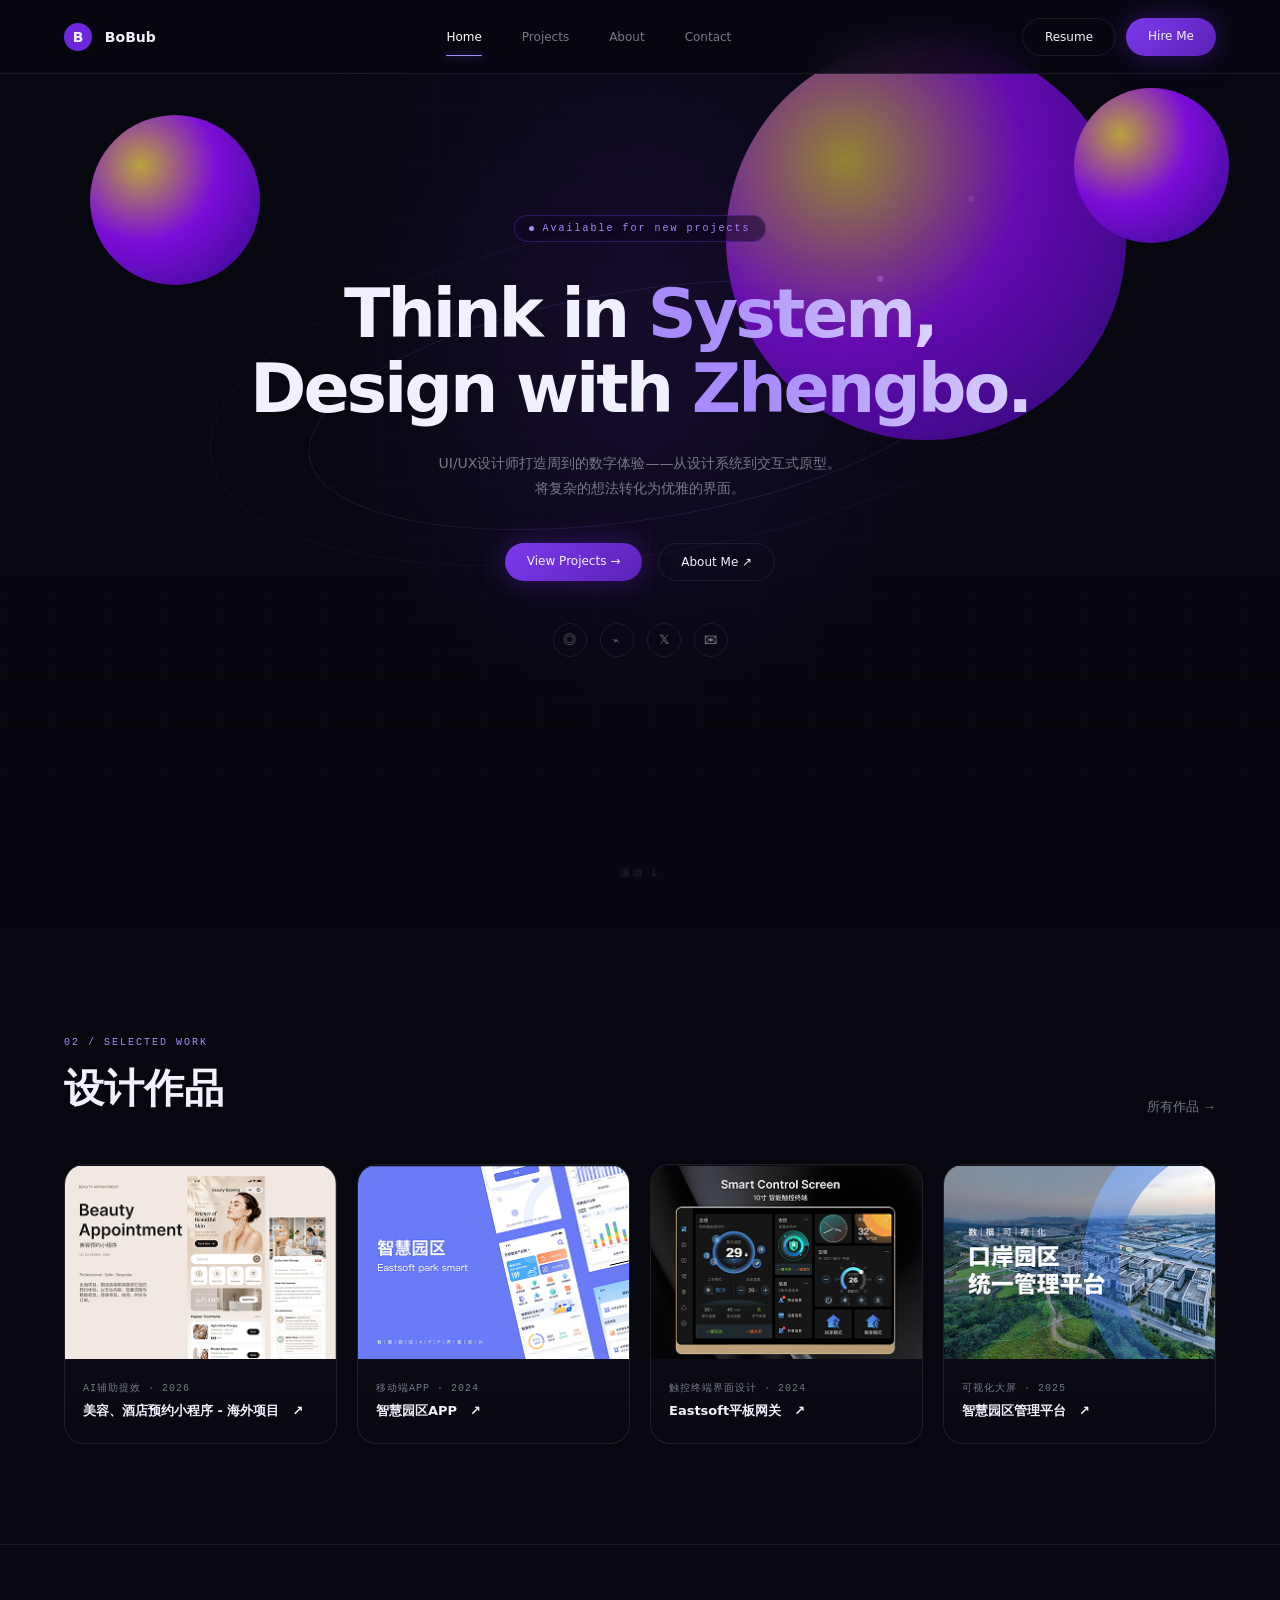
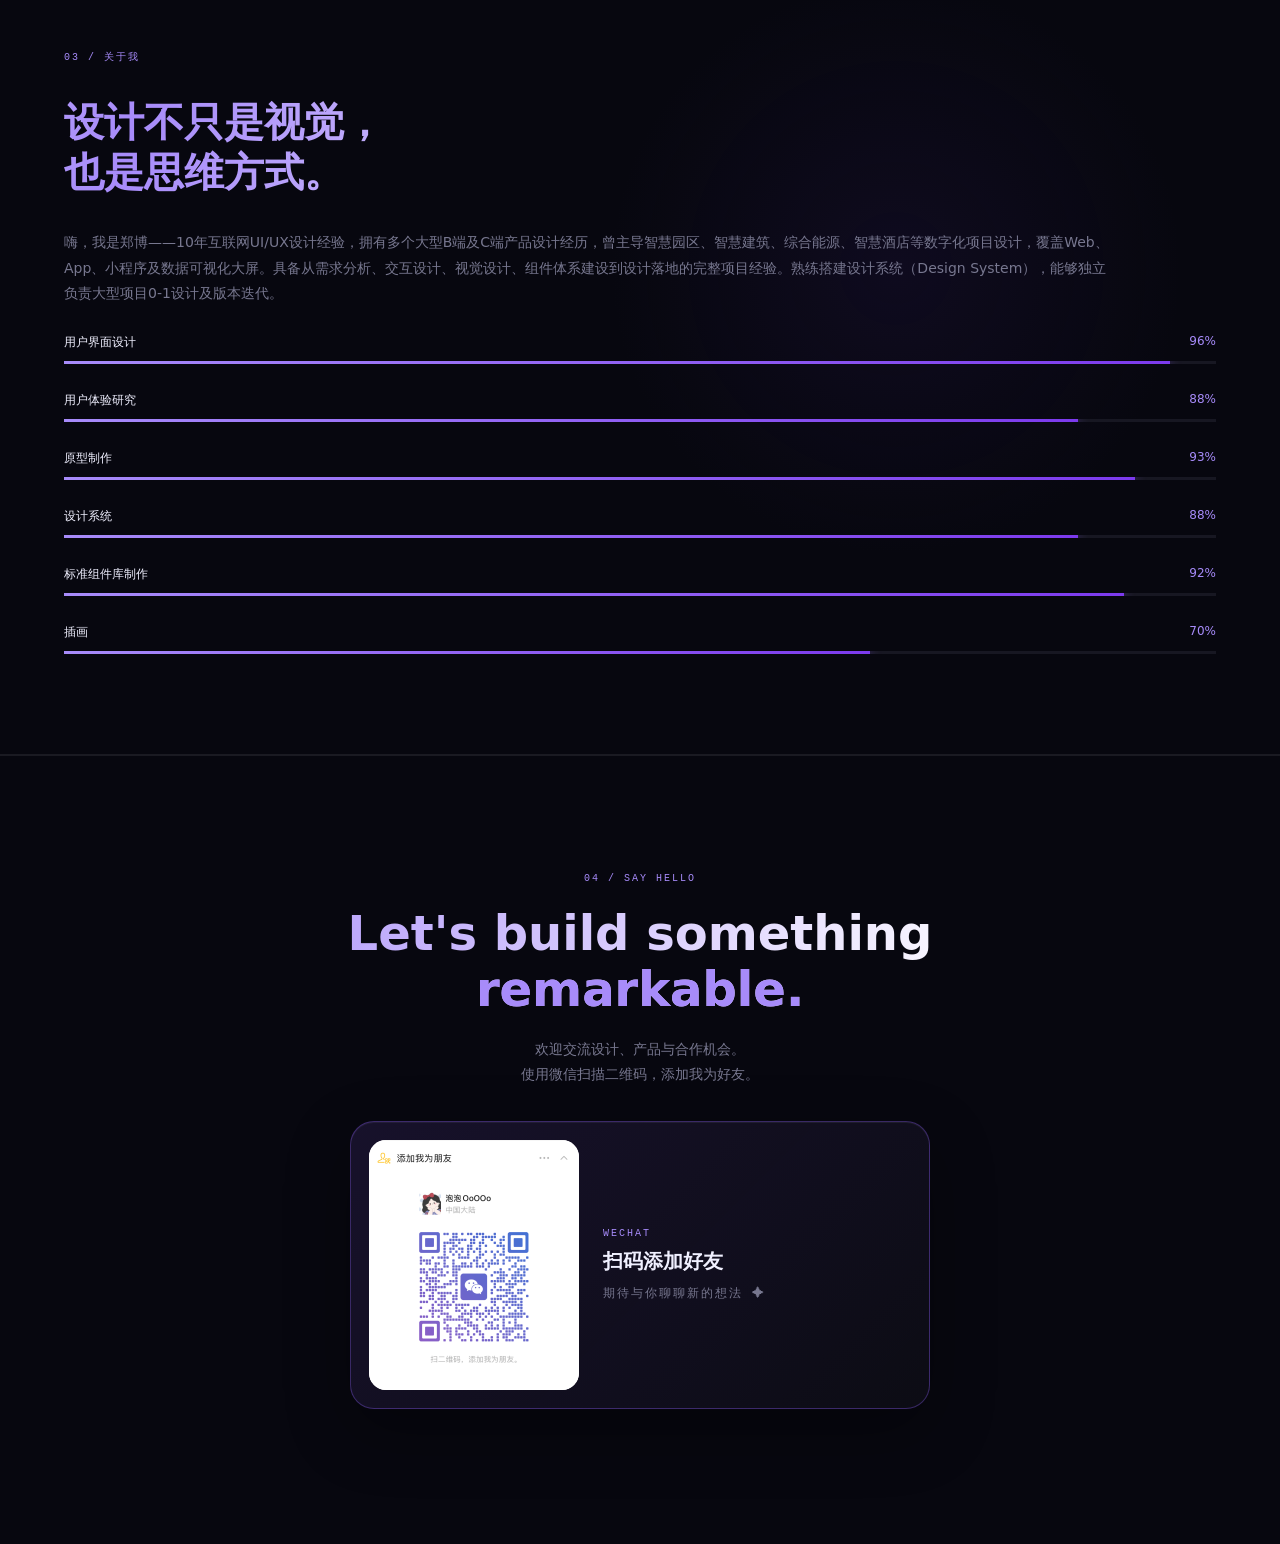
<file: index.html>
<!doctype html><html lang="zh-CN"><head><meta charset="UTF-8"><meta name="viewport" content="width=device-width,initial-scale=1"><title>BoBub — 个人作品集</title><link rel="stylesheet" href="style.css?v=merged-work-1"></head><body>
<header><a class="brand" href="#home"><b>B</b> BoBub</a><button class="menu" aria-label="打开菜单">☰</button><nav><a href="#home">Home</a><a href="#projects">Projects</a><a href="#about">About</a><a href="#contact">Contact</a></nav><div class="actions"><a href="#about">Resume</a><a class="primary" href="#contact">Hire Me</a></div></header>
<main><section id="home" class="hero"><div class="hero-glow" aria-hidden="true"></div><div class="hero-orbits" aria-hidden="true"><i></i><i></i></div><div class="orb one" aria-hidden="true"></div><div class="orb two" aria-hidden="true"></div><div class="orb three" aria-hidden="true"></div><div class="available"><i></i> Available for new projects</div><h1>Think in <em>System,</em><br>Design with <em>Zhengbo.</em></h1><p>UI/UX设计师打造周到的数字体验——从设计系统到交互式原型。<br>将复杂的想法转化为优雅的界面。</p><div class="hero-buttons"><a class="primary" href="#projects">View Projects →</a><a href="#about">About Me ↗</a></div><div class="socials"><button aria-label="Instagram">◎</button><button aria-label="作品社区">⌁</button><button aria-label="X">𝕏</button><button aria-label="电子邮箱">✉</button></div><span class="scroll">滚动 <i>↓</i></span></section>
<section id="projects" class="work"><div class="section-head"><div><small>02 / SELECTED WORK</small><h2>设计作品</h2></div><button class="all-projects" id="toggle-projects" type="button" aria-expanded="false">所有作品 →</button></div><div class="grid" id="ui-grid"></div></section>
<section id="about" class="about"><small>03 / 关于我</small><h2>设计不只是视觉，<br>也是思维方式。</h2><p>嗨，我是郑博——10年互联网UI/UX设计经验，拥有多个大型B端及C端产品设计经历，曾主导智慧园区、智慧建筑、综合能源、智慧酒店等数字化项目设计，覆盖Web、App、小程序及数据可视化大屏。具备从需求分析、交互设计、视觉设计、组件体系建设到设计落地的完整项目经验。熟练搭建设计系统（Design System），能够独立负责大型项目0-1设计及版本迭代。</p><div id="skills"></div></section>
<section id="contact" class="contact"><small>04 / SAY HELLO</small><h2>Let's build something<br><em>remarkable.</em></h2><p>欢迎交流设计、产品与合作机会。<br>使用微信扫描二维码，添加我为好友。</p><div class="wechat-card"><div class="wechat-qr"><img src="assets/wechat-qr.png" alt="微信添加好友二维码"></div><div class="wechat-copy"><span>WECHAT</span><strong>扫码添加好友</strong><small>期待与你聊聊新的想法 ✦</small></div></div><footer><span>© 2024 Zhengbo. All rights reserved.</span><span>Designed & built with passion ✦</span></footer></section></main><script src="script.js?v=visual-cover-3"></script></body></html>
</file>
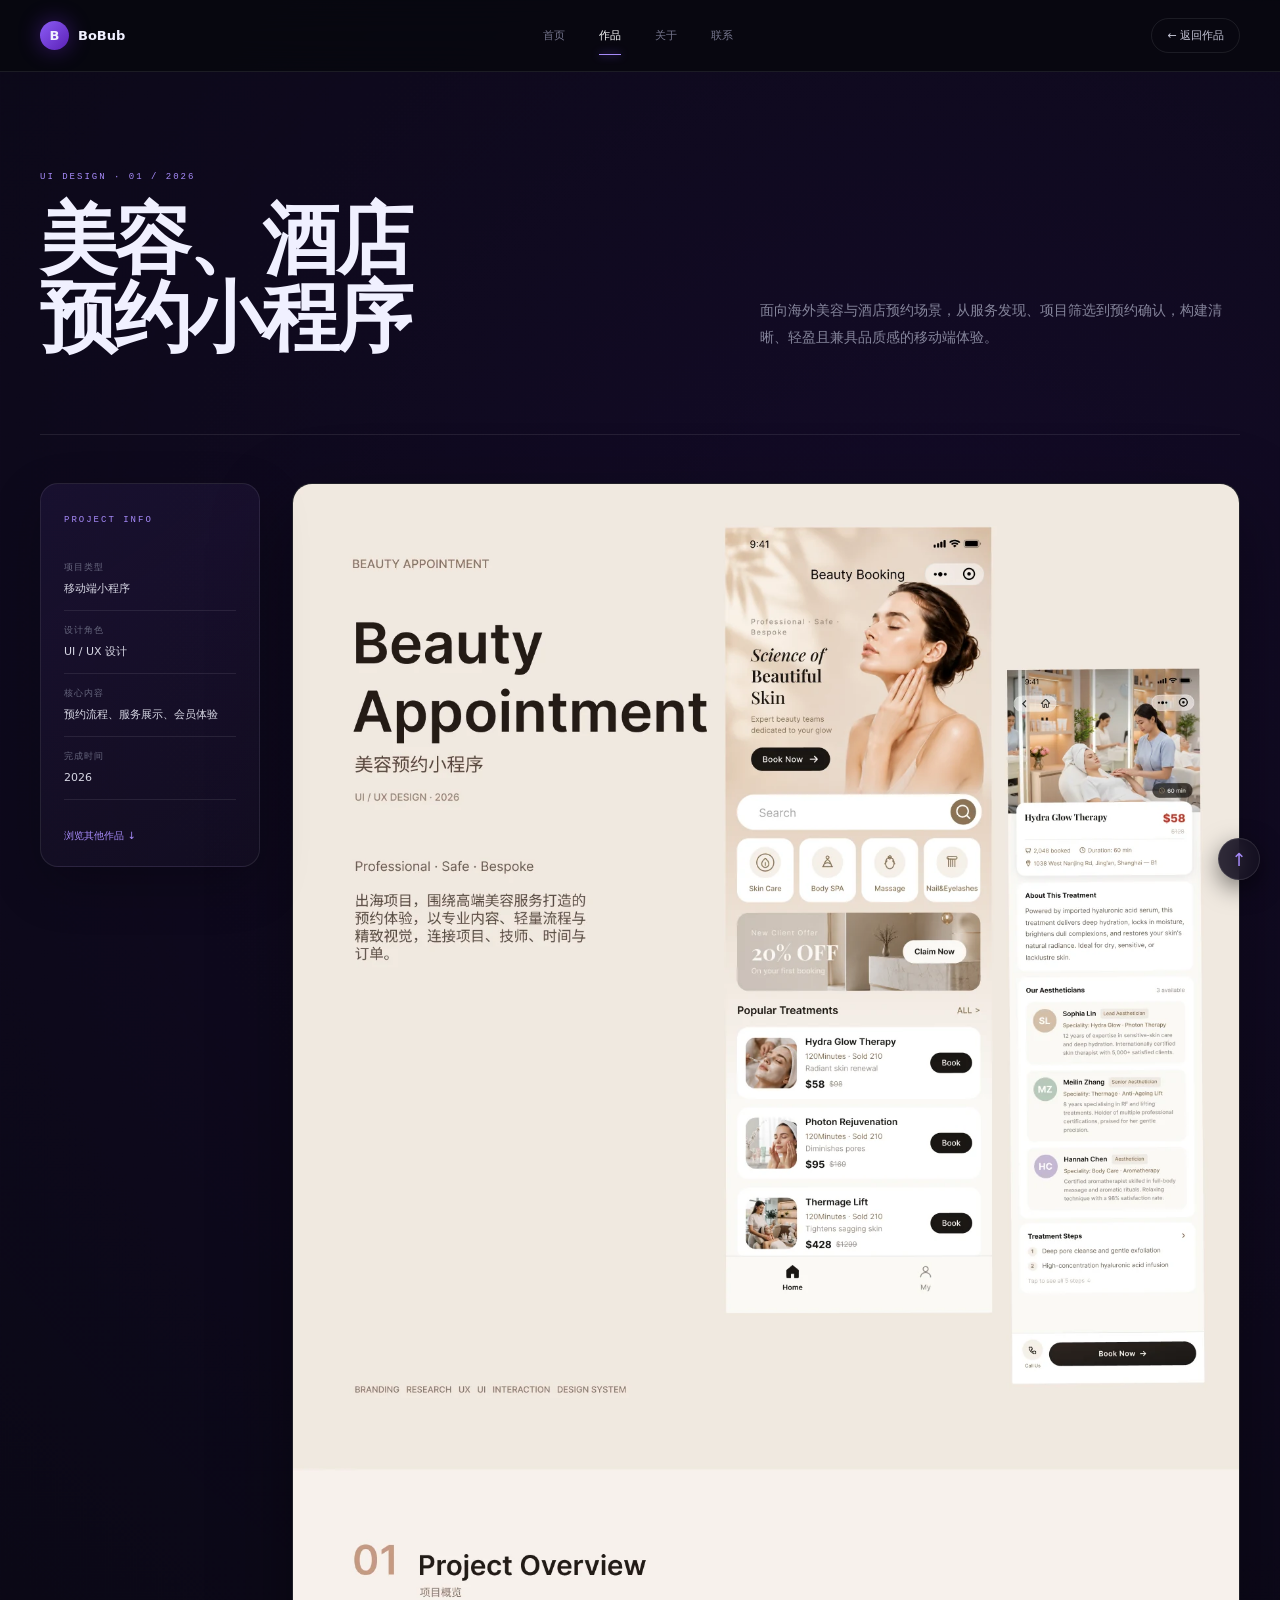
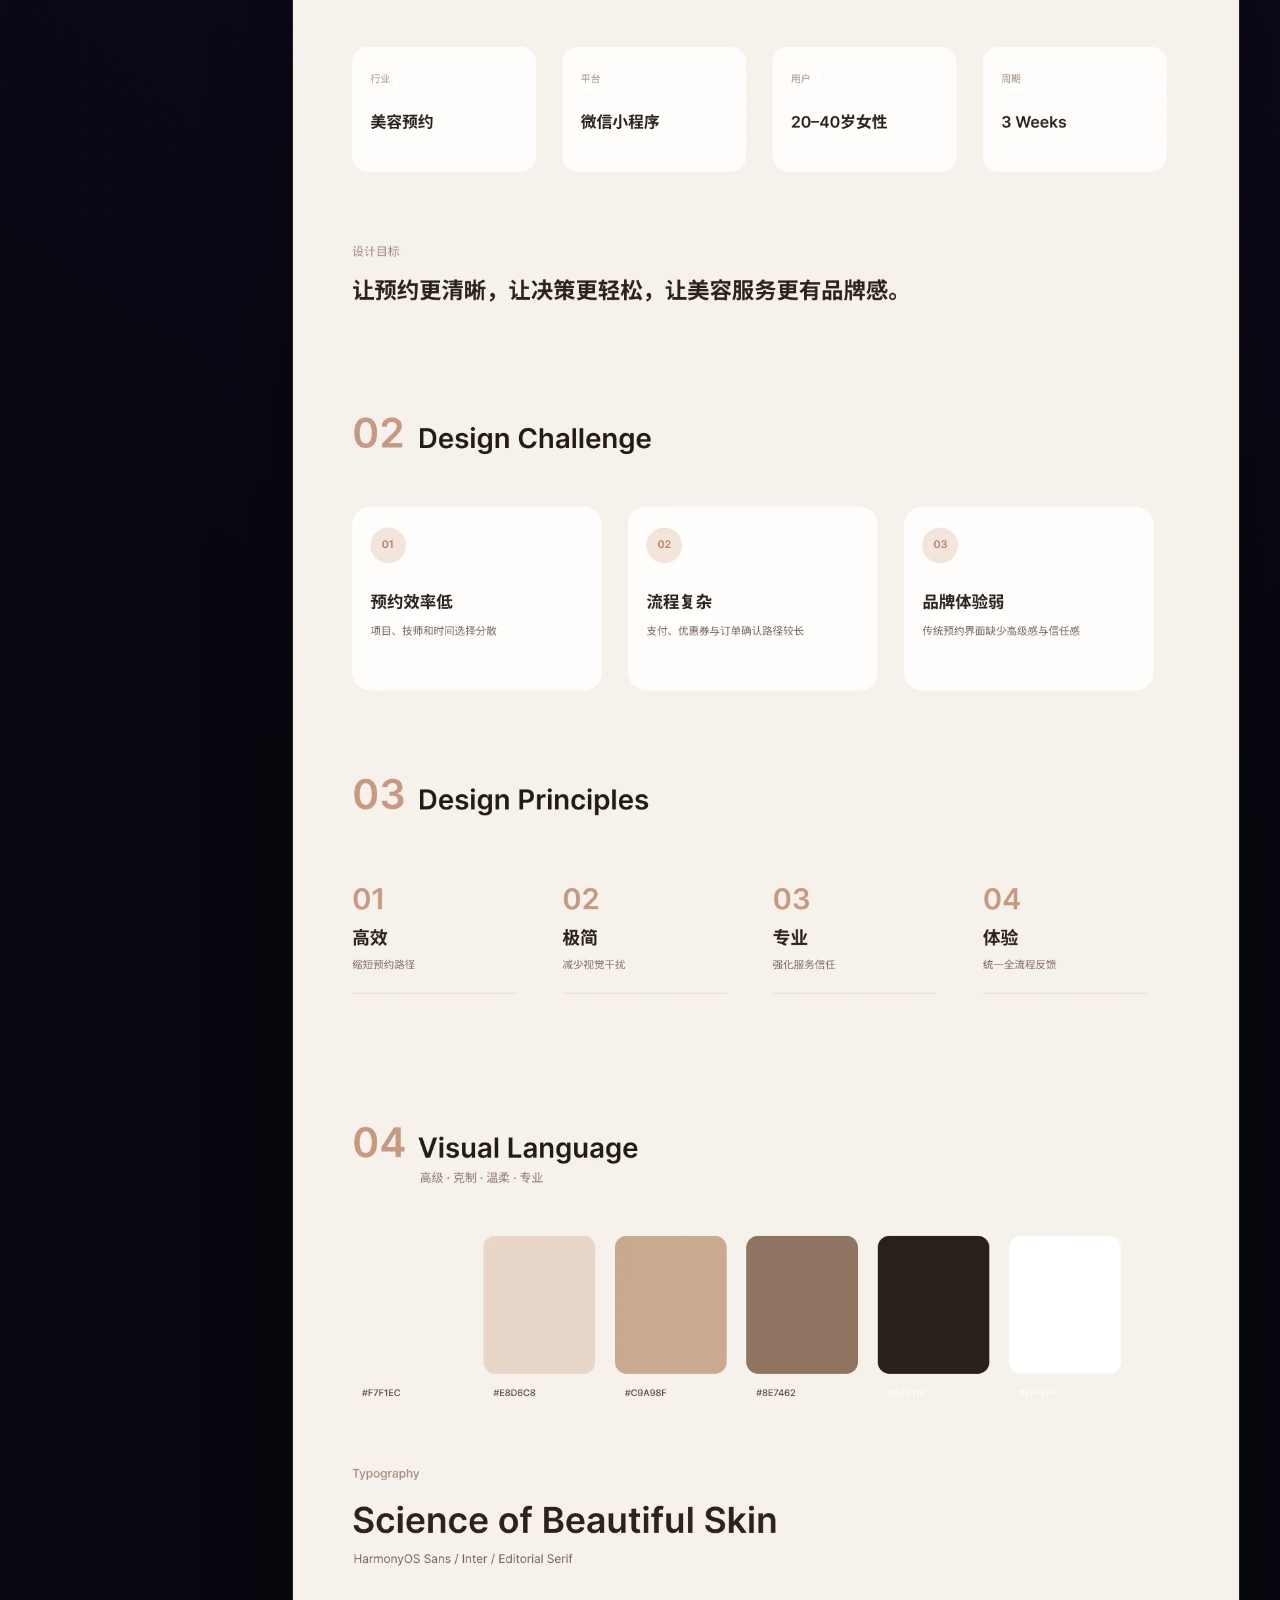
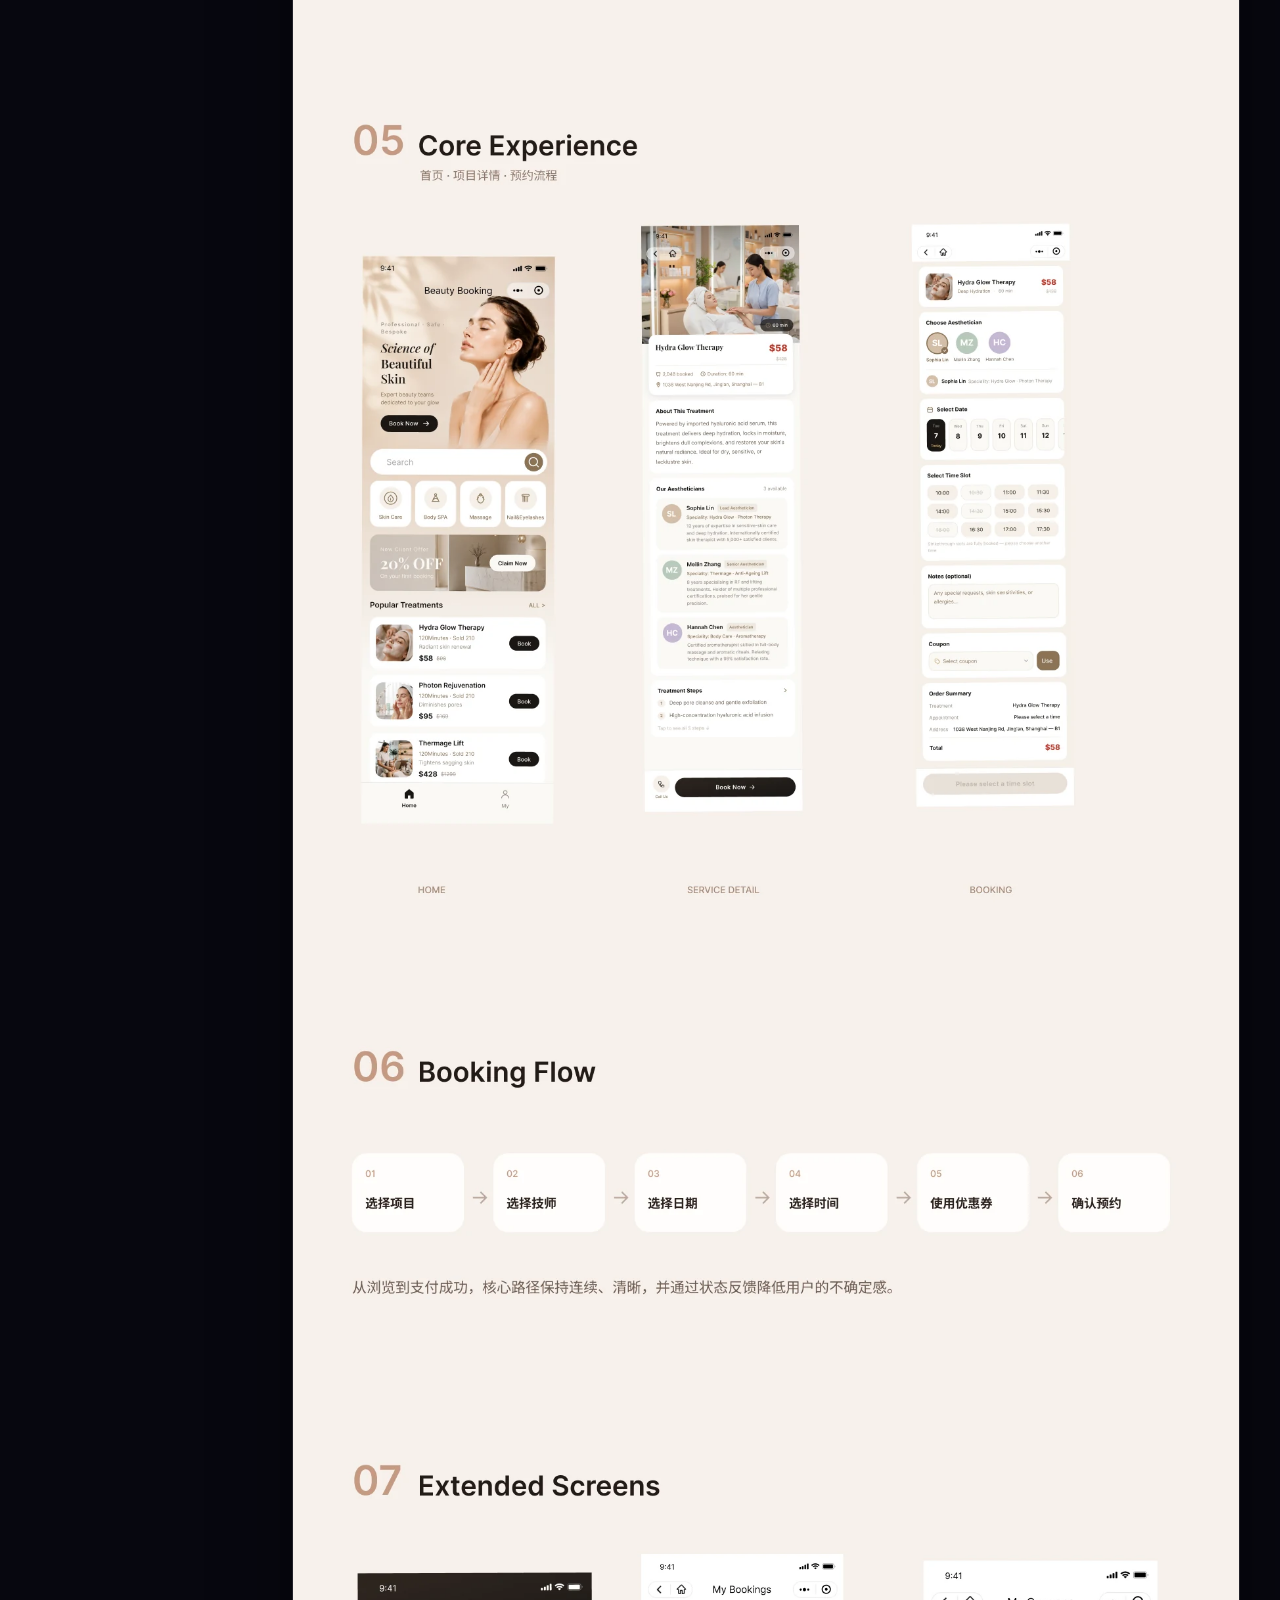
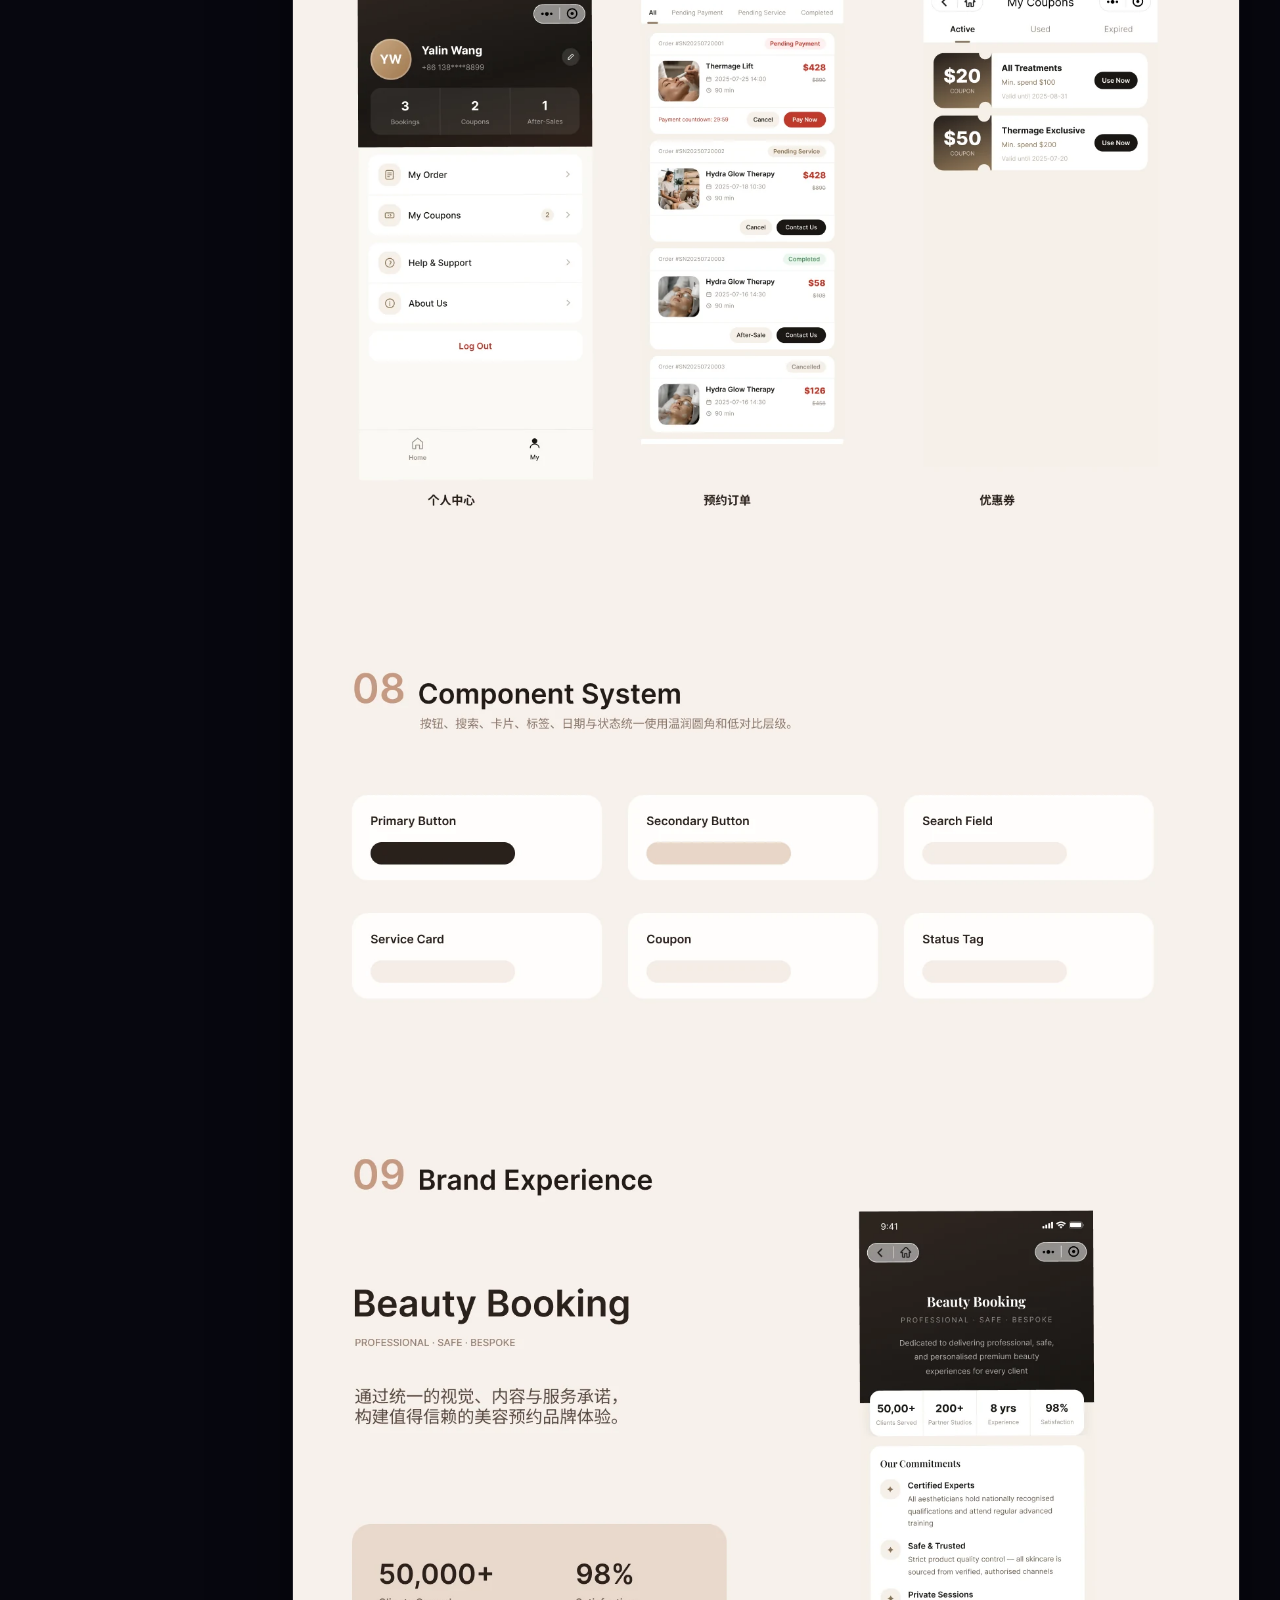
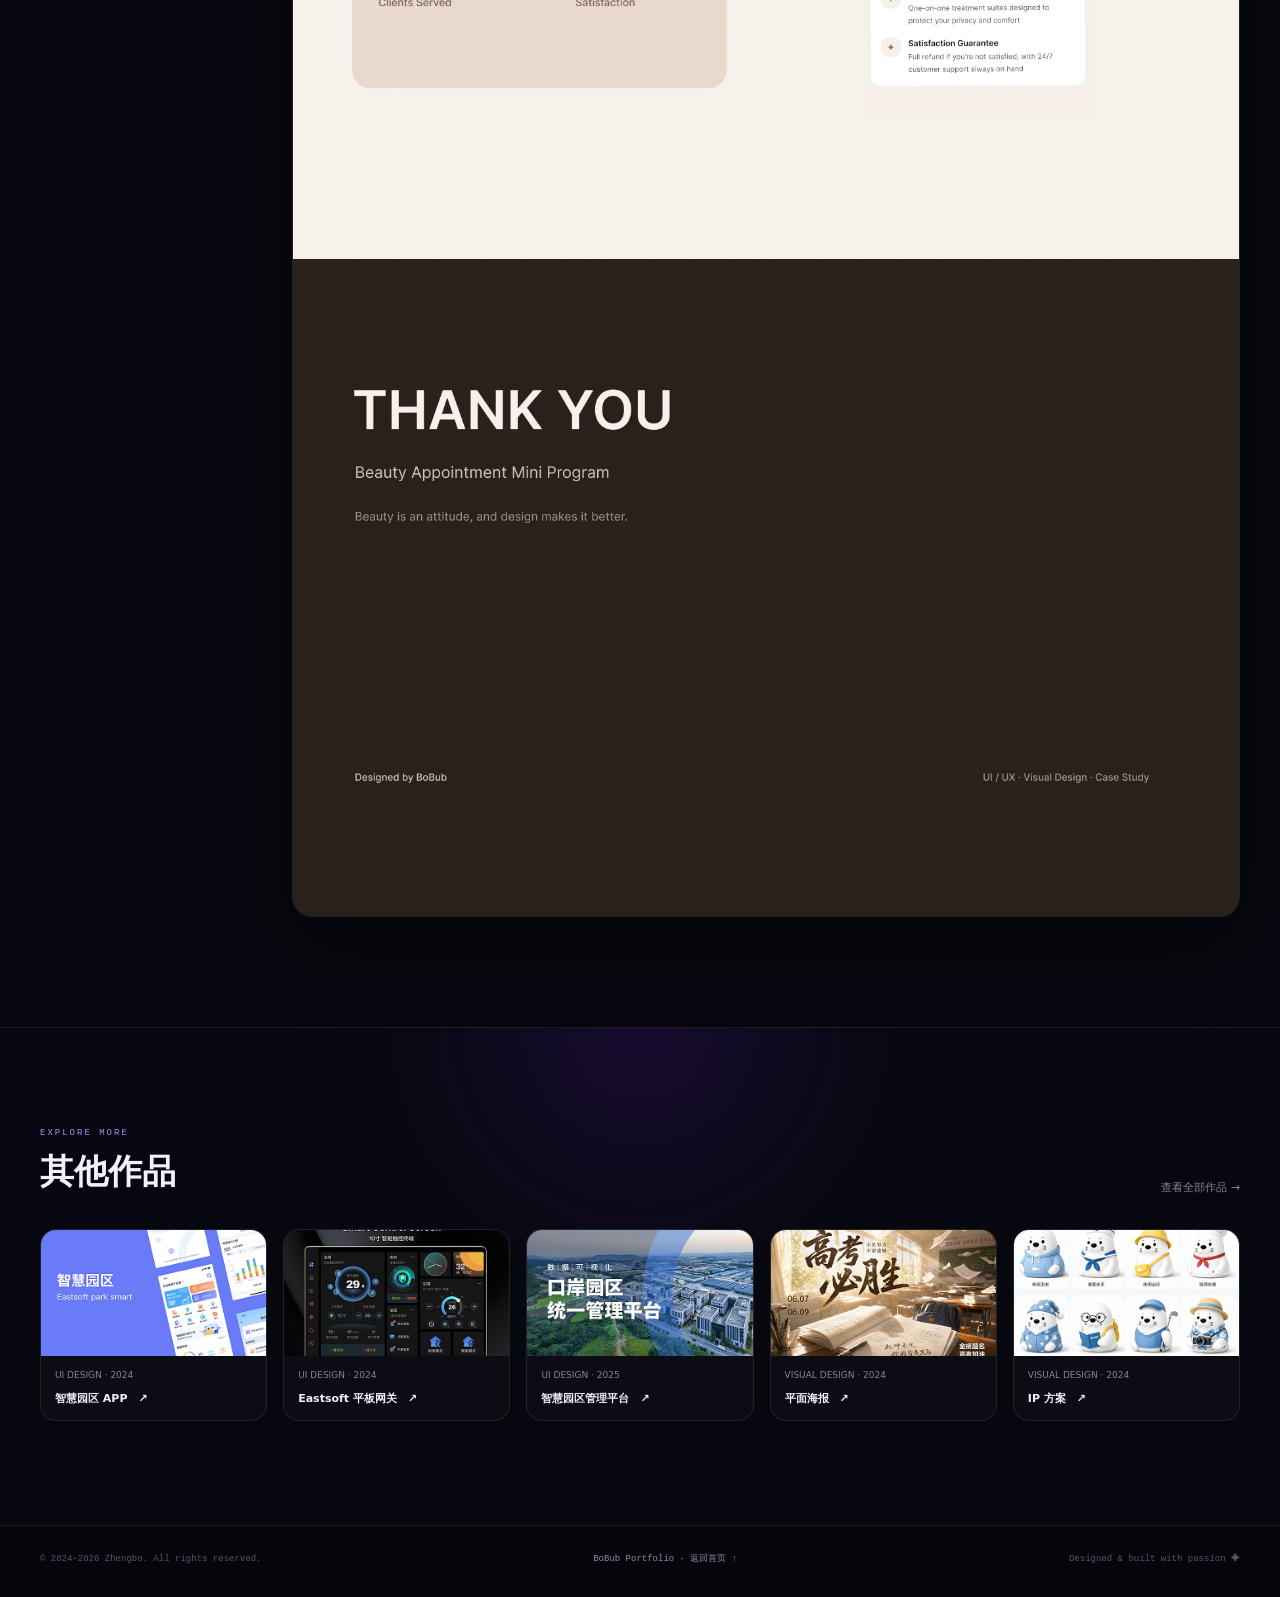
<file: beauty.html>
<!doctype html><html lang="zh-CN"><head><meta charset="UTF-8"><meta name="viewport" content="width=device-width,initial-scale=1"><title>美容预约小程序 — BoBub</title><link rel="stylesheet" href="detail.css?v=layout-2"></head><body id="top"><header class="detail-header"><div class="detail-header-inner"><a class="detail-brand" href="index.html#home"><b>B</b><span>BoBub</span></a><nav class="detail-site-nav"><a href="index.html#home">首页</a><a class="active" href="index.html#projects">作品</a><a href="index.html#about">关于</a><a href="index.html#contact">联系</a></nav><a class="detail-back" href="index.html#projects">← 返回作品</a></div></header><section class="project-hero"><div><small>UI DESIGN · 01 / 2026</small><h1>美容、酒店<br>预约小程序</h1></div><p>面向海外美容与酒店预约场景，从服务发现、项目筛选到预约确认，构建清晰、轻盈且兼具品质感的移动端体验。</p></section><div class="detail-layout"><aside class="project-sidebar"><small>PROJECT INFO</small><dl><div><dt>项目类型</dt><dd>移动端小程序</dd></div><div><dt>设计角色</dt><dd>UI / UX 设计</dd></div><div><dt>核心内容</dt><dd>预约流程、服务展示、会员体验</dd></div><div><dt>完成时间</dt><dd>2026</dd></div></dl><a href="#related">浏览其他作品 ↓</a></aside><main class="detail-content detail-images"><img src="assets/美容预约作品/美容预约小程序.webp" alt="美容预约小程序完整设计"></main></div><div id="related-anchor"></div><a class="back-top" href="#top" aria-label="返回顶部">↑</a><script src="detail-related.js?v=layout-2"></script></body></html>
</file>
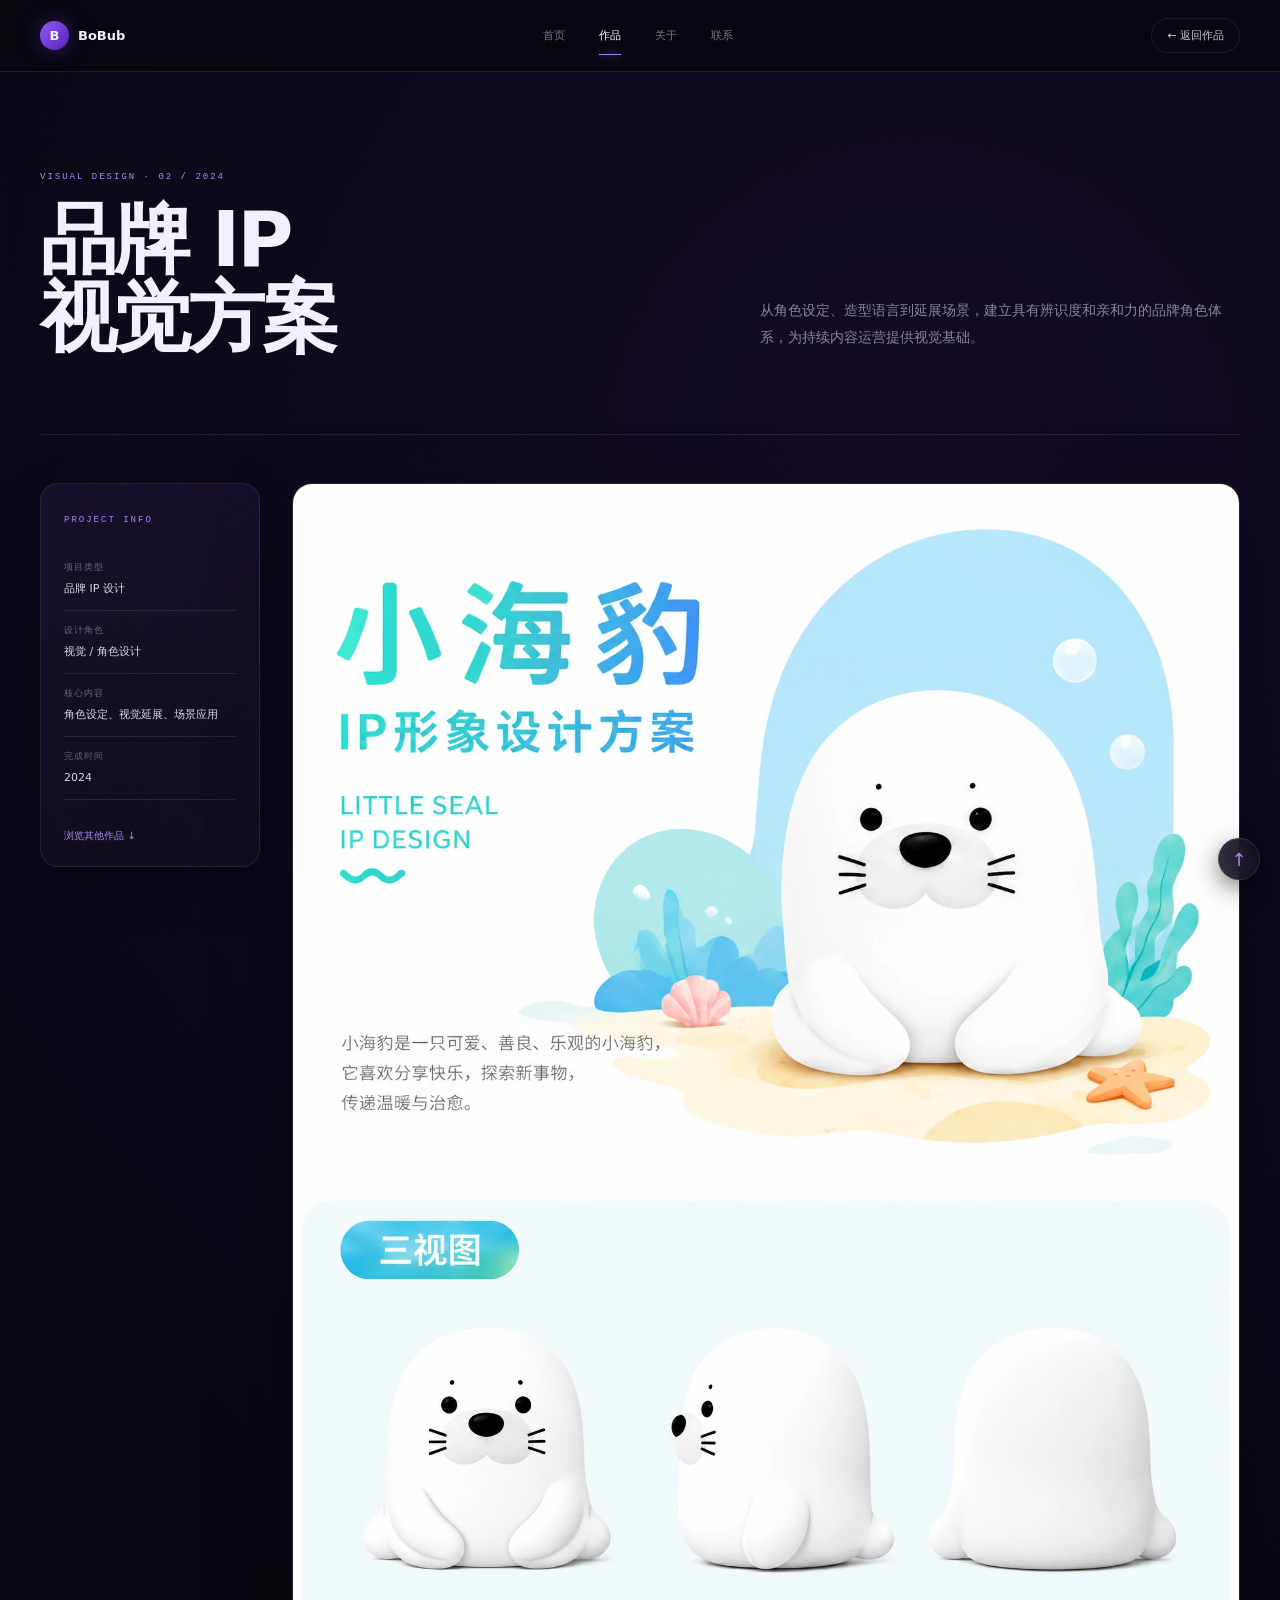
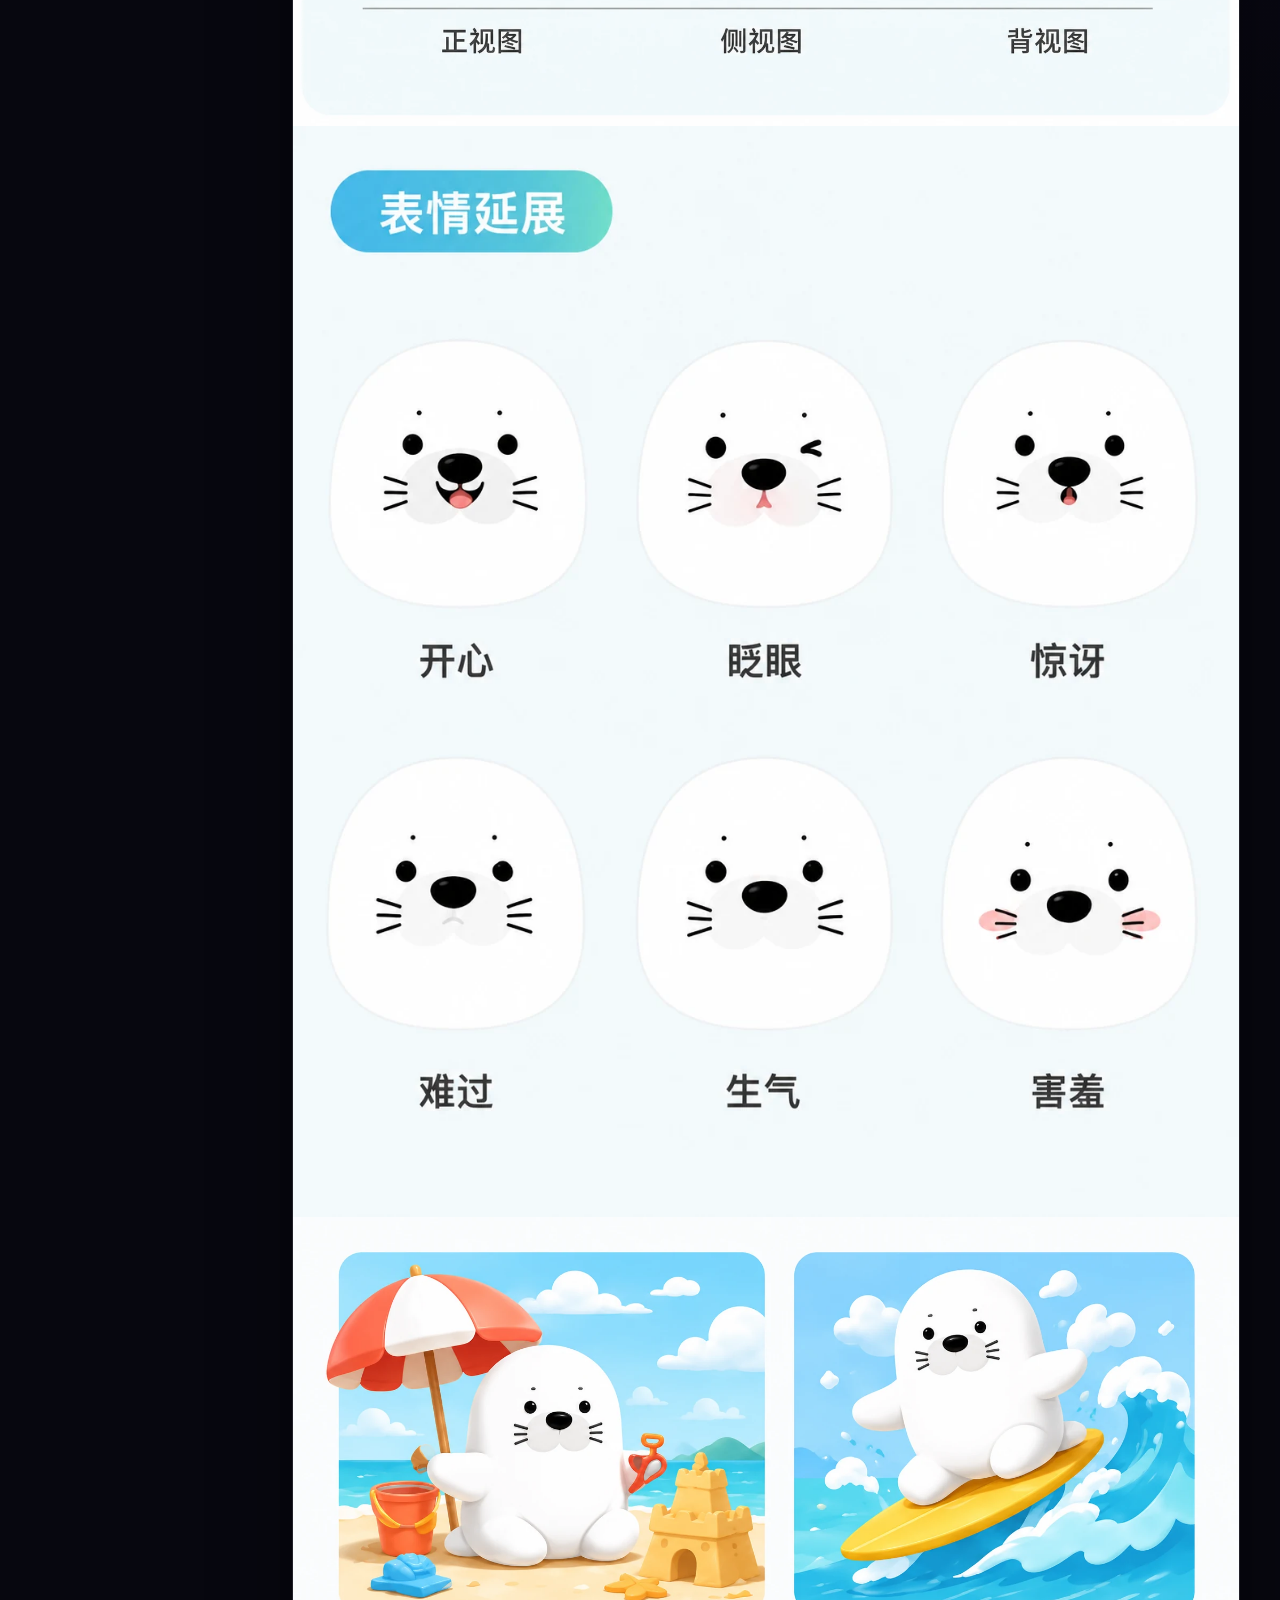
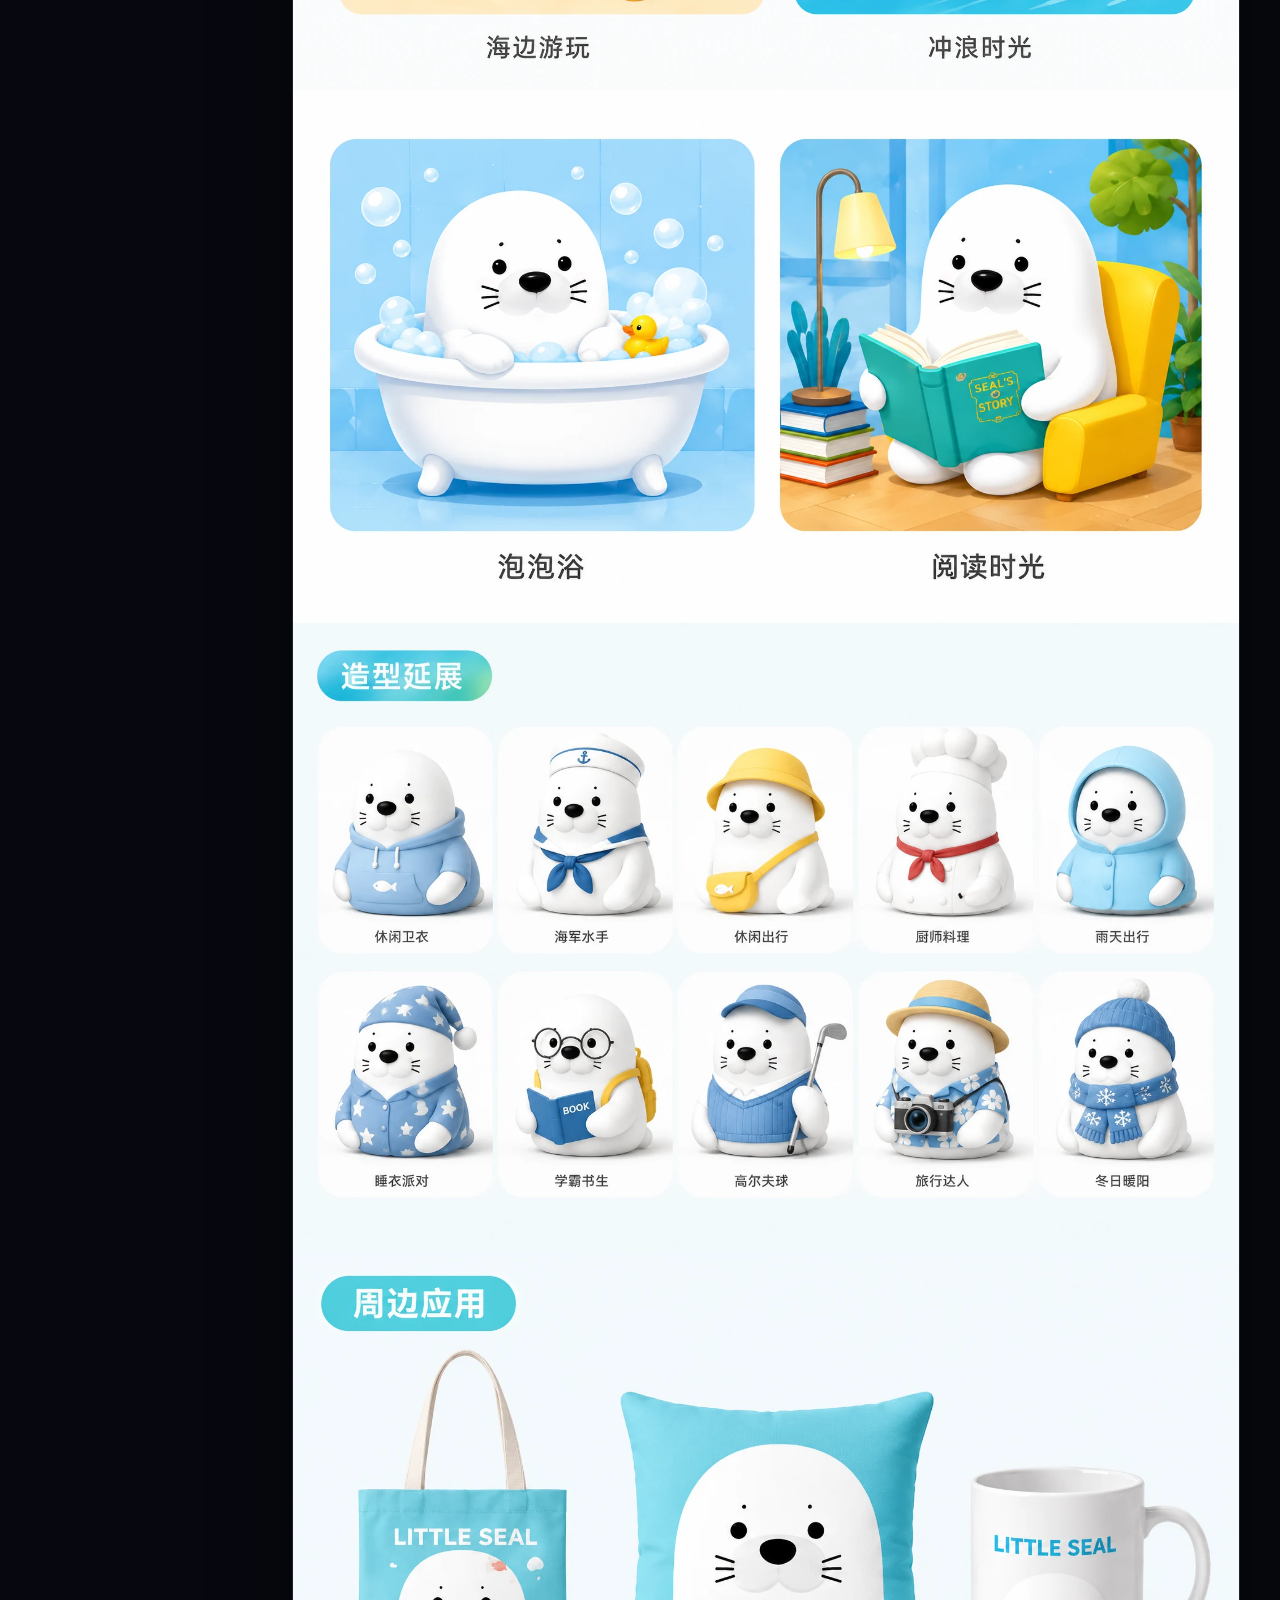
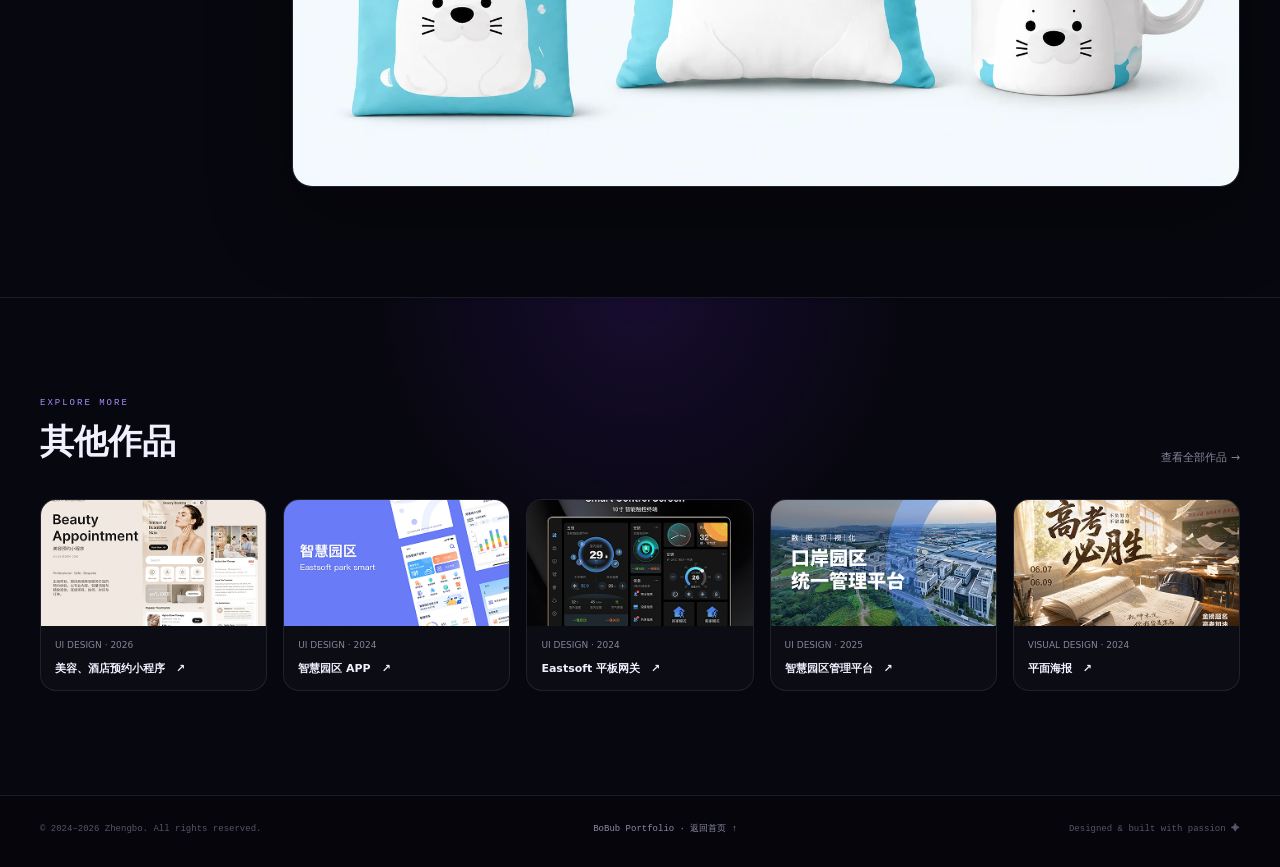
<file: ip-design.html>
<!doctype html><html lang="zh-CN"><head><meta charset="UTF-8"><meta name="viewport" content="width=device-width,initial-scale=1"><title>IP 方案 — BoBub</title><link rel="stylesheet" href="detail.css?v=layout-2"></head><body id="top"><header class="detail-header"><div class="detail-header-inner"><a class="detail-brand" href="index.html#home"><b>B</b><span>BoBub</span></a><nav class="detail-site-nav"><a href="index.html#home">首页</a><a class="active" href="index.html#projects">作品</a><a href="index.html#about">关于</a><a href="index.html#contact">联系</a></nav><a class="detail-back" href="index.html#projects">← 返回作品</a></div></header><section class="project-hero"><div><small>VISUAL DESIGN · 02 / 2024</small><h1>品牌 IP<br>视觉方案</h1></div><p>从角色设定、造型语言到延展场景，建立具有辨识度和亲和力的品牌角色体系，为持续内容运营提供视觉基础。</p></section><div class="detail-layout"><aside class="project-sidebar"><small>PROJECT INFO</small><dl><div><dt>项目类型</dt><dd>品牌 IP 设计</dd></div><div><dt>设计角色</dt><dd>视觉 / 角色设计</dd></div><div><dt>核心内容</dt><dd>角色设定、视觉延展、场景应用</dd></div><div><dt>完成时间</dt><dd>2024</dd></div></dl><a href="#related">浏览其他作品 ↓</a></aside><main class="detail-content detail-images"><img src="assets/IP设计/IP设计1.webp" alt="IP 方案设计 1"><img src="assets/IP设计/IP设计2.webp" alt="IP 方案设计 2"><img src="assets/IP设计/IP设计3.webp" alt="IP 方案设计 3"><img src="assets/IP设计/IP设计4.webp" alt="IP 方案设计 4"><img src="assets/IP设计/IP设计5.webp" alt="IP 方案设计 5"><img src="assets/IP设计/IP设计6.webp" alt="IP 方案设计 6"><img src="assets/IP设计/IP设计7.webp" alt="IP 方案设计 7"></main></div><div id="related-anchor"></div><a class="back-top" href="#top" aria-label="返回顶部">↑</a><script src="detail-related.js?v=layout-2"></script></body></html>
</file>
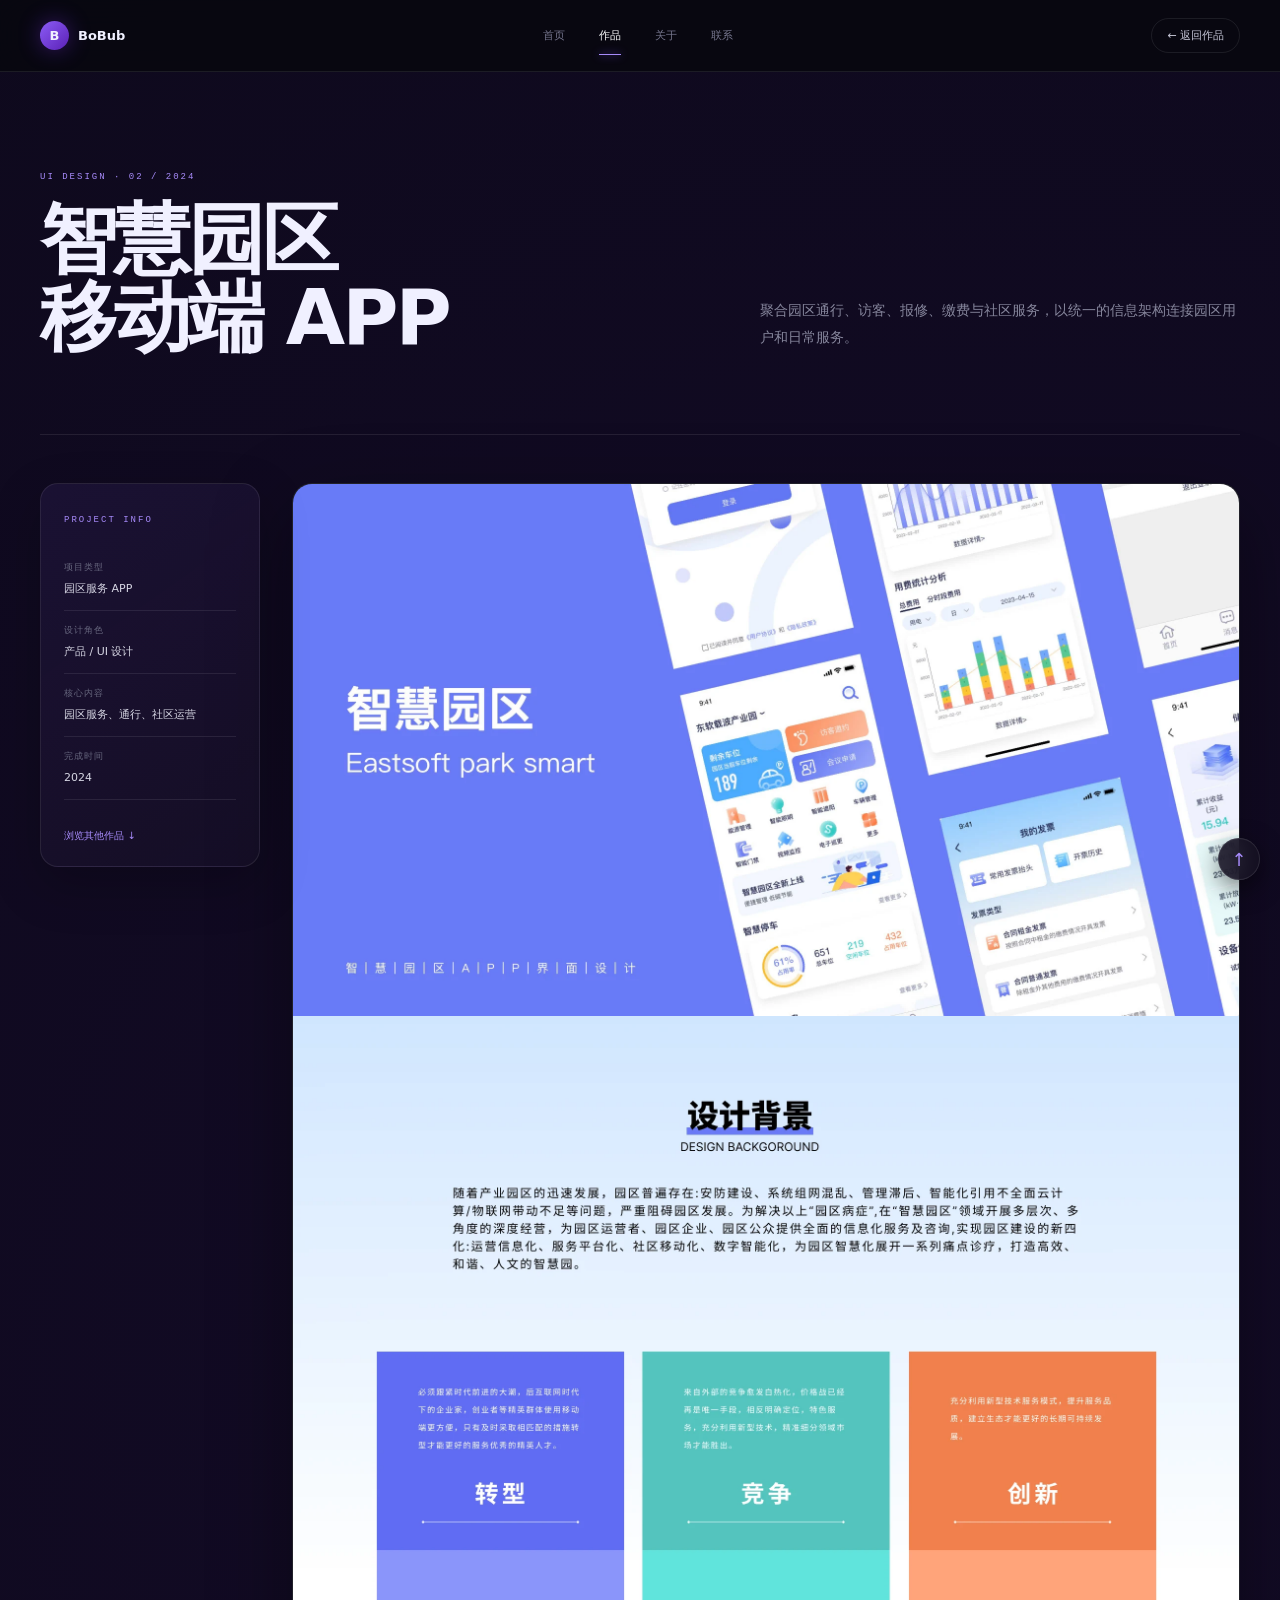
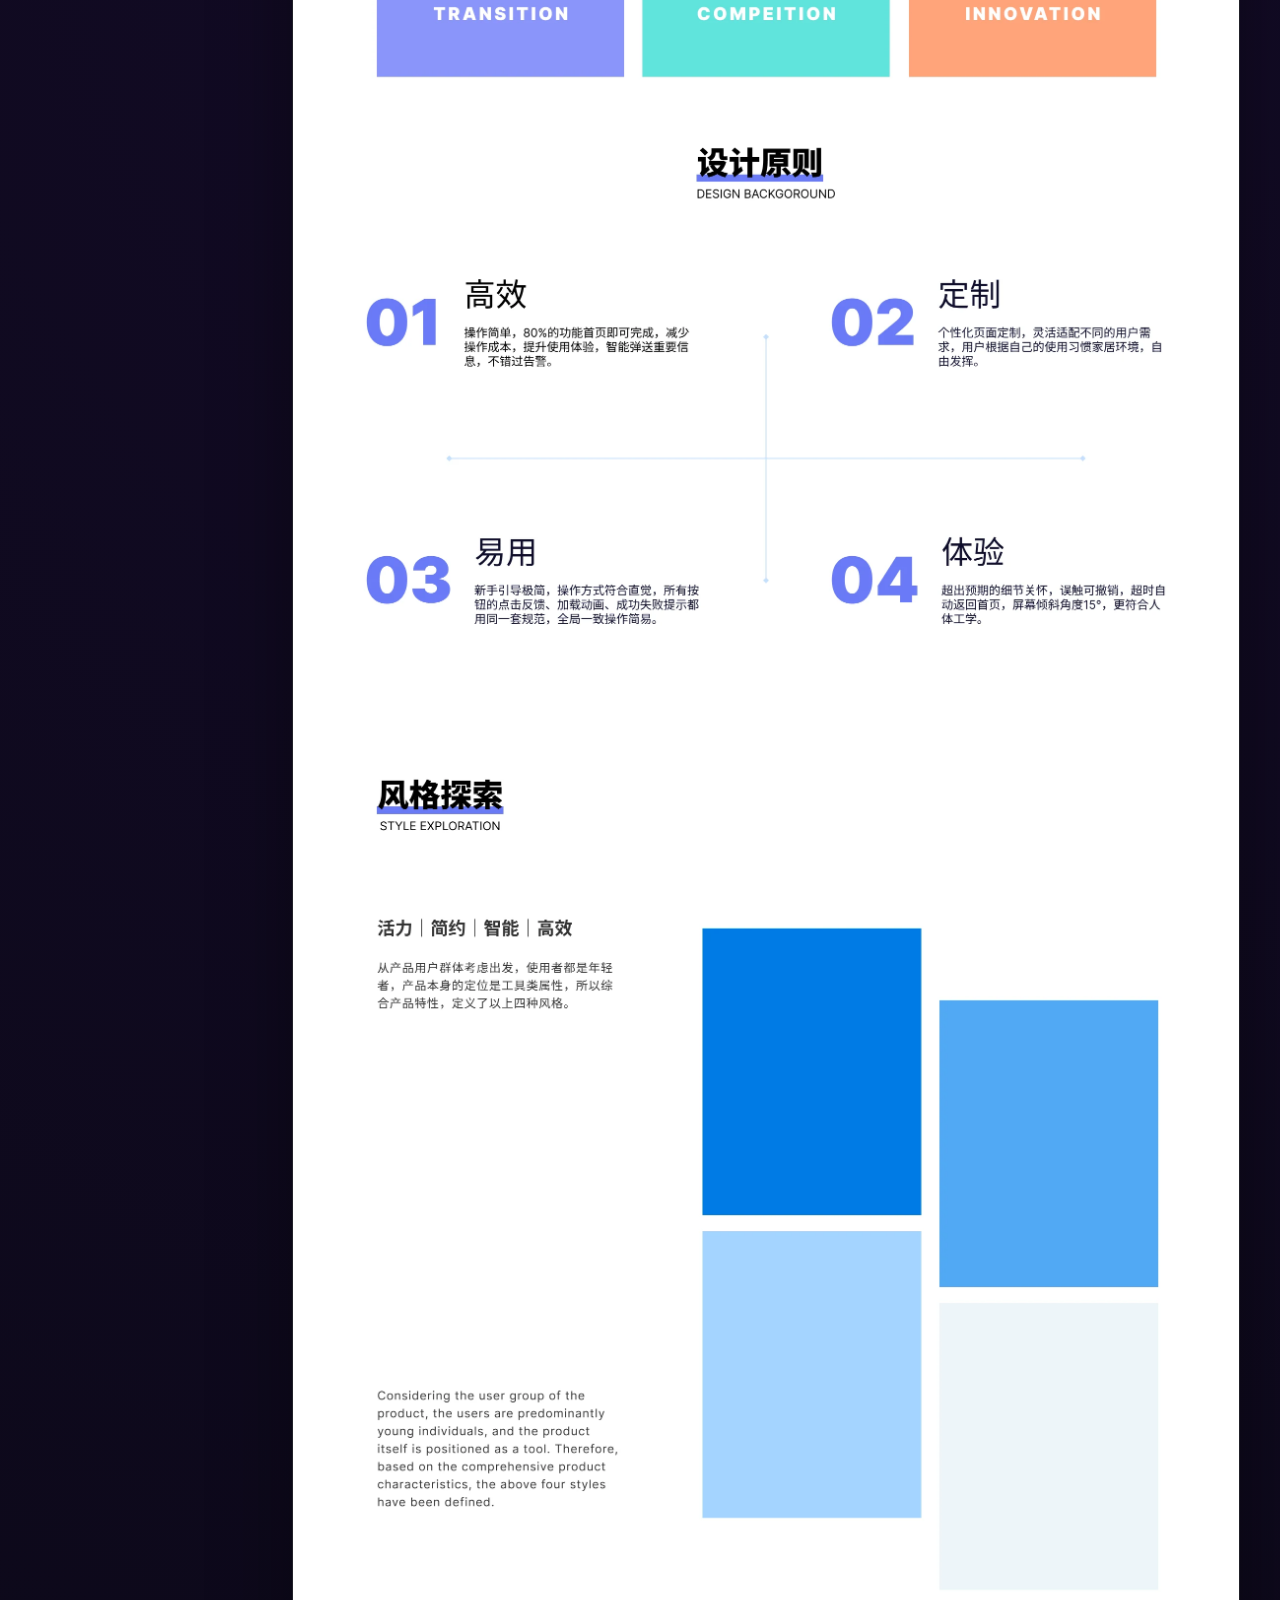
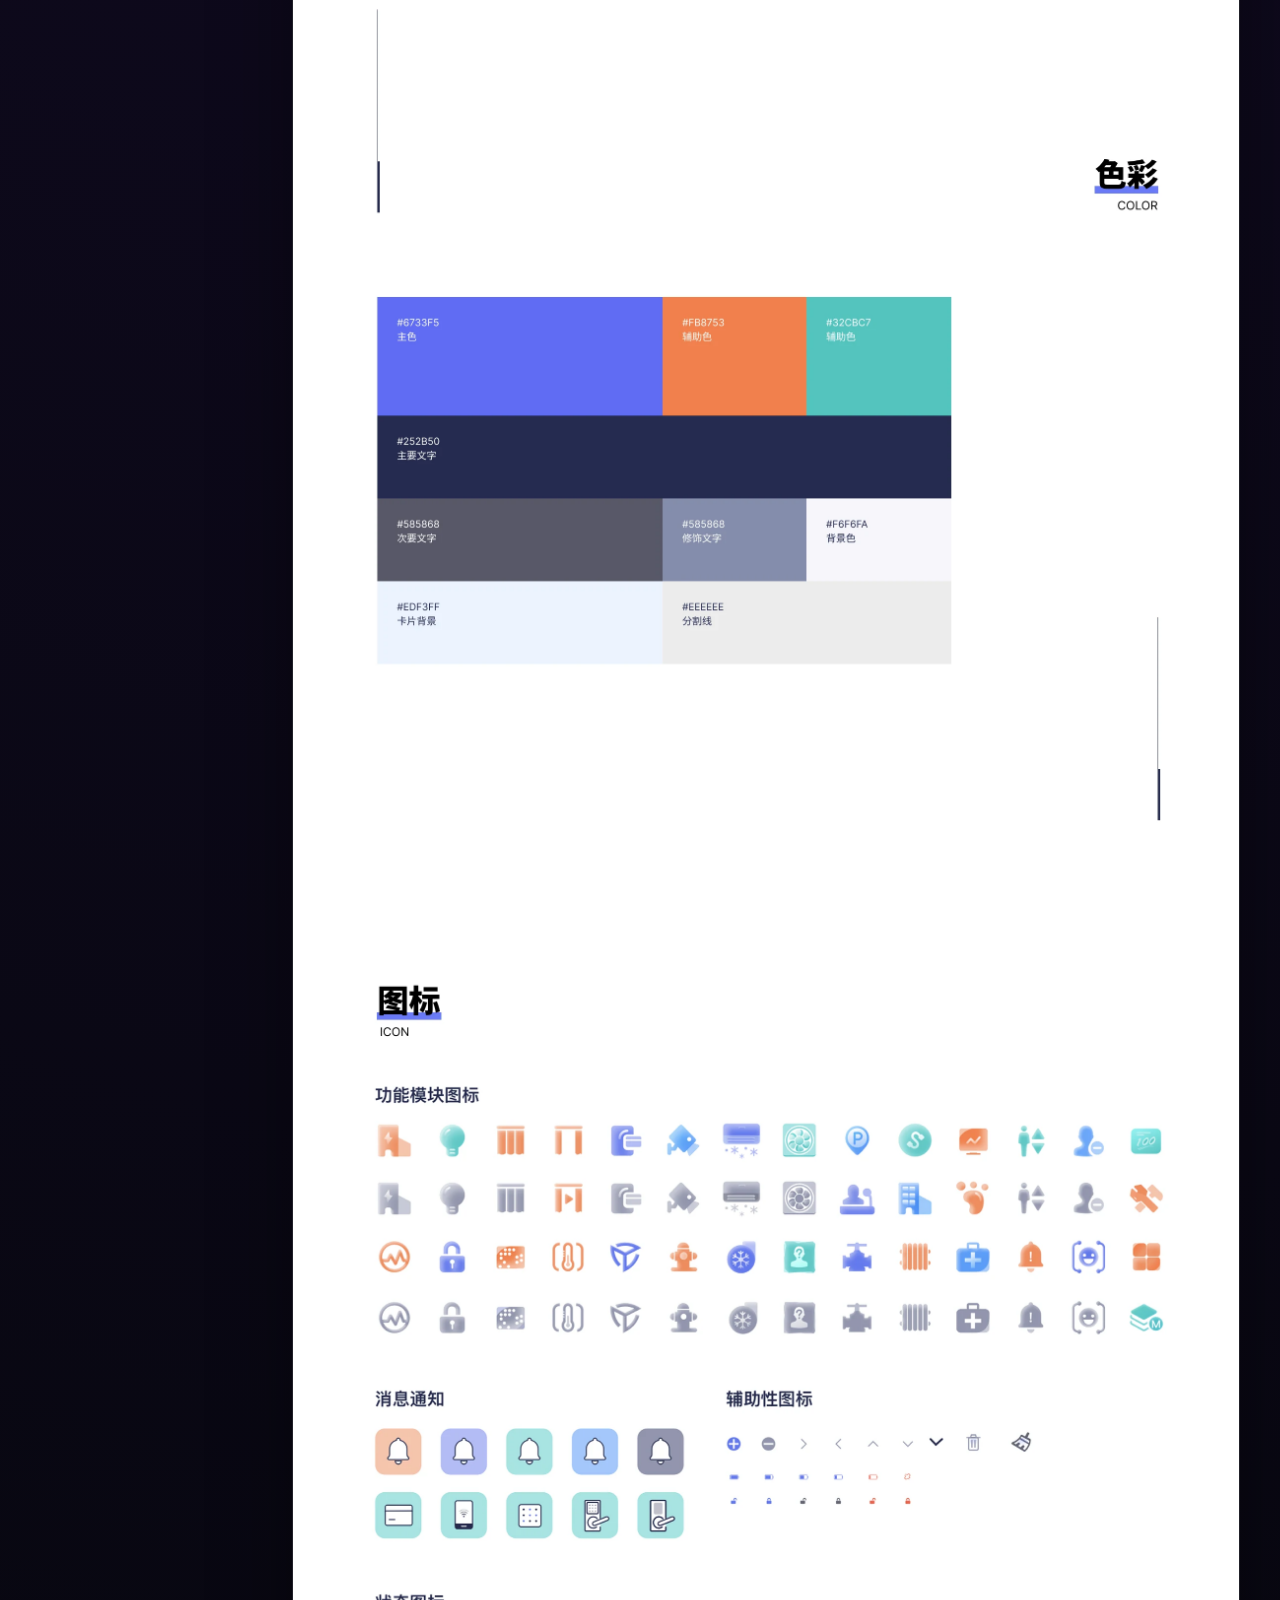
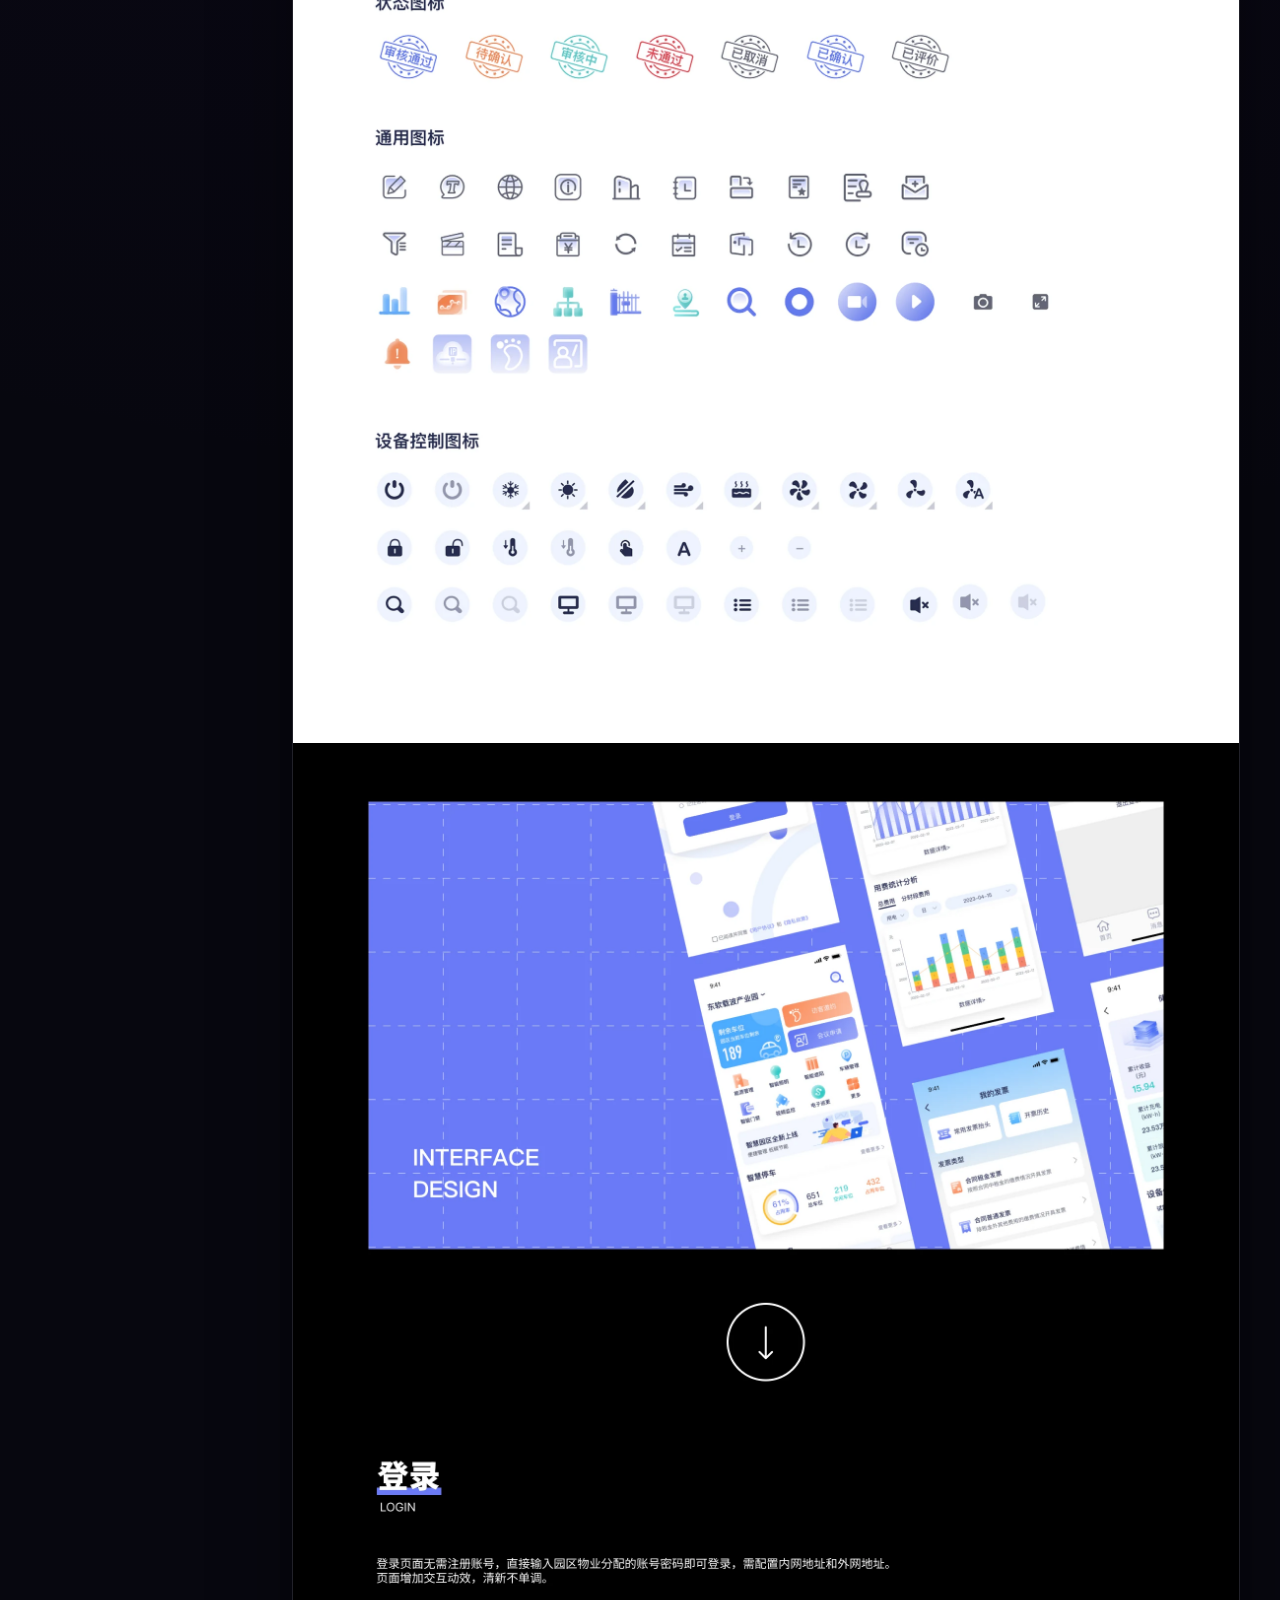
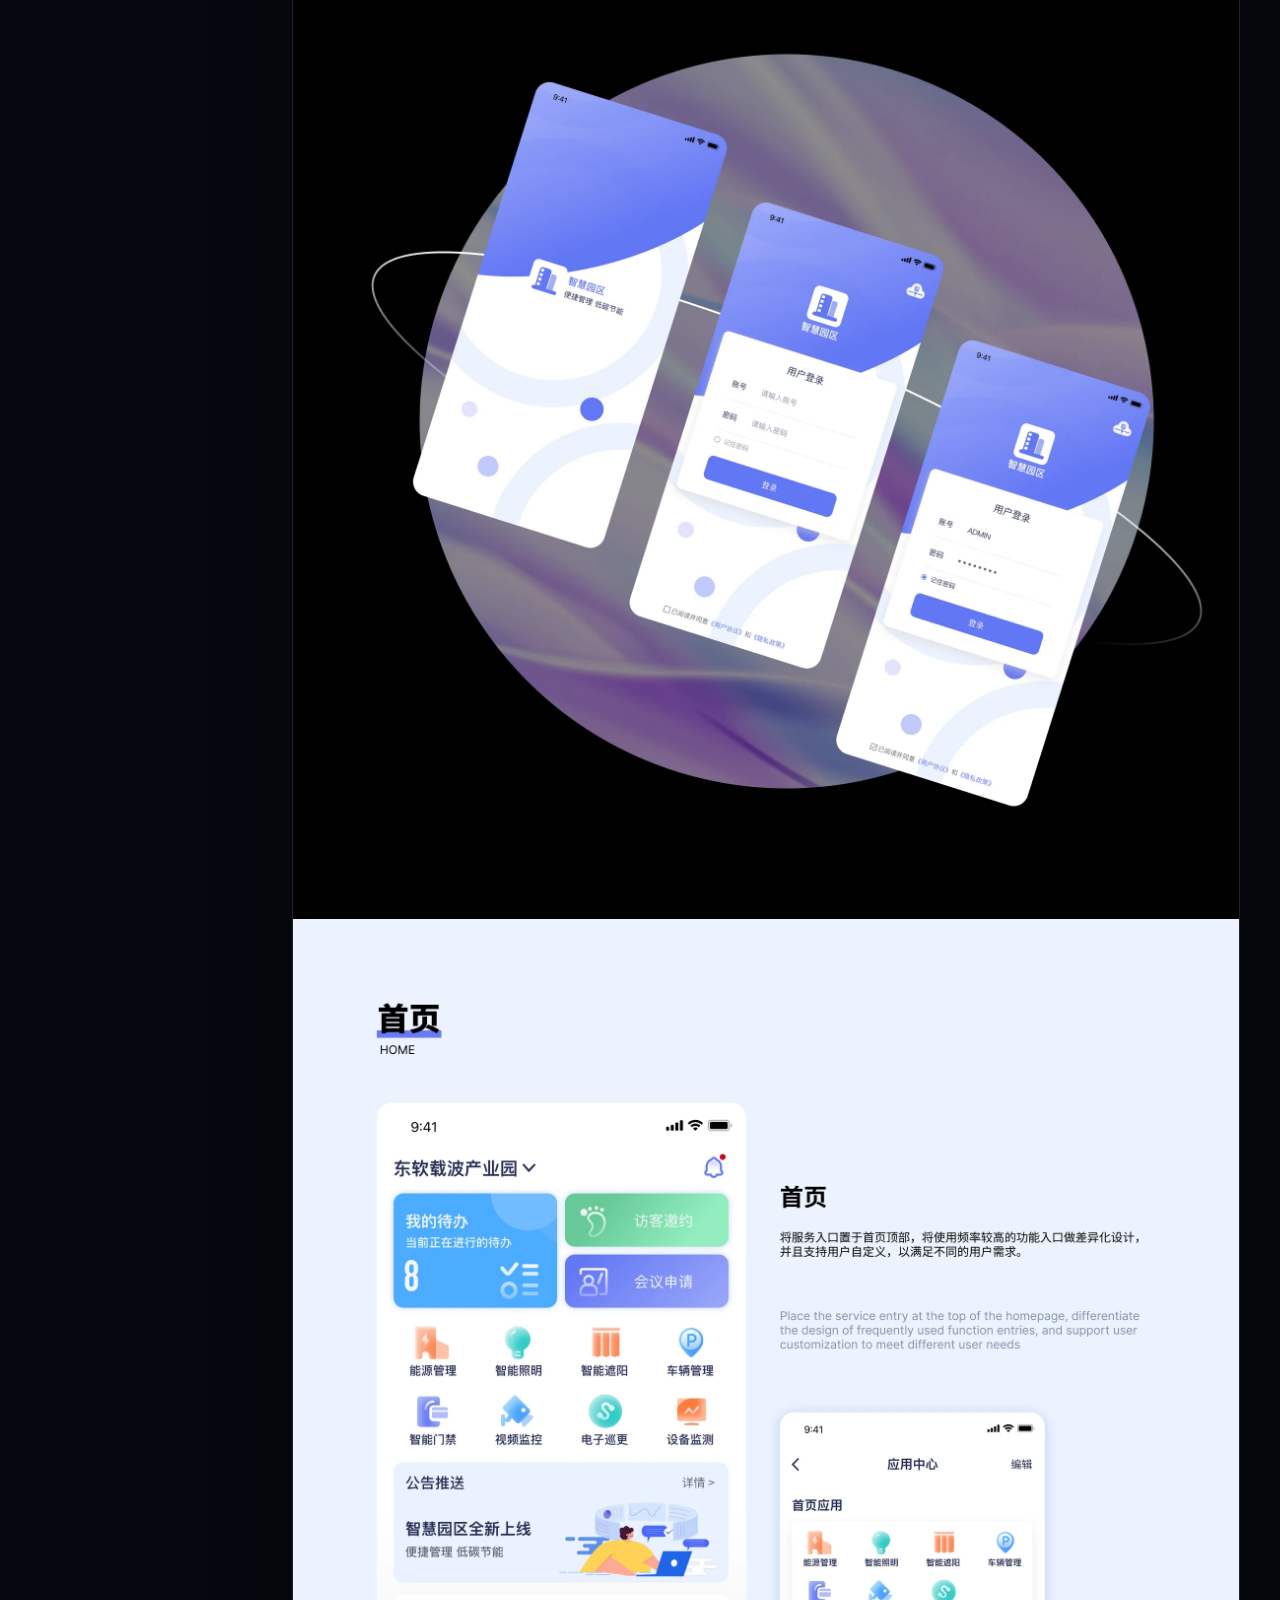
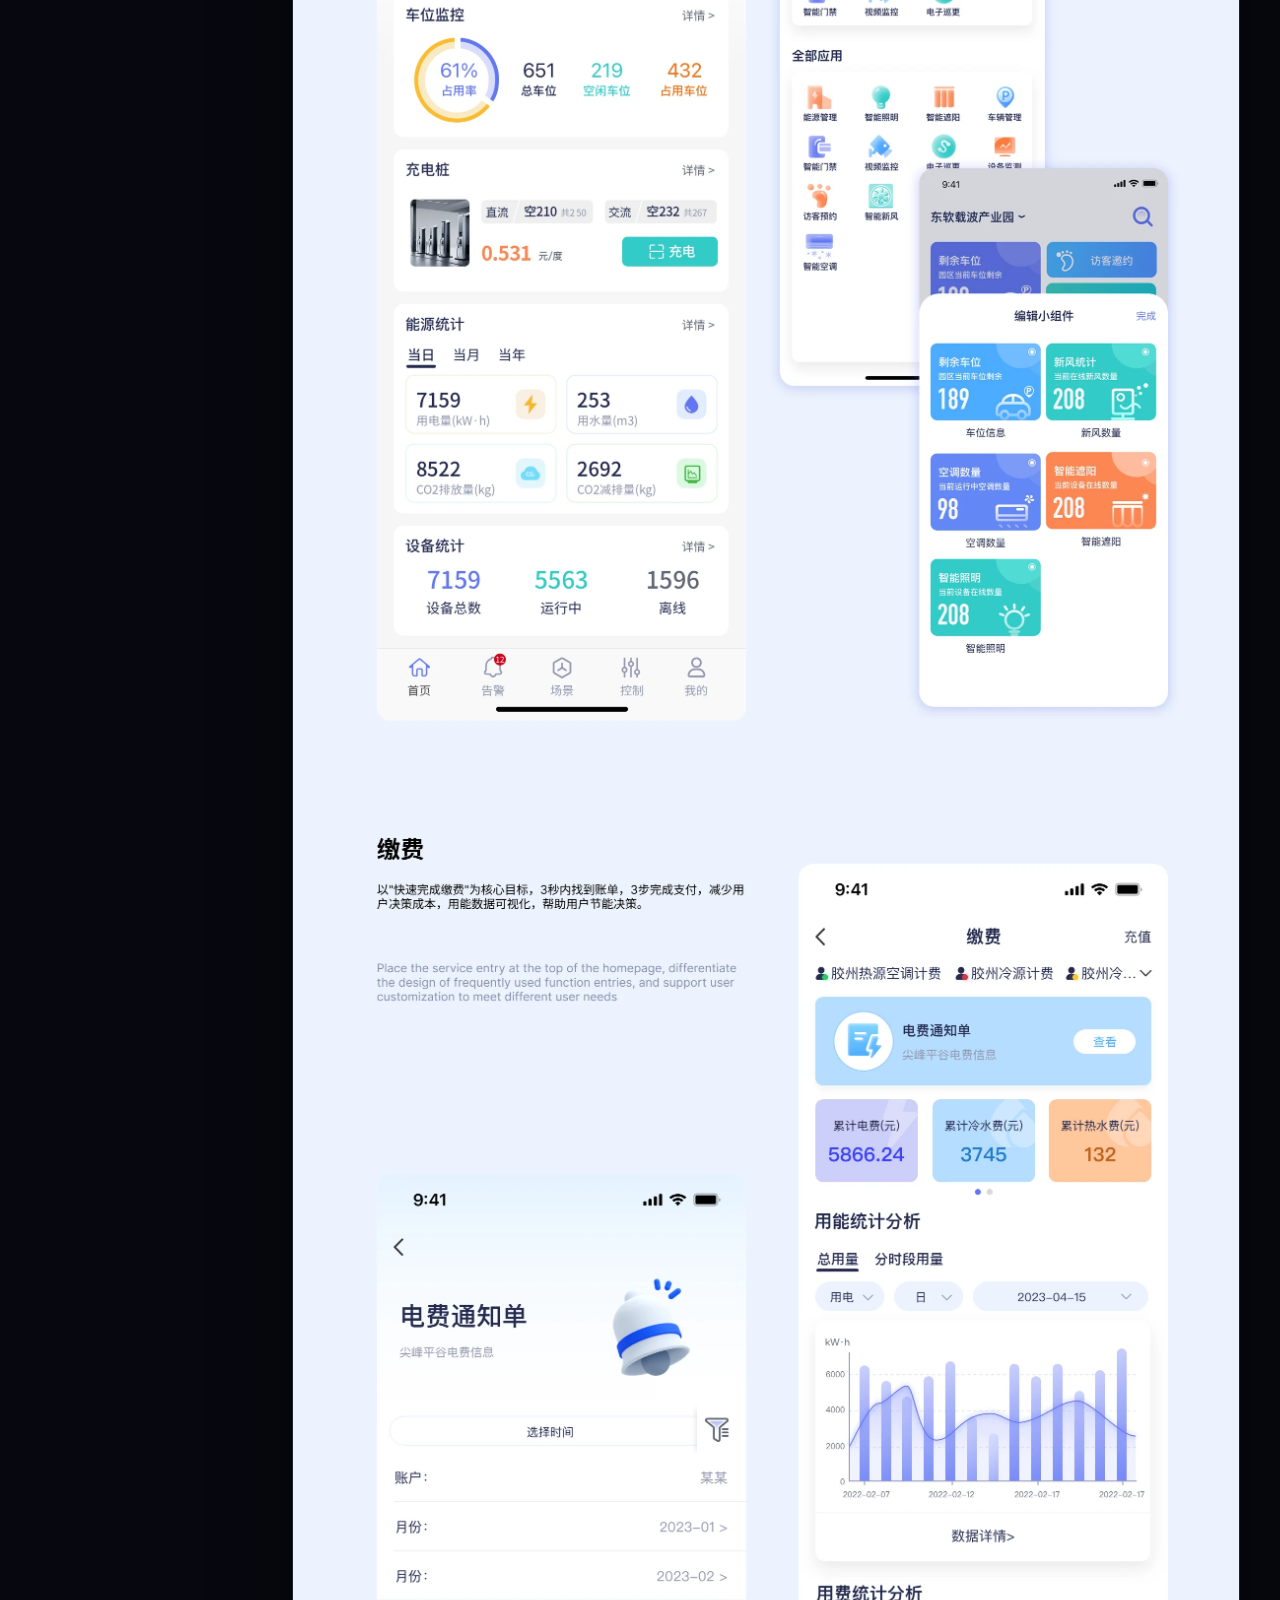
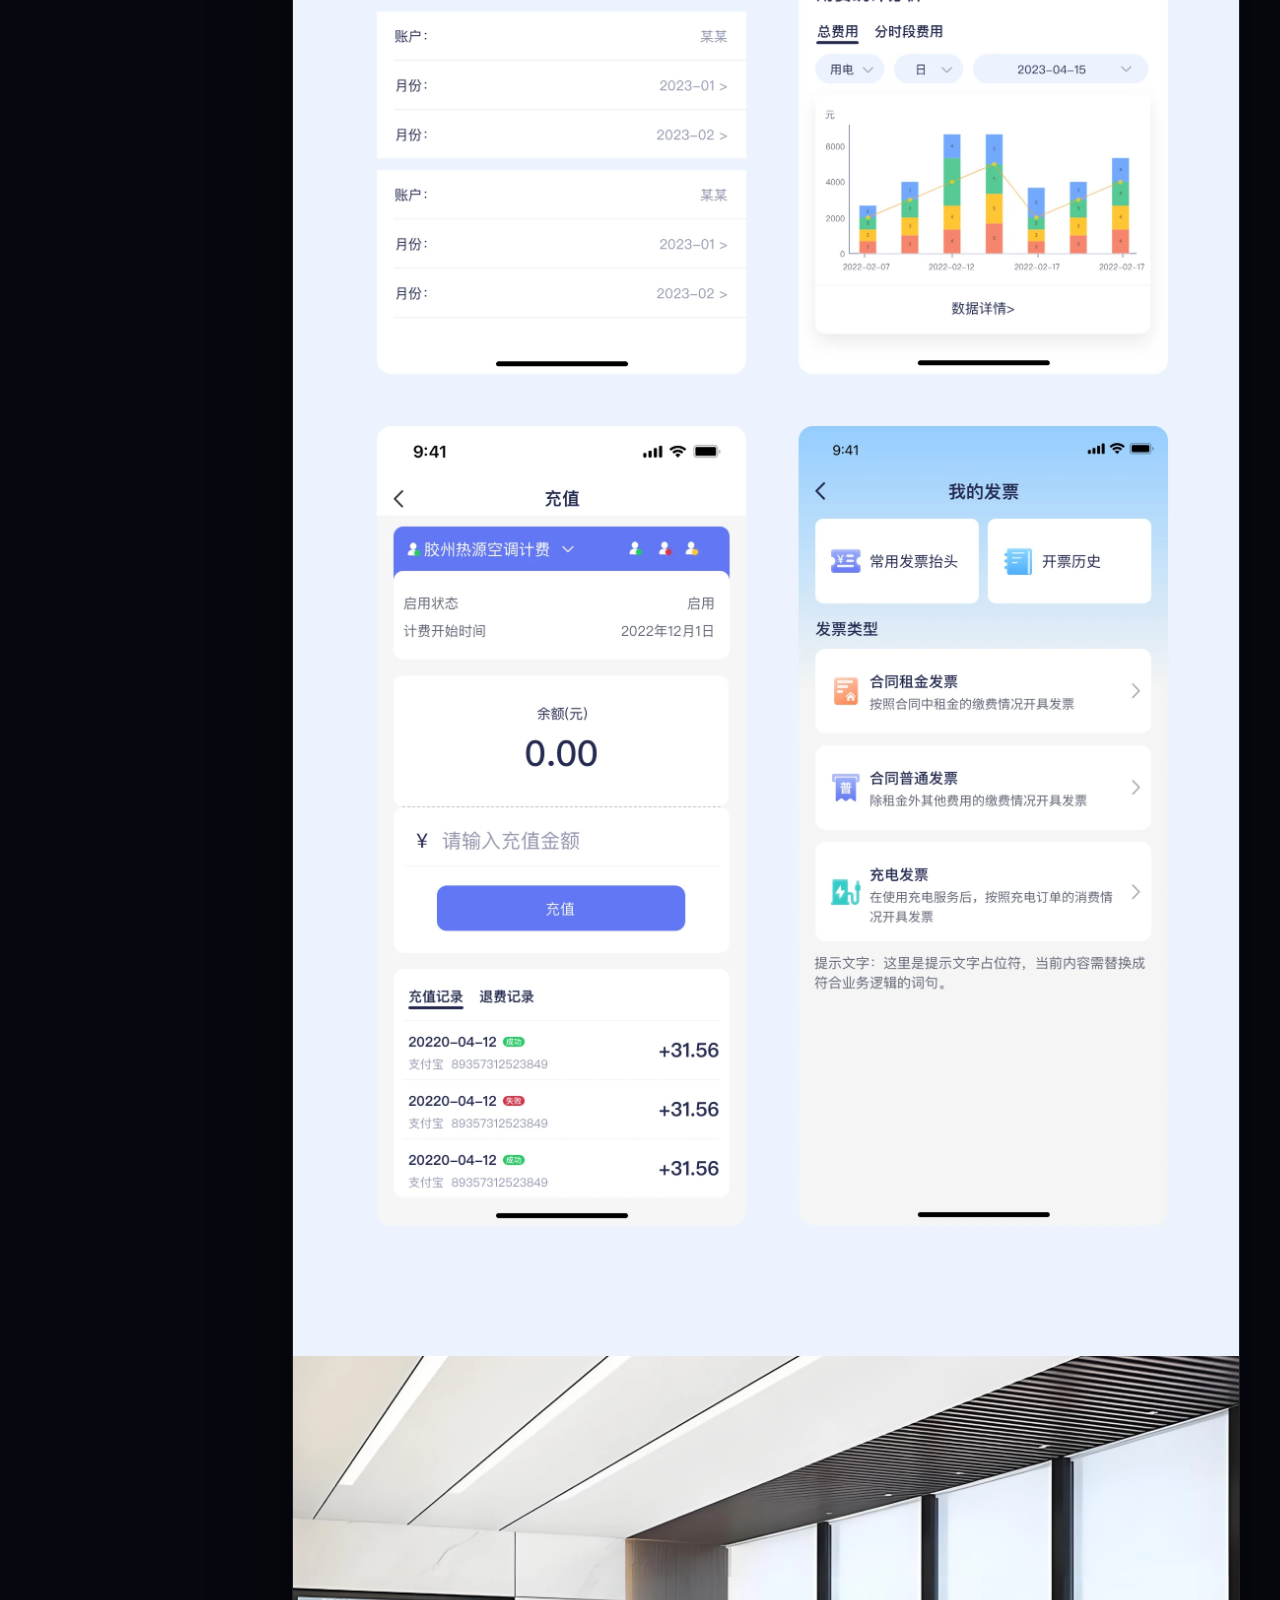
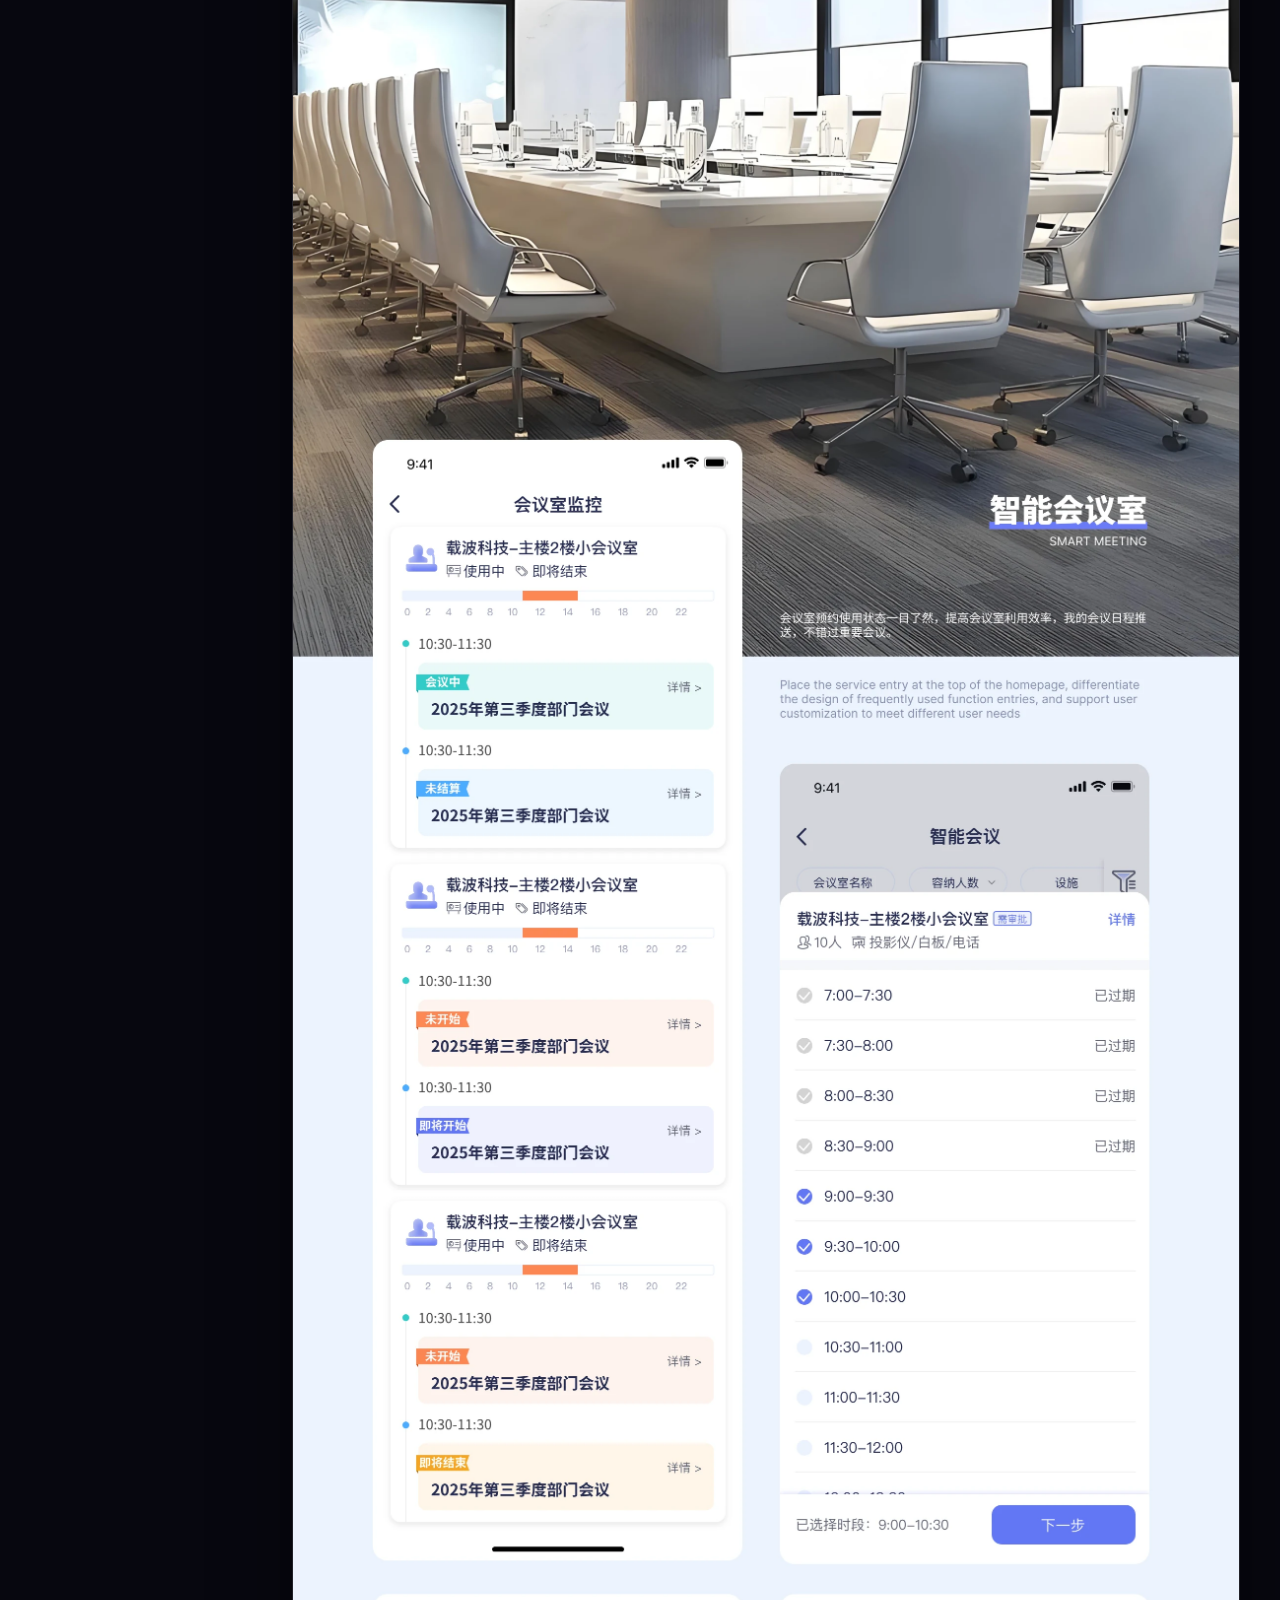
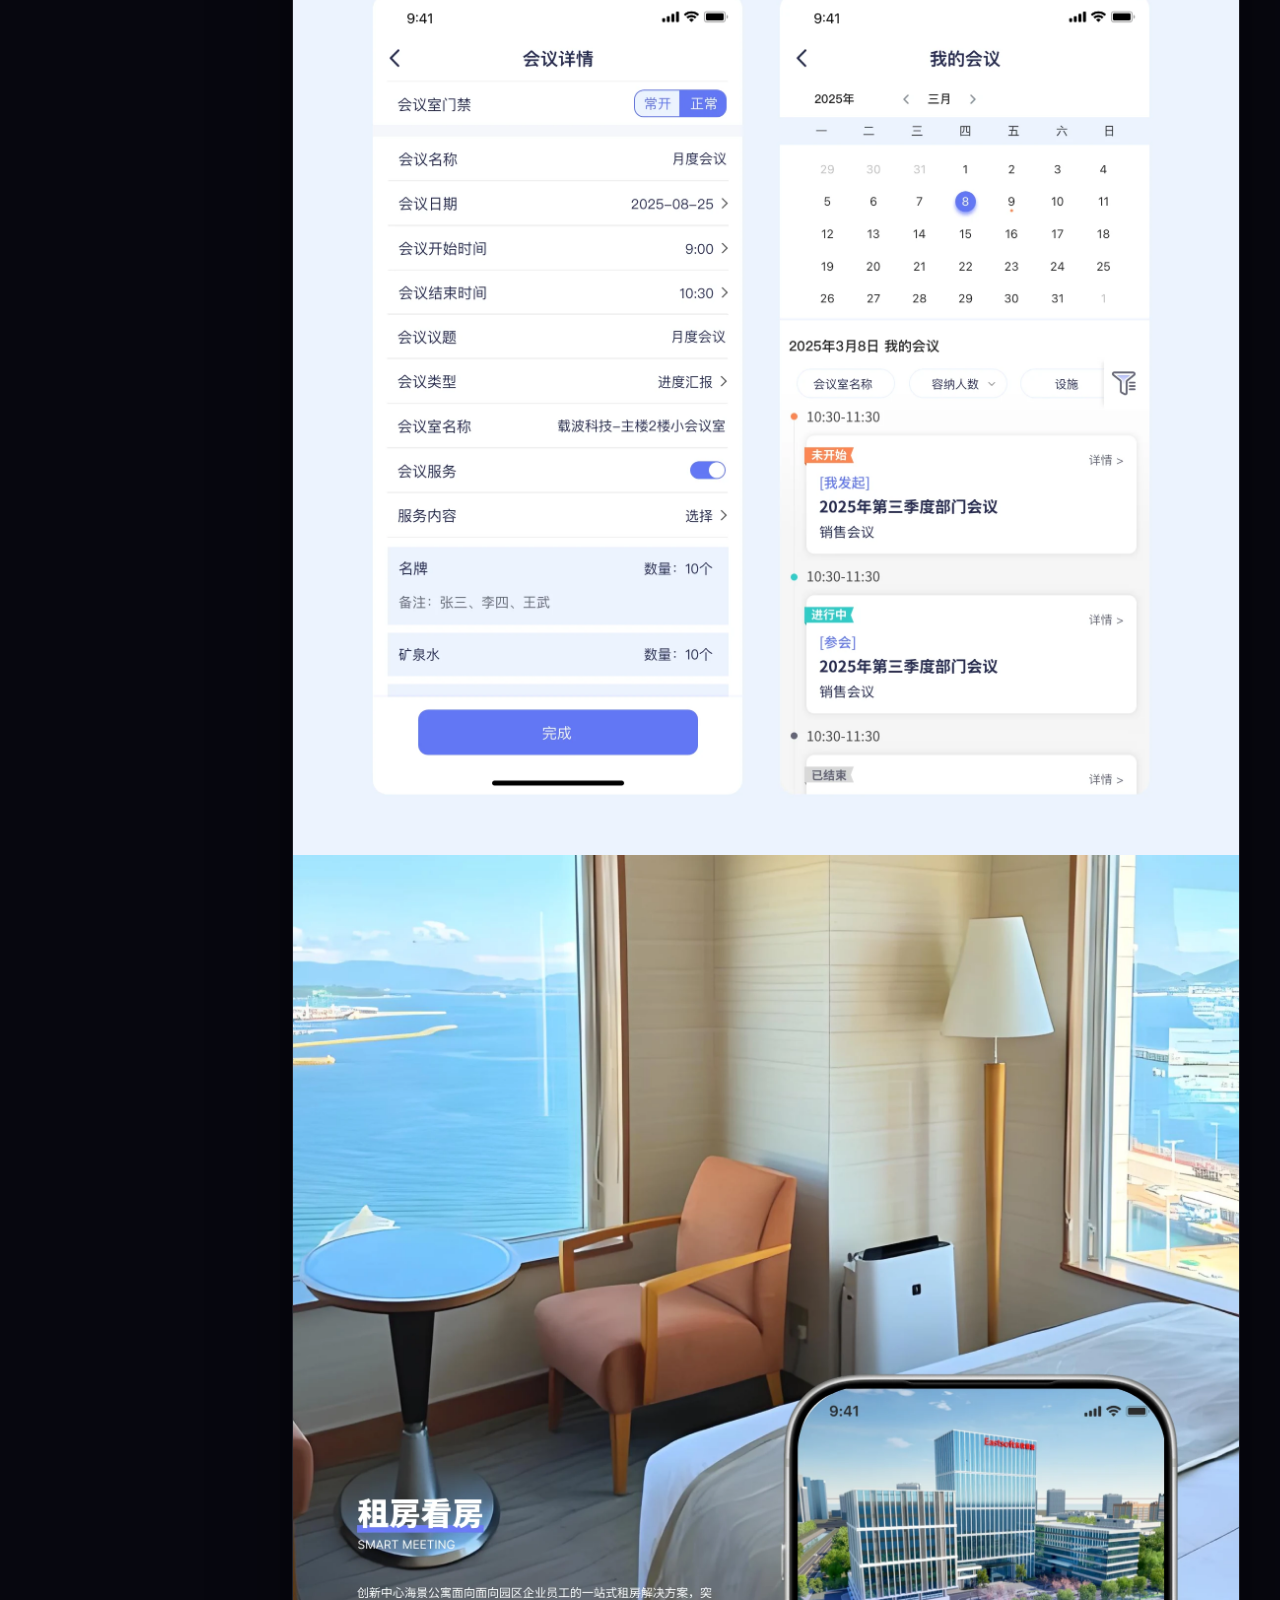
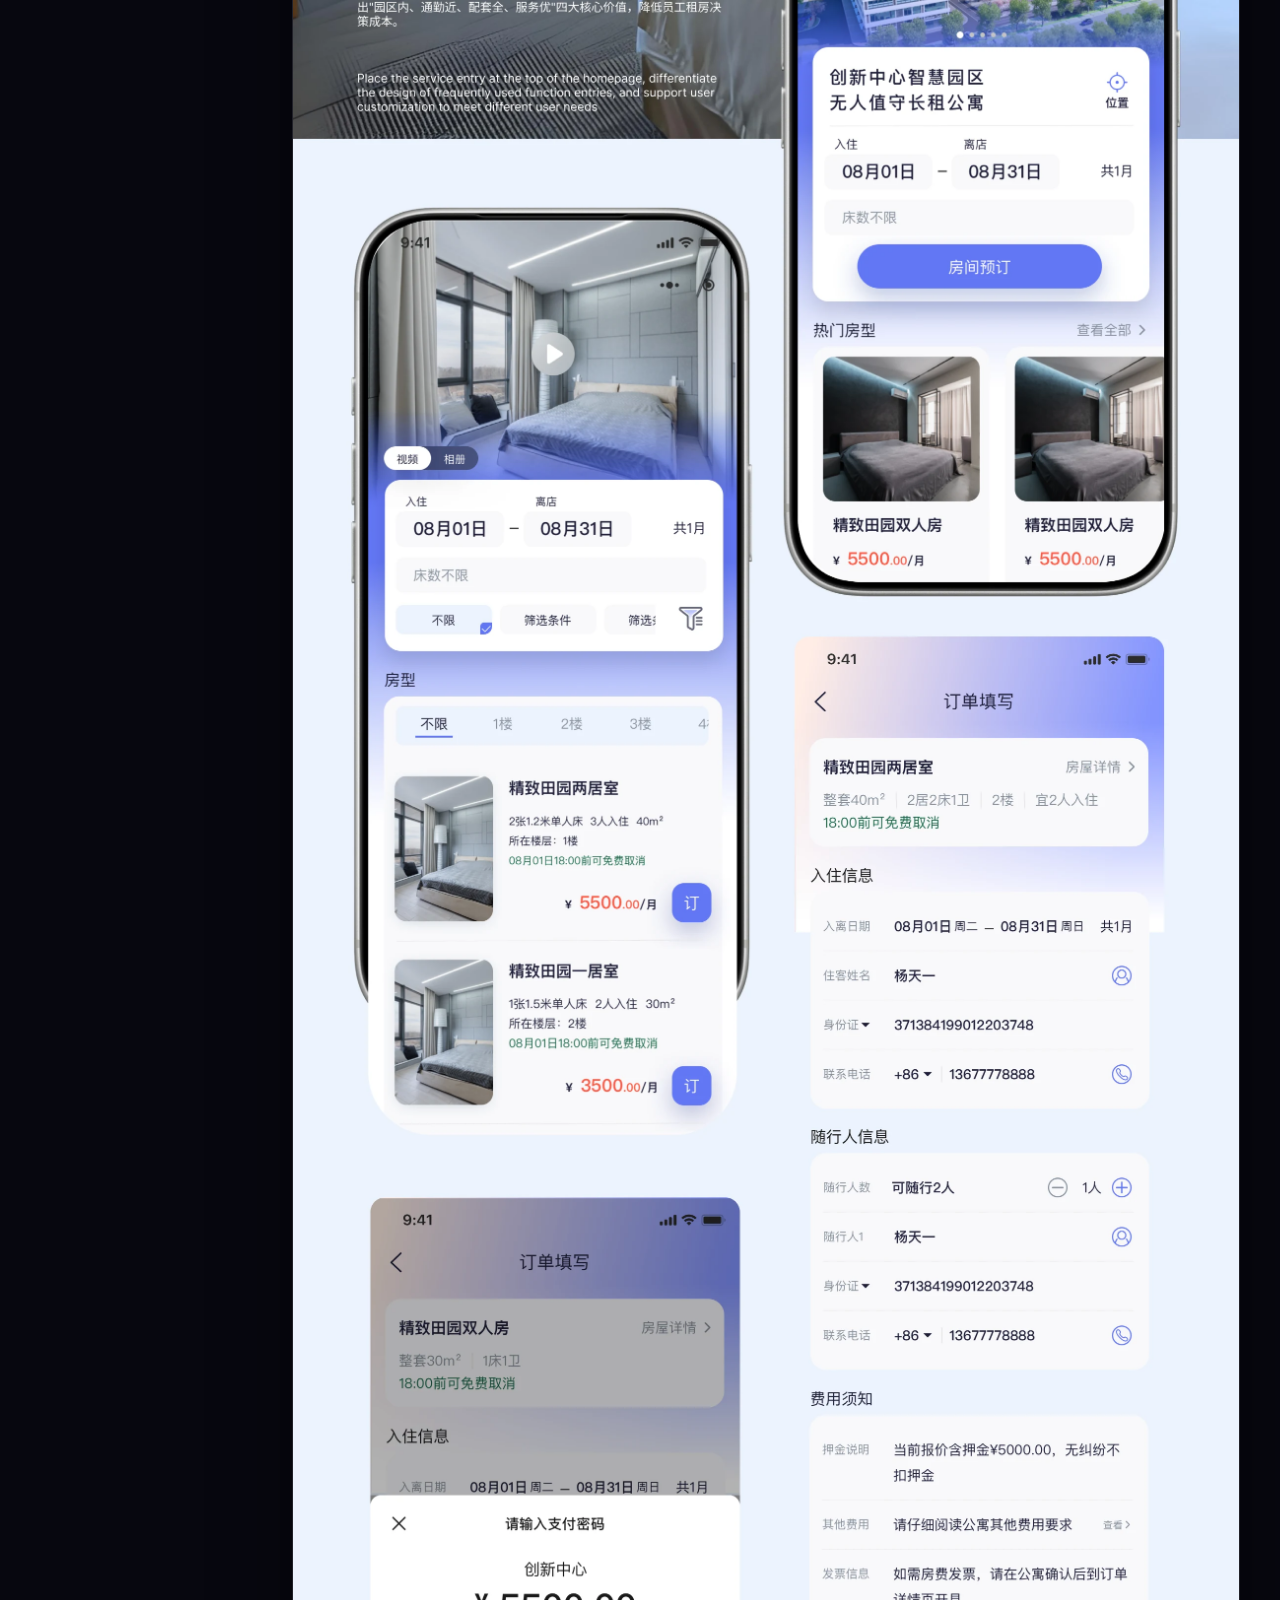
<file: park-app.html>
<!doctype html><html lang="zh-CN"><head><meta charset="UTF-8"><meta name="viewport" content="width=device-width,initial-scale=1"><title>智慧园区 APP — BoBub</title><link rel="stylesheet" href="detail.css?v=layout-2"></head><body id="top"><header class="detail-header"><div class="detail-header-inner"><a class="detail-brand" href="index.html#home"><b>B</b><span>BoBub</span></a><nav class="detail-site-nav"><a href="index.html#home">首页</a><a class="active" href="index.html#projects">作品</a><a href="index.html#about">关于</a><a href="index.html#contact">联系</a></nav><a class="detail-back" href="index.html#projects">← 返回作品</a></div></header><section class="project-hero"><div><small>UI DESIGN · 02 / 2024</small><h1>智慧园区<br>移动端 APP</h1></div><p>聚合园区通行、访客、报修、缴费与社区服务，以统一的信息架构连接园区用户和日常服务。</p></section><div class="detail-layout"><aside class="project-sidebar"><small>PROJECT INFO</small><dl><div><dt>项目类型</dt><dd>园区服务 APP</dd></div><div><dt>设计角色</dt><dd>产品 / UI 设计</dd></div><div><dt>核心内容</dt><dd>园区服务、通行、社区运营</dd></div><div><dt>完成时间</dt><dd>2024</dd></div></dl><a href="#related">浏览其他作品 ↓</a></aside><main class="detail-content detail-images"><img src="assets/智慧园区APP/智慧园区1.webp" alt="智慧园区 APP 设计 1"><img src="assets/智慧园区APP/智慧园区2.webp" alt="智慧园区 APP 设计 2"><img src="assets/智慧园区APP/智慧园区3.webp" alt="智慧园区 APP 设计 3"><img src="assets/智慧园区APP/智慧园区4.webp" alt="智慧园区 APP 设计 4"><img src="assets/智慧园区APP/智慧园区5.webp" alt="智慧园区 APP 设计 5"><img src="assets/智慧园区APP/智慧园区6.webp" alt="智慧园区 APP 设计 6"><img src="assets/智慧园区APP/智慧园区7.webp" alt="智慧园区 APP 设计 7"></main></div><div id="related-anchor"></div><a class="back-top" href="#top" aria-label="返回顶部">↑</a><script src="detail-related.js?v=layout-2"></script></body></html>
</file>
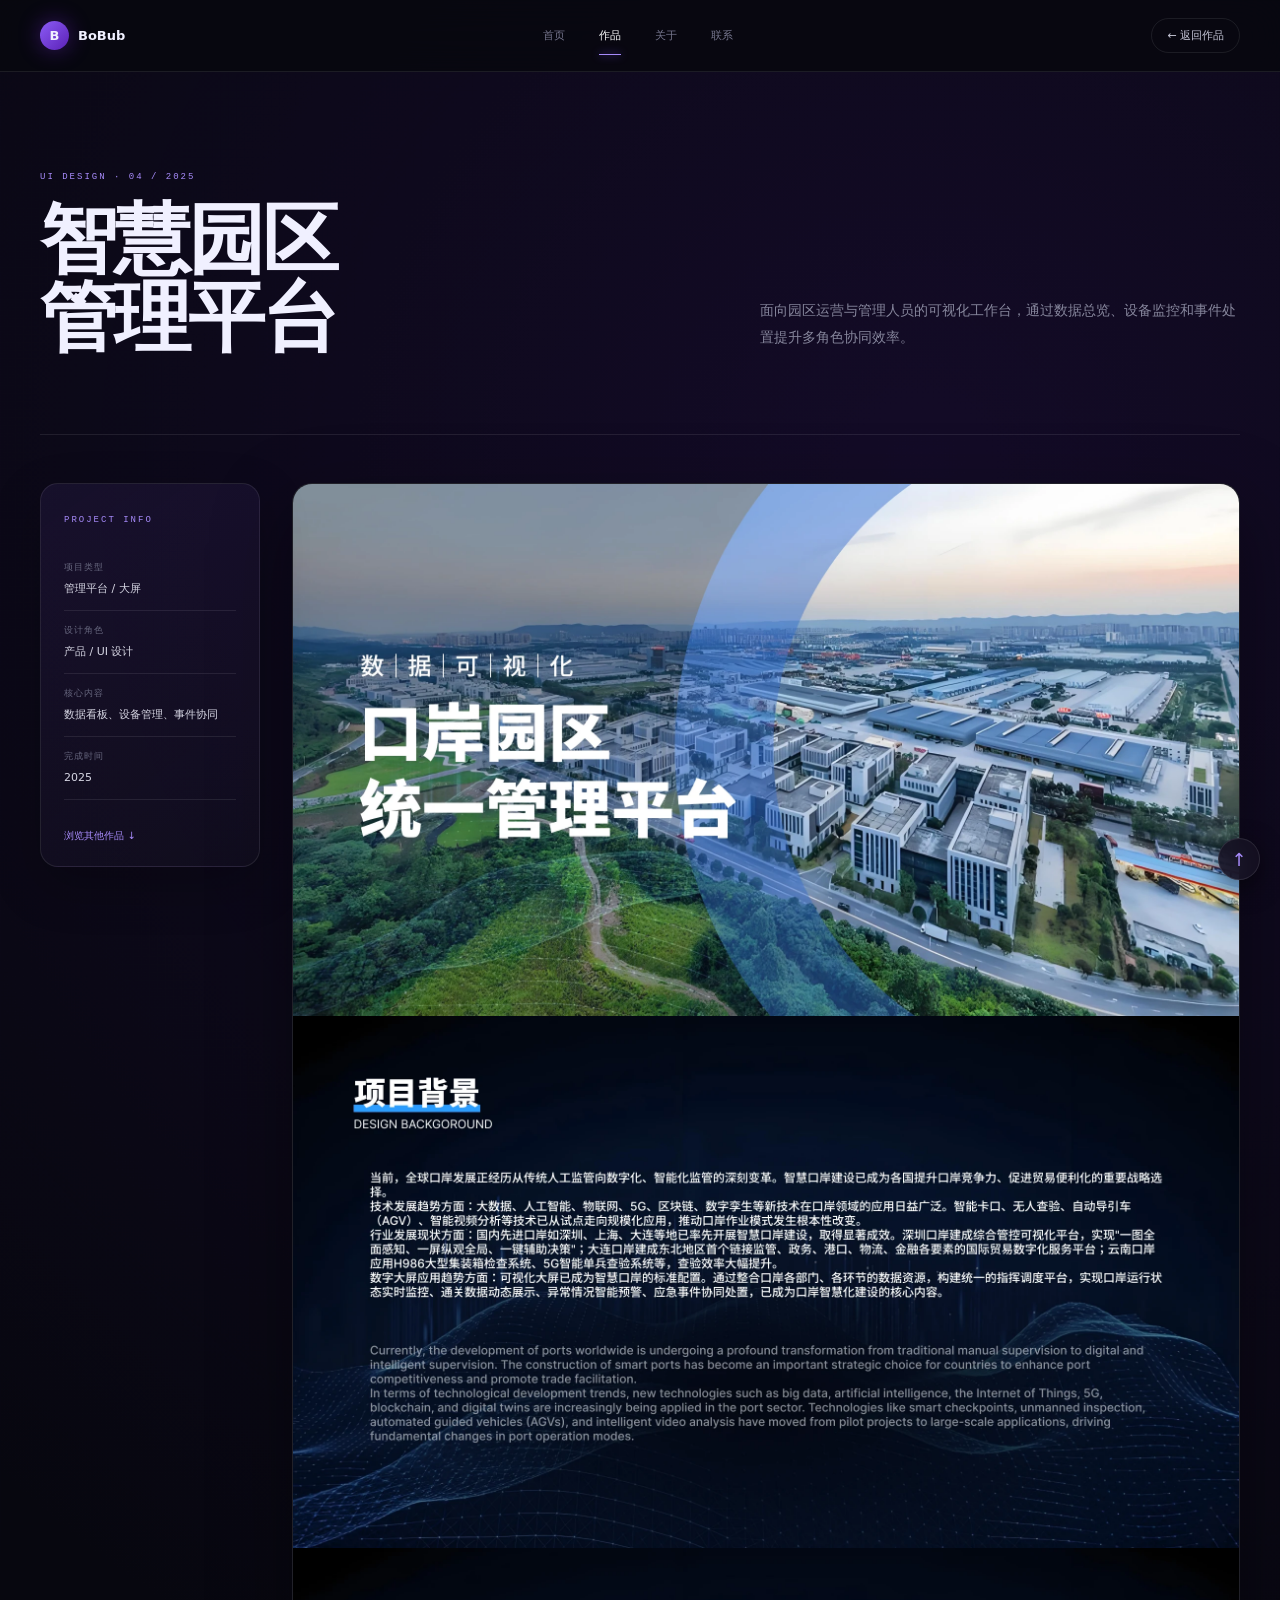
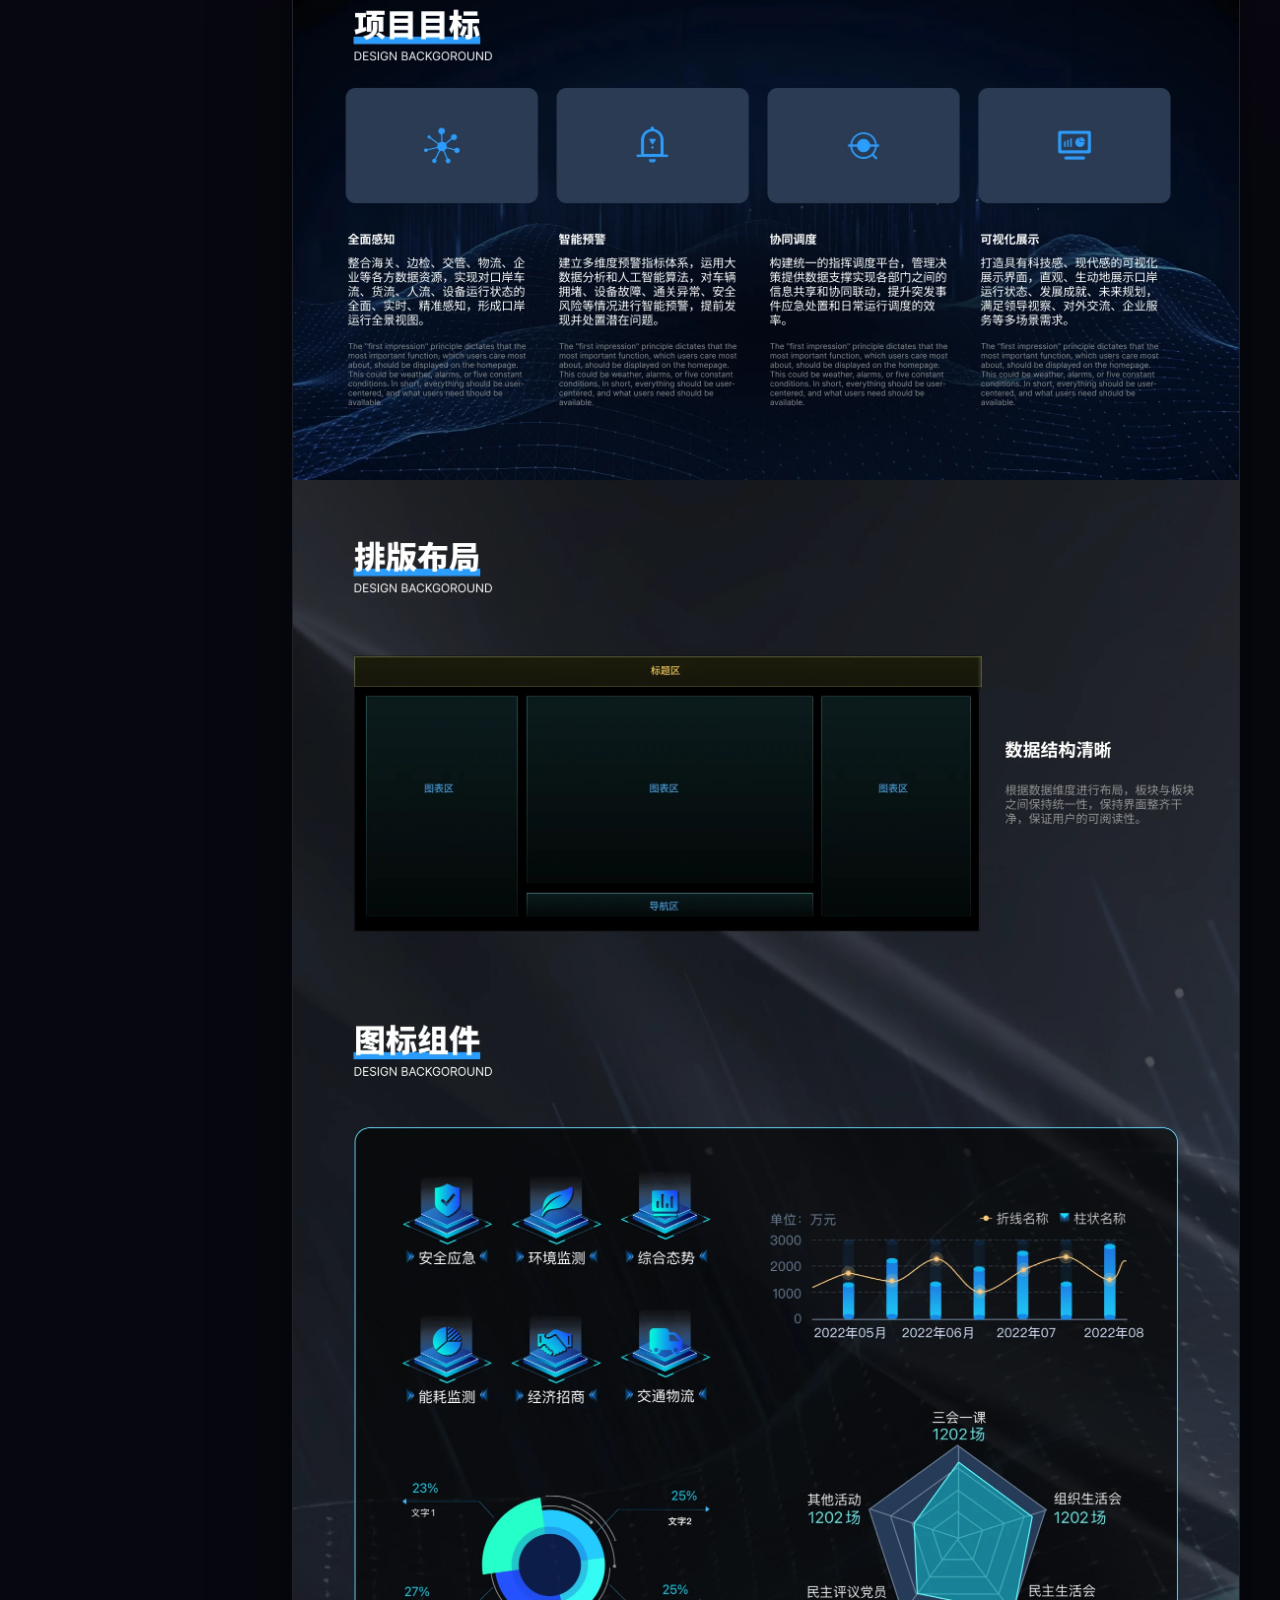
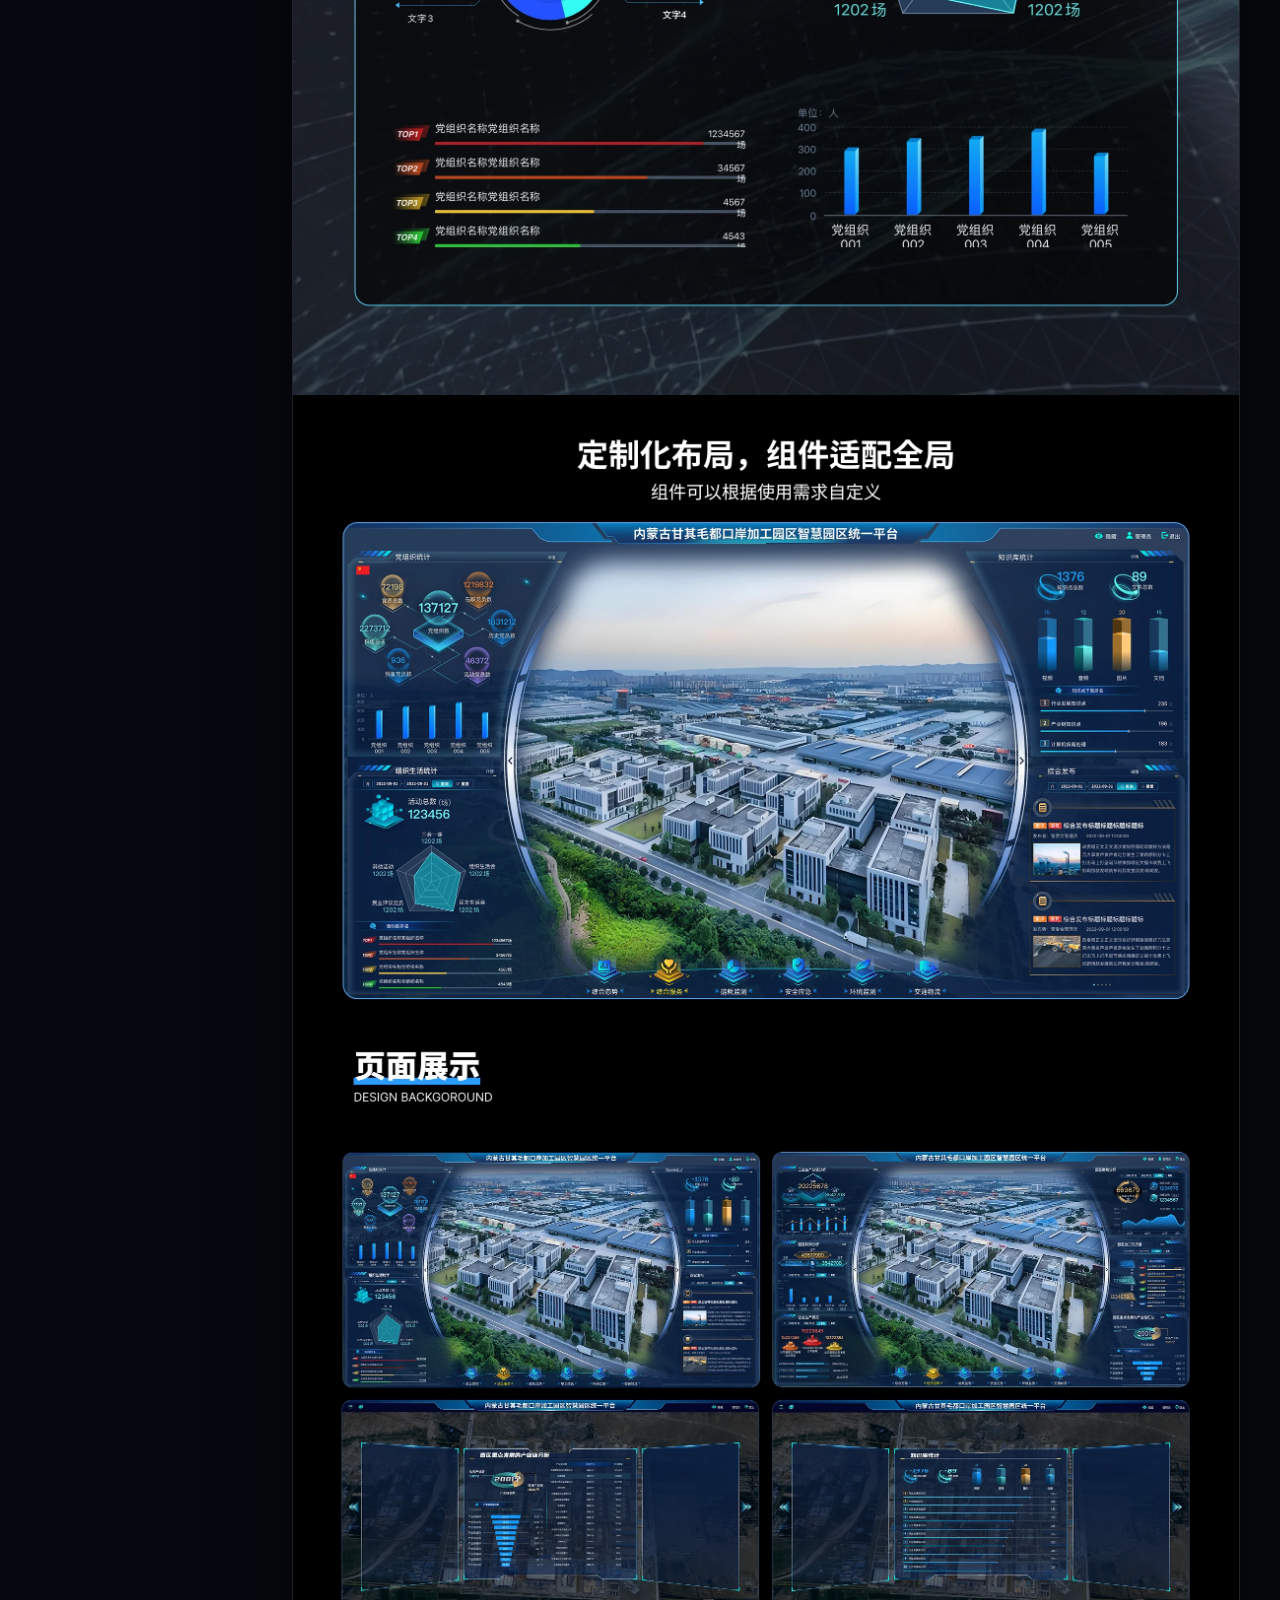
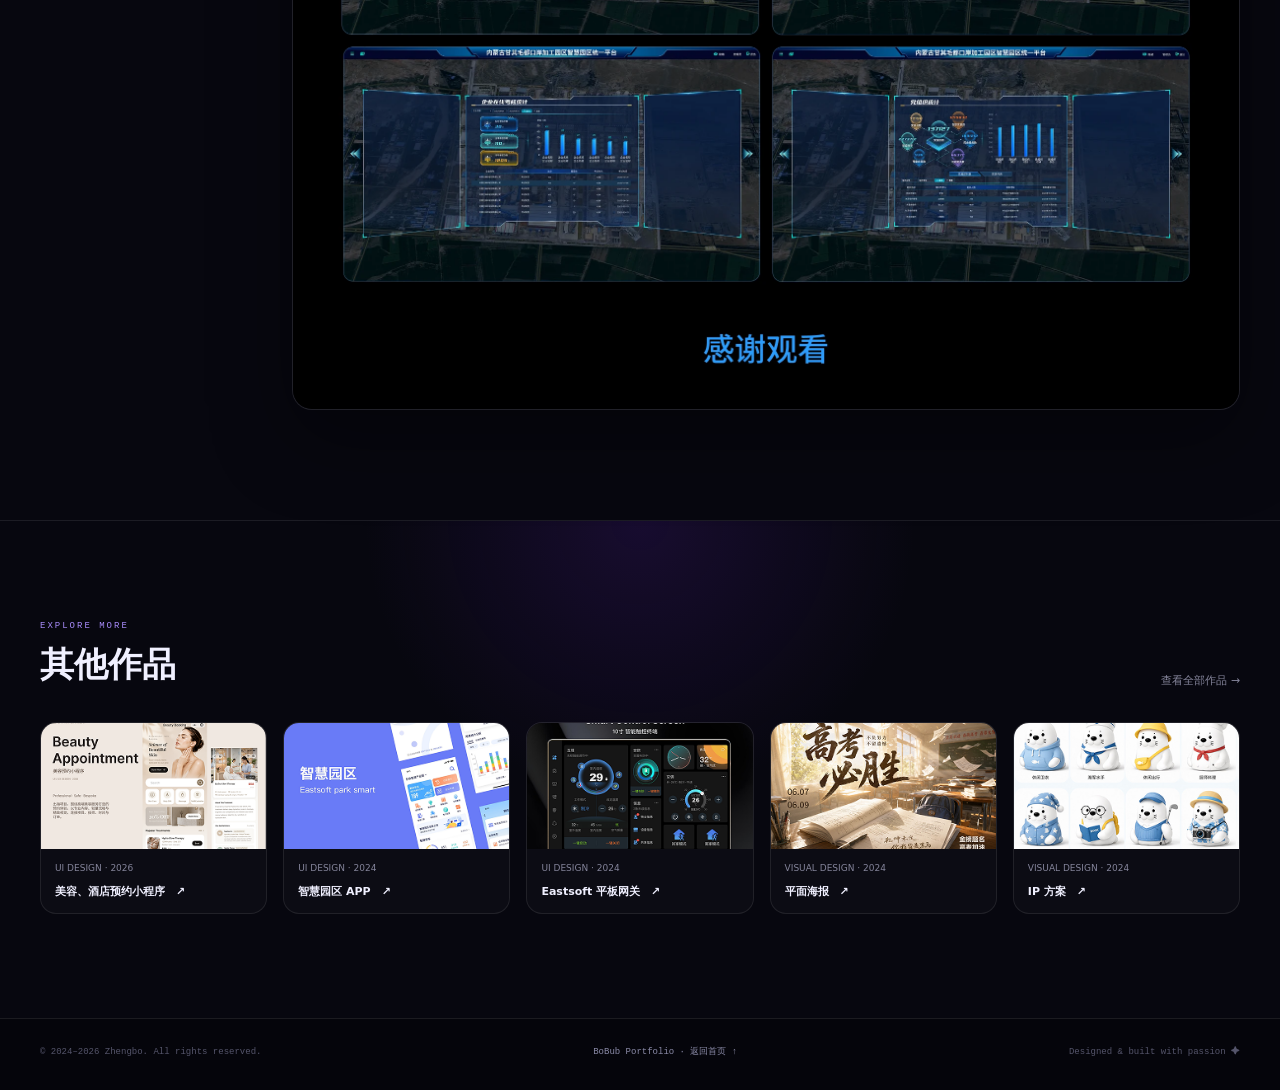
<file: park-platform.html>
<!doctype html><html lang="zh-CN"><head><meta charset="UTF-8"><meta name="viewport" content="width=device-width,initial-scale=1"><title>园区管理平台 — BoBub</title><link rel="stylesheet" href="detail.css?v=layout-2"></head><body id="top"><header class="detail-header"><div class="detail-header-inner"><a class="detail-brand" href="index.html#home"><b>B</b><span>BoBub</span></a><nav class="detail-site-nav"><a href="index.html#home">首页</a><a class="active" href="index.html#projects">作品</a><a href="index.html#about">关于</a><a href="index.html#contact">联系</a></nav><a class="detail-back" href="index.html#projects">← 返回作品</a></div></header><section class="project-hero"><div><small>UI DESIGN · 04 / 2025</small><h1>智慧园区<br>管理平台</h1></div><p>面向园区运营与管理人员的可视化工作台，通过数据总览、设备监控和事件处置提升多角色协同效率。</p></section><div class="detail-layout"><aside class="project-sidebar"><small>PROJECT INFO</small><dl><div><dt>项目类型</dt><dd>管理平台 / 大屏</dd></div><div><dt>设计角色</dt><dd>产品 / UI 设计</dd></div><div><dt>核心内容</dt><dd>数据看板、设备管理、事件协同</dd></div><div><dt>完成时间</dt><dd>2025</dd></div></dl><a href="#related">浏览其他作品 ↓</a></aside><main class="detail-content detail-images"><img src="assets/园区管理平台/园区管理平台1.webp" alt="园区管理平台设计 1"><img src="assets/园区管理平台/园区管理平台2.webp" alt="园区管理平台设计 2"><img src="assets/园区管理平台/园区管理平台3.webp" alt="园区管理平台设计 3"><img src="assets/园区管理平台/园区管理平台4.webp" alt="园区管理平台设计 4"><img src="assets/园区管理平台/园区管理平台5.webp" alt="园区管理平台设计 5"></main></div><div id="related-anchor"></div><a class="back-top" href="#top" aria-label="返回顶部">↑</a><script src="detail-related.js?v=layout-2"></script></body></html>
</file>
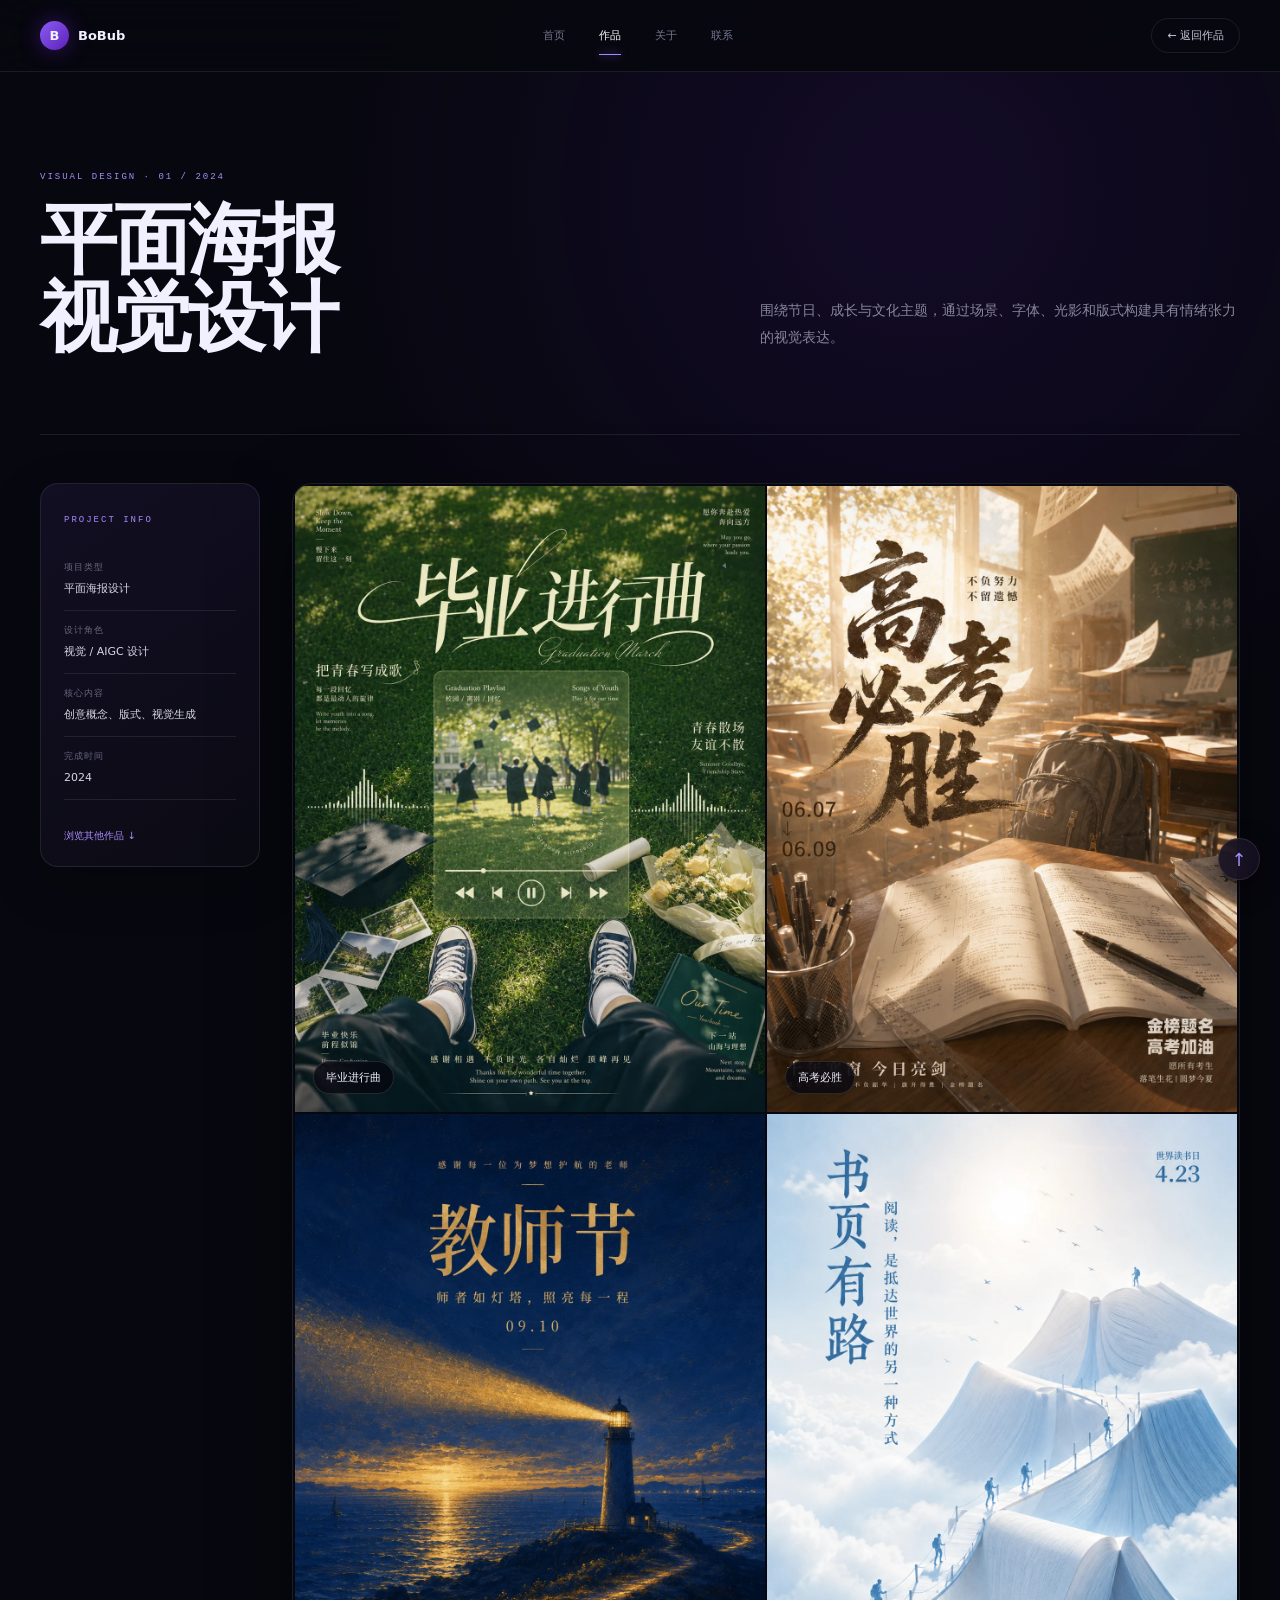
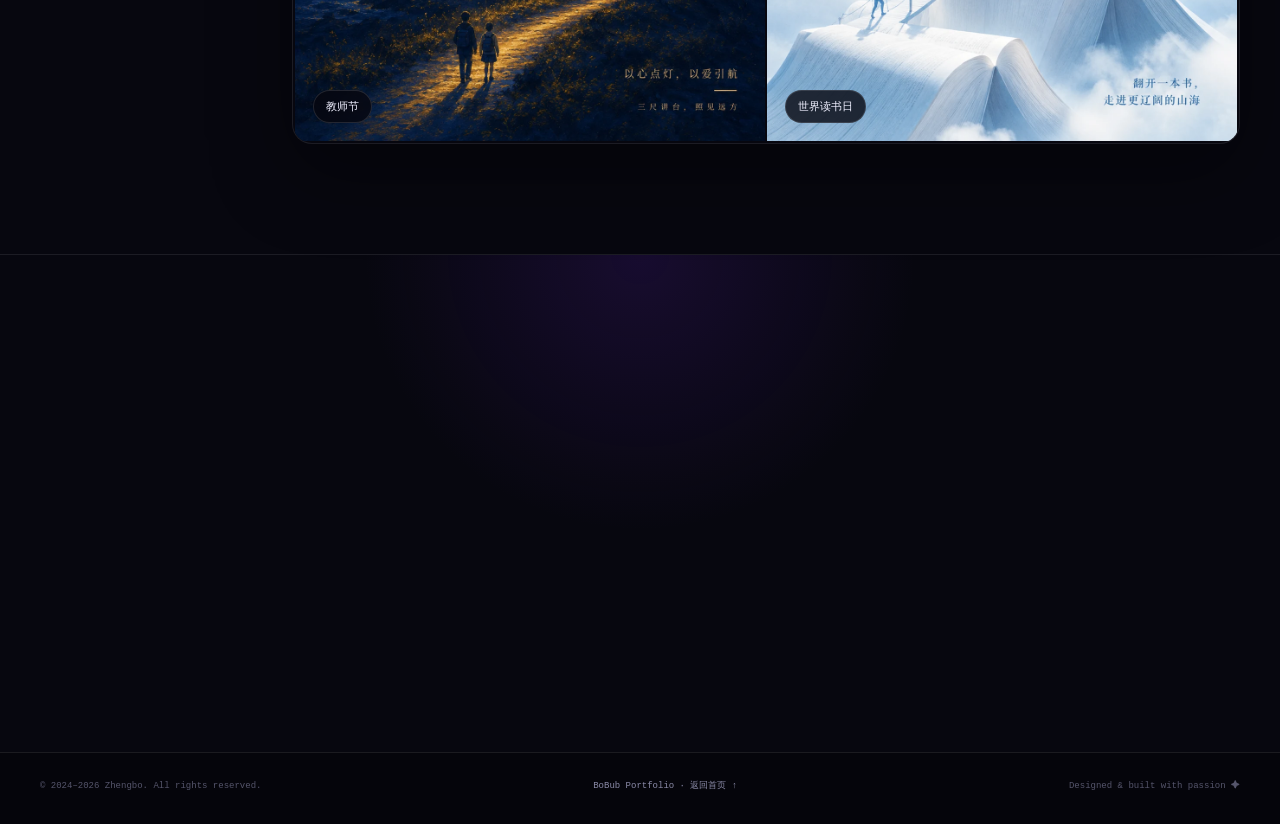
<file: poster-design.html>
<!doctype html><html lang="zh-CN"><head><meta charset="UTF-8"><meta name="viewport" content="width=device-width,initial-scale=1"><title>平面海报设计 — BoBub</title><link rel="stylesheet" href="detail.css?v=layout-2"><link rel="stylesheet" href="poster.css?v=layout-2"></head><body id="top"><header class="detail-header"><div class="detail-header-inner"><a class="detail-brand" href="index.html#home"><b>B</b><span>BoBub</span></a><nav class="detail-site-nav"><a href="index.html#home">首页</a><a class="active" href="index.html#projects">作品</a><a href="index.html#about">关于</a><a href="index.html#contact">联系</a></nav><a class="detail-back" href="index.html#projects">← 返回作品</a></div></header><section class="project-hero"><div><small>VISUAL DESIGN · 01 / 2024</small><h1>平面海报<br>视觉设计</h1></div><p>围绕节日、成长与文化主题，通过场景、字体、光影和版式构建具有情绪张力的视觉表达。</p></section><div class="detail-layout"><aside class="project-sidebar"><small>PROJECT INFO</small><dl><div><dt>项目类型</dt><dd>平面海报设计</dd></div><div><dt>设计角色</dt><dd>视觉 / AIGC 设计</dd></div><div><dt>核心内容</dt><dd>创意概念、版式、视觉生成</dd></div><div><dt>完成时间</dt><dd>2024</dd></div></dl><a href="#related">浏览其他作品 ↓</a></aside><main class="detail-content poster-gallery"><figure class="poster-item"><img src="assets/poster-graduation.webp" alt="毕业进行曲主题海报"><figcaption>毕业进行曲</figcaption></figure><figure class="poster-item"><img src="assets/poster-exam.webp" alt="高考必胜主题海报"><figcaption>高考必胜</figcaption></figure><figure class="poster-item"><img src="assets/poster-teacher.webp" alt="教师节主题海报"><figcaption>教师节</figcaption></figure><figure class="poster-item"><img src="assets/poster-reading.webp" alt="世界读书日主题海报"><figcaption>世界读书日</figcaption></figure></main></div><div id="related-anchor"></div><a class="back-top" href="#top" aria-label="返回顶部">↑</a><script src="detail-related.js?v=layout-2"></script></body></html>
</file>
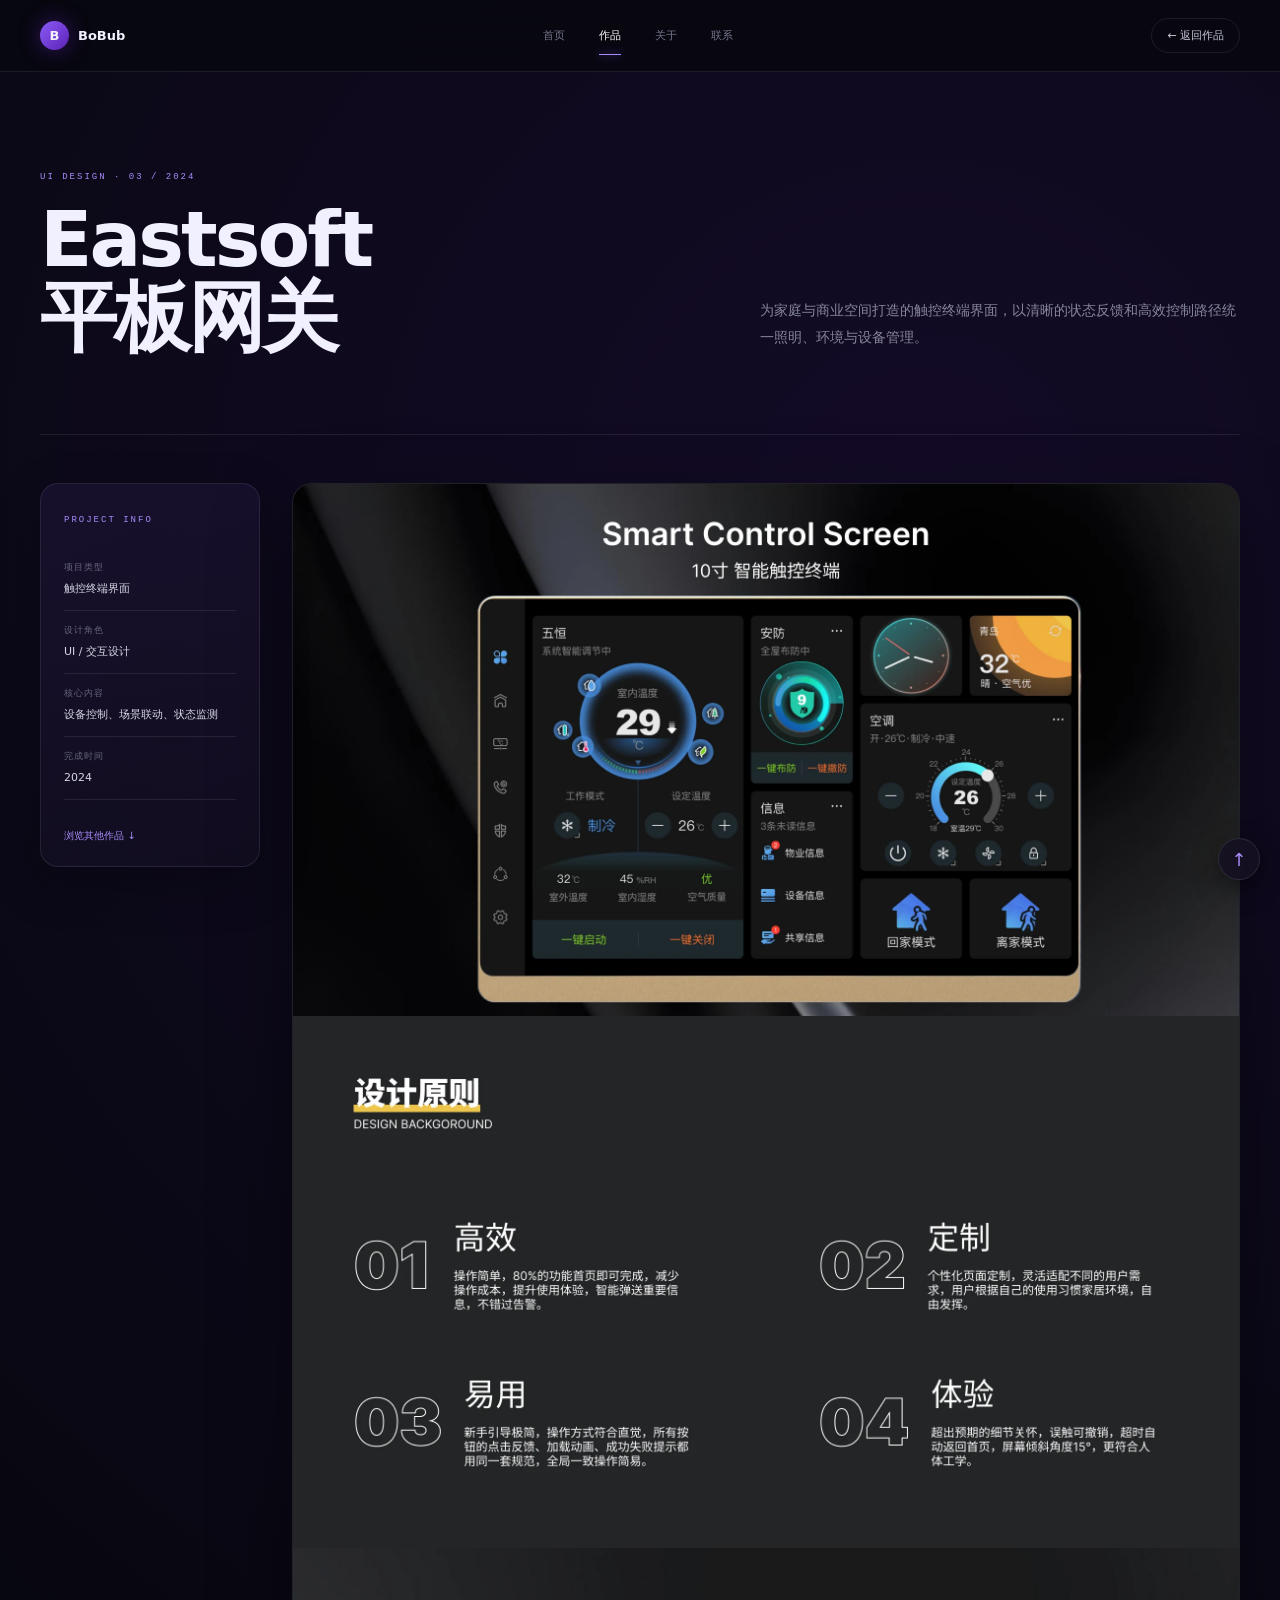
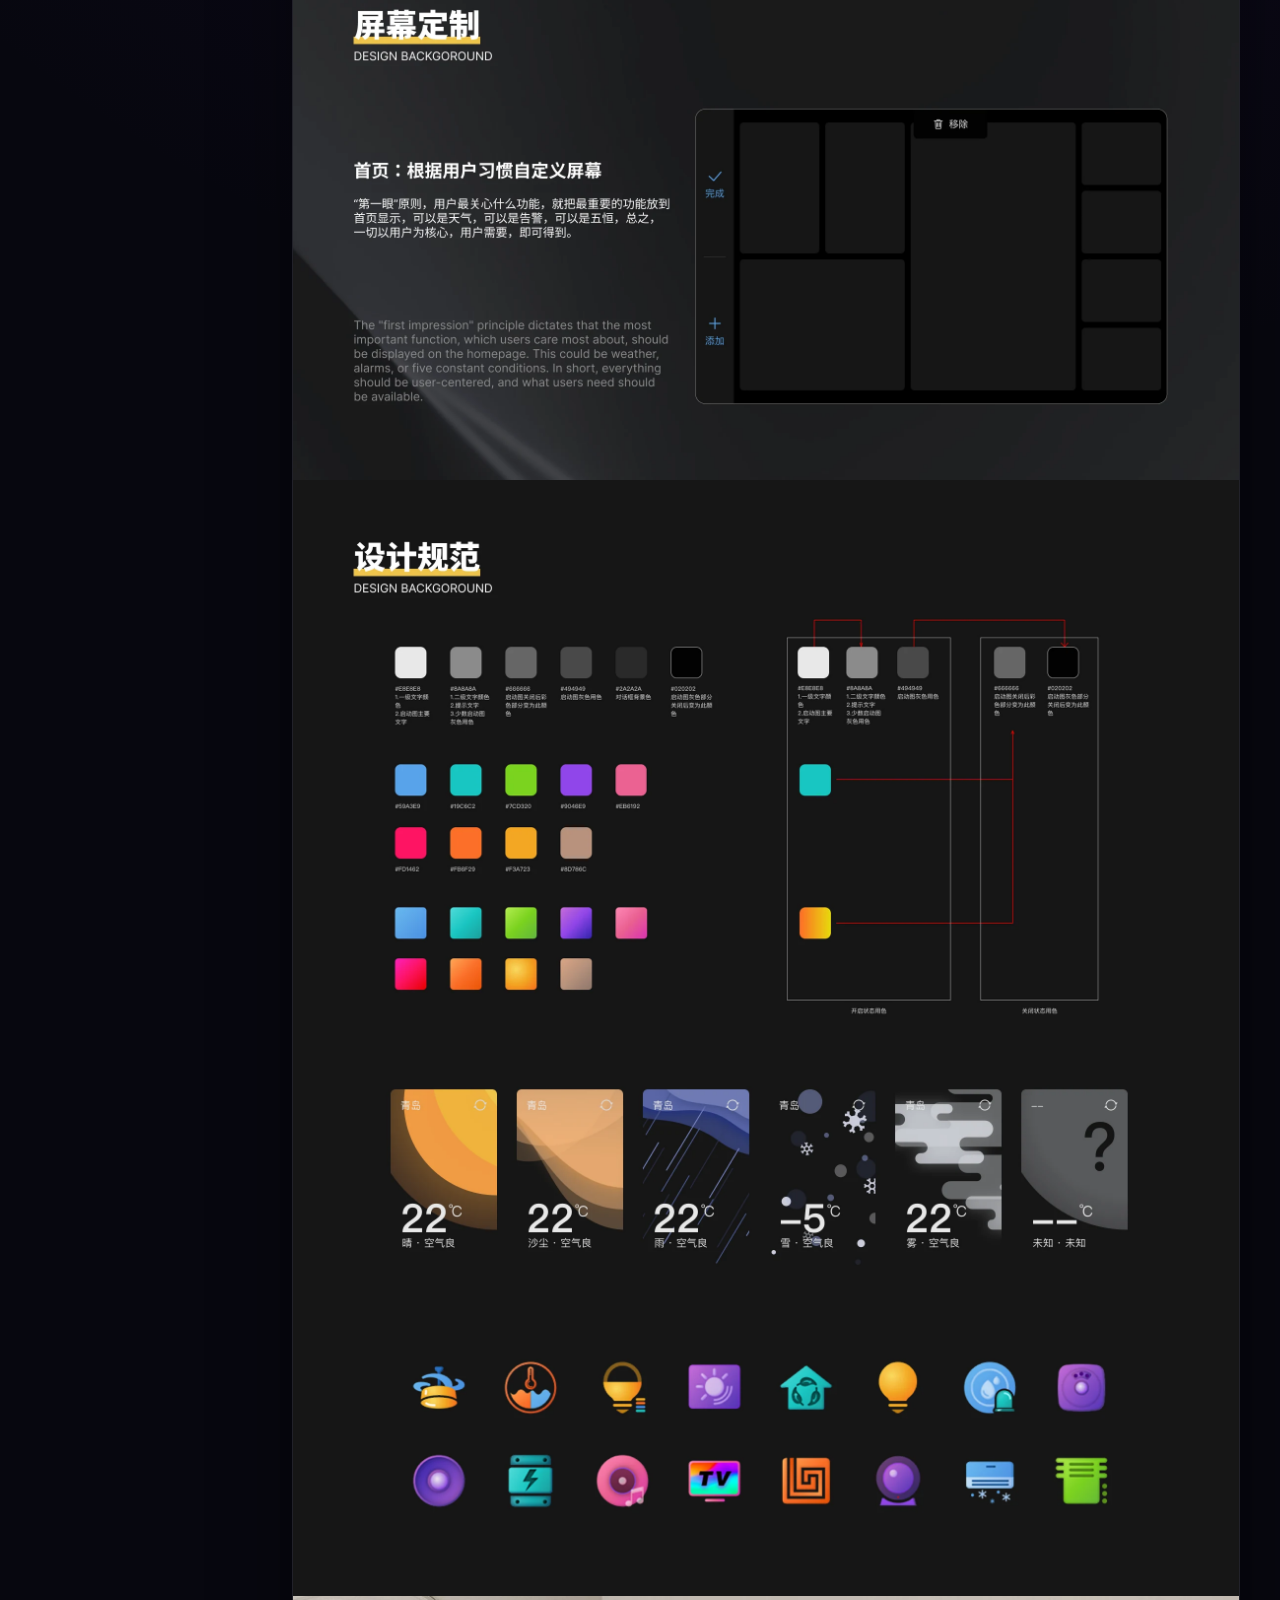
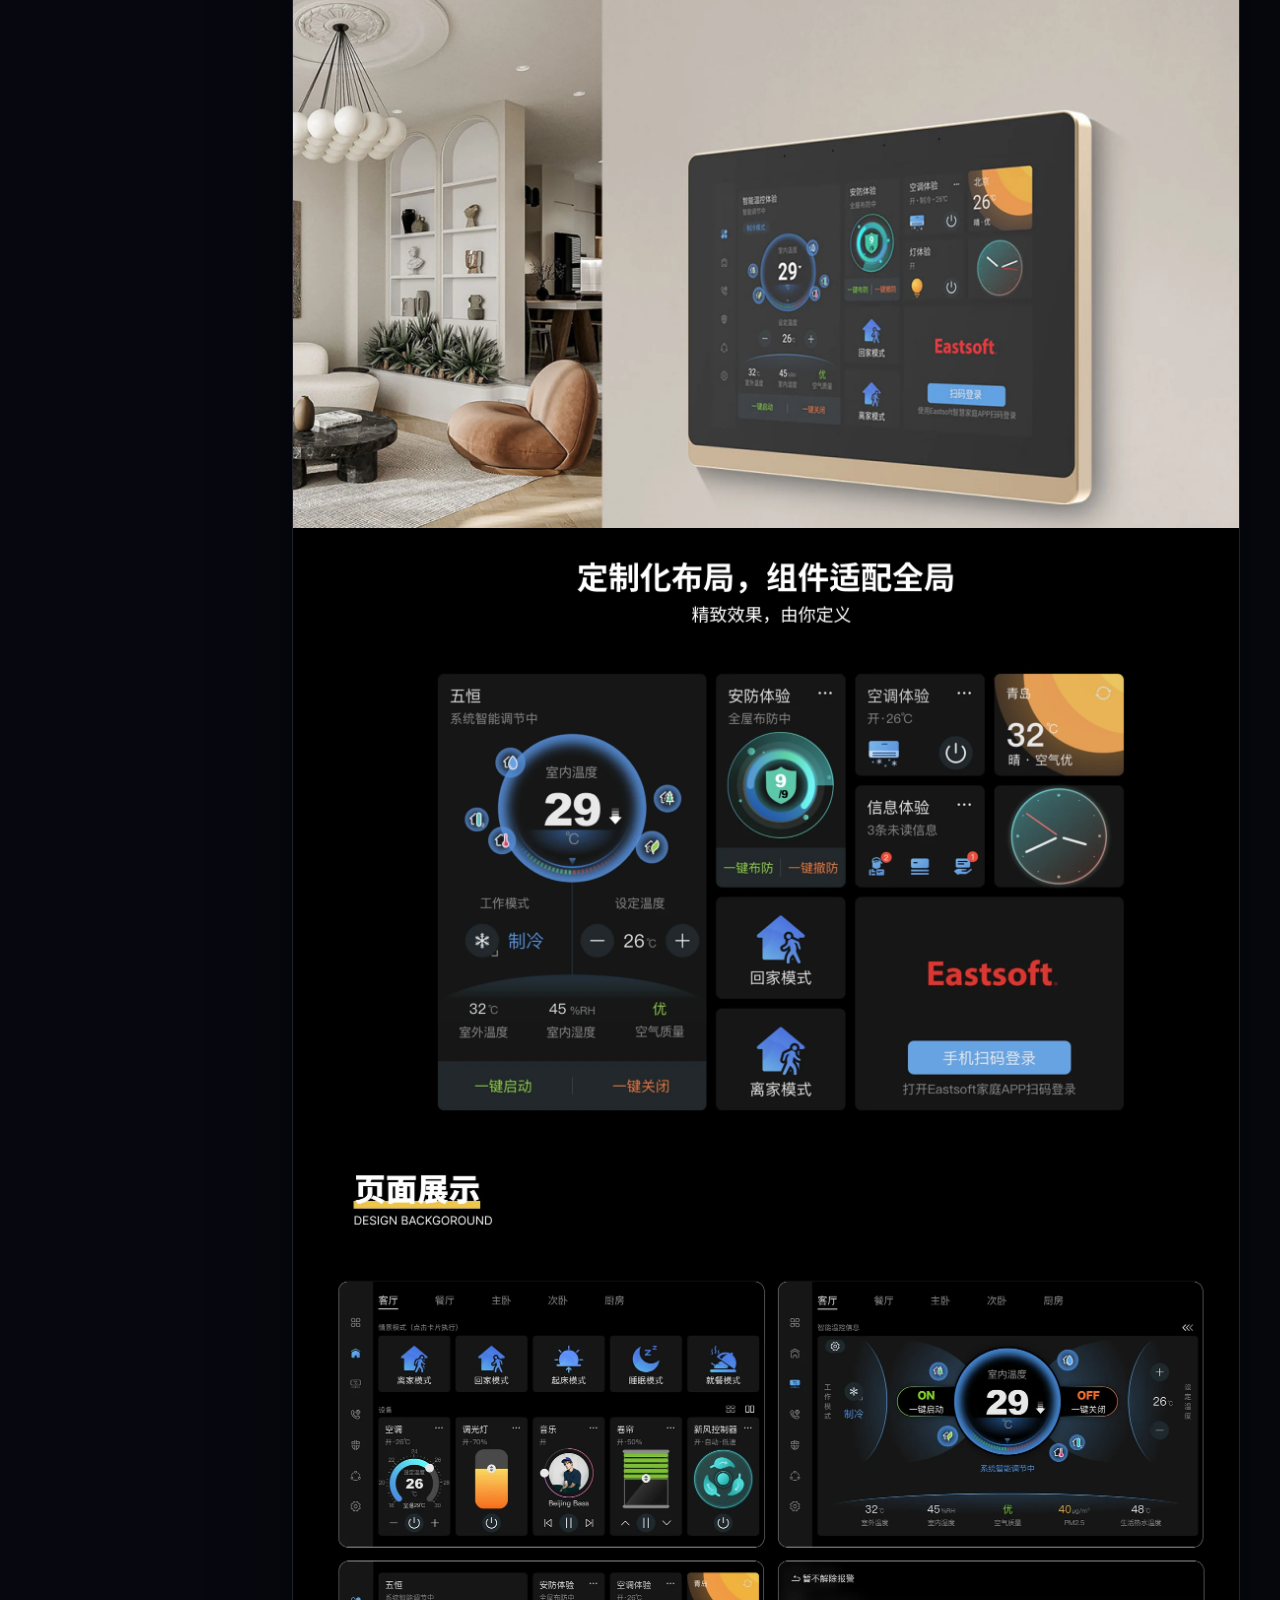
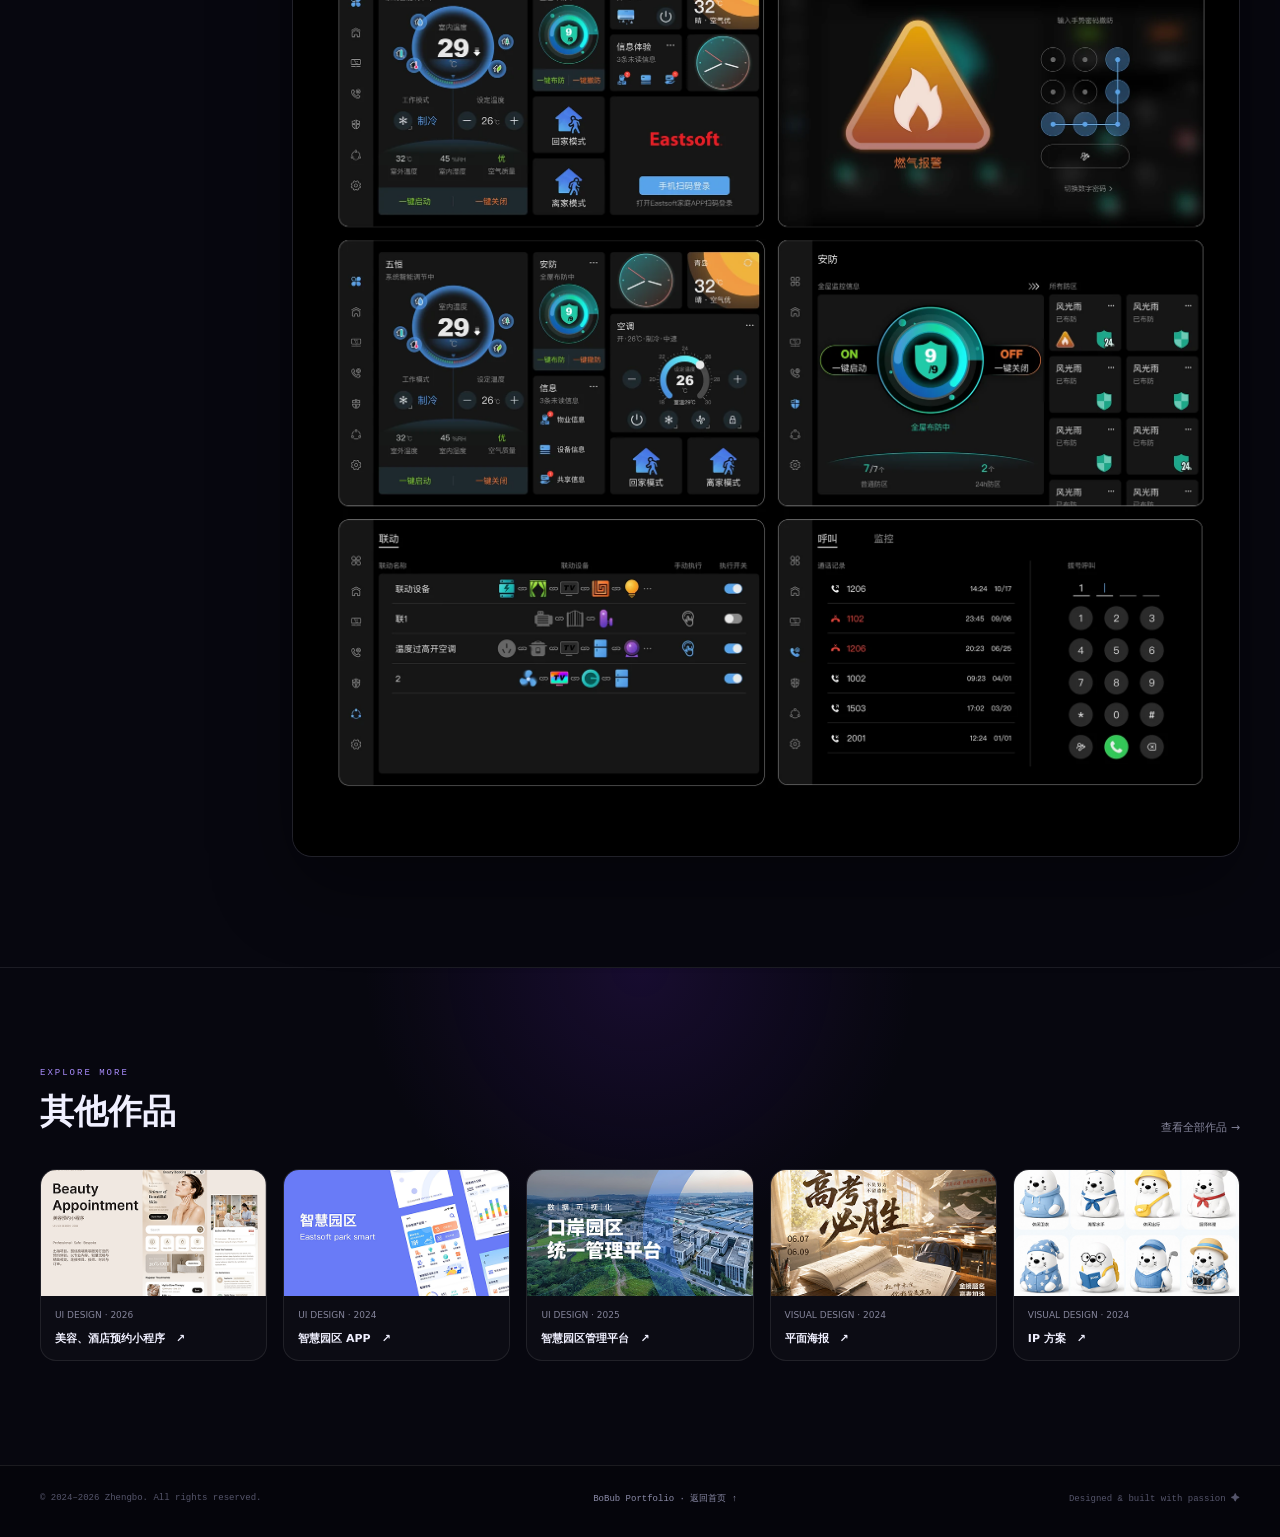
<file: tablet-gateway.html>
<!doctype html><html lang="zh-CN"><head><meta charset="UTF-8"><meta name="viewport" content="width=device-width,initial-scale=1"><title>Eastsoft 平板网关 — BoBub</title><link rel="stylesheet" href="detail.css?v=layout-2"></head><body id="top"><header class="detail-header"><div class="detail-header-inner"><a class="detail-brand" href="index.html#home"><b>B</b><span>BoBub</span></a><nav class="detail-site-nav"><a href="index.html#home">首页</a><a class="active" href="index.html#projects">作品</a><a href="index.html#about">关于</a><a href="index.html#contact">联系</a></nav><a class="detail-back" href="index.html#projects">← 返回作品</a></div></header><section class="project-hero"><div><small>UI DESIGN · 03 / 2024</small><h1>Eastsoft<br>平板网关</h1></div><p>为家庭与商业空间打造的触控终端界面，以清晰的状态反馈和高效控制路径统一照明、环境与设备管理。</p></section><div class="detail-layout"><aside class="project-sidebar"><small>PROJECT INFO</small><dl><div><dt>项目类型</dt><dd>触控终端界面</dd></div><div><dt>设计角色</dt><dd>UI / 交互设计</dd></div><div><dt>核心内容</dt><dd>设备控制、场景联动、状态监测</dd></div><div><dt>完成时间</dt><dd>2024</dd></div></dl><a href="#related">浏览其他作品 ↓</a></aside><main class="detail-content detail-images"><img src="assets/平板网关作品集/平板网关1.webp" alt="平板网关设计 1"><img src="assets/平板网关作品集/平板网关2.webp" alt="平板网关设计 2"><img src="assets/平板网关作品集/平板网关3.webp" alt="平板网关设计 3"><img src="assets/平板网关作品集/平板网关4.webp" alt="平板网关设计 4"><img src="assets/平板网关作品集/平板网关5.webp" alt="平板网关设计 5"><img src="assets/平板网关作品集/平板网关6.webp" alt="平板网关设计 6"></main></div><div id="related-anchor"></div><a class="back-top" href="#top" aria-label="返回顶部">↑</a><script src="detail-related.js?v=layout-2"></script></body></html>
</file>
<file: style.css>
:root{--bg:#07070f;--text:#f0f0ff;--muted:#77778f;--purple:#8b5cf6;--line:rgba(255,255,255,.08)}*{box-sizing:border-box}html{scroll-behavior:smooth}body{margin:0;background:var(--bg);color:var(--text);font-family:Inter,"PingFang SC",system-ui,sans-serif}a{color:inherit;text-decoration:none}header{height:74px;border-bottom:1px solid var(--line);display:flex;align-items:center;padding:0 max(24px,calc((100% - 1152px)/2));position:fixed;top:0;width:100%;z-index:20;background:rgba(7,7,15,.8);backdrop-filter:blur(18px)}.brand{font-size:14px;font-weight:700}.brand b{display:inline-grid;place-items:center;background:#6d28d9;border-radius:50%;width:28px;height:28px;margin-right:8px}nav{display:flex;gap:40px;margin:auto;color:#77778f;font-size:12px}nav a:hover{color:#fff}.actions{display:flex;gap:10px}.actions a,.hero-buttons a{border:1px solid var(--line);padding:11px 22px;border-radius:24px;font-size:12px}.primary{background:linear-gradient(135deg,#7c3aed,#5b21b6)!important;border:0!important;box-shadow:0 0 28px #6d28d966}.menu{display:none;margin-left:auto;background:none;border:0;color:white;font-size:20px}.hero{height:930px;padding-top:215px;text-align:center;position:relative;overflow:hidden}.hero h1{font-size:68px;line-height:1.1;letter-spacing:-3px;margin:35px 0 24px}.hero em,.contact em{font-style:normal;color:#a78bfa}.hero p,.contact p,.about p{color:var(--muted);line-height:1.8;font-size:14px}.available{display:inline-block;color:#a78bfa;border:1px solid #7c3aed55;border-radius:18px;padding:7px 14px;font:10px monospace;letter-spacing:2px}.hero-buttons{display:flex;justify-content:center;gap:16px;margin:42px}.socials{display:flex;justify-content:center;gap:13px}.socials button{border:1px solid var(--line);background:none;color:#77778f;border-radius:50%;width:34px;height:34px}.scroll{position:absolute;bottom:50px;left:50%;color:#292938;font-size:10px}.orb{position:absolute;border-radius:50%;background:radial-gradient(circle at 30% 30%,#b4a24c,#7013bd 45%,#2d0d75);filter:saturate(1.2);z-index:-1}.one{width:170px;height:170px;left:7%;top:115px}.two{width:480px;height:310px;right:12%;top:40px;border-radius:40% 60% 50% 55%;opacity:.8}.three{width:155px;height:155px;right:4%;top:88px}.work,.about,.motion{max-width:1152px;margin:auto;padding:100px 0}.section-head{display:flex;align-items:end;justify-content:space-between}.section-head small,.about small,.motion small,.contact small{color:#a78bfa;font:10px monospace;letter-spacing:2px}.section-head h2,.motion h2{font-size:40px;margin:12px 0 0}.section-head>a{color:var(--muted);font-size:12px}.grid{display:grid;grid-template-columns:repeat(4,1fr);gap:20px;margin-top:48px}.card{border:1px solid var(--line);border-radius:20px;overflow:hidden;background:rgba(255,255,255,.02);transition:.3s}.card:hover{transform:translateY(-8px);border-color:#8b5cf688;box-shadow:0 18px 40px #000}.card img{width:100%;height:195px;object-fit:cover;display:block}.card-body{padding:16px 18px}.card small{font:10px monospace;color:var(--muted);letter-spacing:1px}.card h3{font-size:13px;margin:7px 0}.about{max-width:none;border-top:1px solid var(--line);border-bottom:1px solid var(--line);padding-left:max(24px,calc((100% - 1152px)/2));padding-right:max(24px,calc((100% - 1152px)/2));background:radial-gradient(circle at 70% 40%,#24154a44,transparent 28%)}.about h2{font-size:40px;line-height:1.25}.about p{max-width:1050px}.skill{margin-top:28px;font-size:12px}.skill span{float:right;color:#a78bfa}.bar{height:3px;background:#171722;margin-top:10px}.bar i{display:block;height:100%;background:linear-gradient(90deg,#a78bfa,#7c3aed)}.motion-grid{display:grid;grid-template-columns:repeat(3,1fr);gap:20px;margin-top:50px}.motion article{padding:35px 30px;border-radius:20px;background:linear-gradient(135deg,#28155a,#272278);min-height:215px}.motion article:nth-child(3){background:linear-gradient(135deg,#073e31,#102b38)}.motion i{font-size:32px;color:#a78bfa}.motion h3{font-size:14px;margin-top:28px}.motion p{color:#999;font-size:12px}.motion button{background:none;border:0;color:#a78bfa;padding:0;cursor:pointer}.contact{text-align:center;padding:110px 24px 30px;border-top:1px solid var(--line)}.contact h2{font-size:48px;margin:20px}.contact .primary{display:inline-block;padding:14px 28px;border-radius:24px;margin:25px}footer{max-width:640px;margin:65px auto 0;padding-top:25px;border-top:1px solid var(--line);display:flex;justify-content:space-between;color:#55556b;font:9px monospace}
@media(max-width:900px){.grid{grid-template-columns:repeat(2,1fr)}.work,.motion{padding-left:24px;padding-right:24px}.hero h1{font-size:52px}.orb.two{right:-150px}.motion-grid{grid-template-columns:1fr}nav{gap:18px}.actions{display:none}}
@media(max-width:600px){header{height:62px}.menu{display:block}nav{display:none;position:absolute;top:62px;left:0;width:100%;background:#0d0d18;padding:24px;flex-direction:column}nav.open{display:flex}.hero{height:760px;padding:170px 20px 0}.hero h1{font-size:39px;letter-spacing:-2px}.hero p br{display:none}.one{width:90px;height:90px;left:-20px}.two{width:300px;height:220px;right:-130px}.three{display:none}.grid{grid-template-columns:1fr}.card img{height:220px}.section-head h2,.about h2,.motion h2{font-size:32px}.work,.about,.motion{padding-top:70px;padding-bottom:70px}.contact h2{font-size:36px}footer{flex-direction:column;gap:12px}.hero-buttons{margin:34px 0}.section-head>a{display:none}}

/* Hero motion */
.hero{--mx:0px;--my:0px;isolation:isolate}.hero:after{content:"";position:absolute;inset:auto 0 0;height:38%;z-index:-1;background:linear-gradient(180deg,transparent,var(--bg));pointer-events:none}.hero-glow{position:absolute;width:720px;height:720px;left:50%;top:44%;z-index:-3;transform:translate(-50%,-50%);background:radial-gradient(circle,#6d28d91f 0,transparent 64%);animation:glow-breathe 7s ease-in-out infinite}.hero-orbits{position:absolute;inset:0;z-index:-2;transform:translate3d(calc(var(--mx)*-.12),calc(var(--my)*-.12),0);transition:transform .45s ease-out;pointer-events:none}.hero-orbits i{position:absolute;border:1px solid rgba(167,139,250,.12);border-radius:50%;width:670px;height:230px;left:50%;top:405px;transform:translate(-50%,-50%) rotate(-9deg);animation:orbit-turn 26s linear infinite}.hero-orbits i:after{content:"";position:absolute;width:6px;height:6px;right:74px;top:24px;border-radius:50%;background:#a78bfa;box-shadow:0 0 18px #8b5cf6}.hero-orbits i:nth-child(2){width:870px;height:330px;top:390px;opacity:.5;animation-direction:reverse;animation-duration:34s}.hero h1{position:relative}.hero h1 em{background:linear-gradient(100deg,#a78bfa 10%,#ddd6fe 48%,#8b5cf6 78%);background-size:220% 100%;color:transparent;background-clip:text;-webkit-background-clip:text;animation:title-shine 6s ease-in-out 1.2s infinite}.available{display:inline-flex;align-items:center;gap:8px;background:#0b071a8c;box-shadow:inset 0 0 18px #7c3aed12}.available i{width:5px;height:5px;border-radius:50%;background:#a78bfa;box-shadow:0 0 0 0 #a78bfa99;animation:status-pulse 2s ease-out infinite}.hero-buttons a{transition:transform .25s ease,border-color .25s ease,box-shadow .25s ease}.hero-buttons a:hover{transform:translateY(-3px);border-color:#8b5cf688}.hero-buttons .primary:hover{box-shadow:0 10px 38px #6d28d988}.socials button{cursor:pointer;transition:color .25s ease,border-color .25s ease,transform .25s ease,background .25s ease}.socials button:hover{color:#fff;border-color:#8b5cf688;background:#8b5cf614;transform:translateY(-3px) rotate(6deg)}.scroll{transform:translateX(-50%);letter-spacing:2px}.scroll i{display:inline-block;font-style:normal;animation:scroll-cue 1.8s ease-in-out infinite}.orb{will-change:transform,border-radius}.one{animation:orb-float-one 8s ease-in-out infinite}.two{animation:orb-float-two 11s ease-in-out infinite}.three{animation:orb-float-three 9s ease-in-out -2s infinite}.hero.motion-ready .available,.hero.motion-ready h1,.hero.motion-ready>p,.hero.motion-ready .hero-buttons,.hero.motion-ready .socials,.hero.motion-ready .scroll{animation:hero-reveal .85s cubic-bezier(.2,.7,.2,1) both}.hero.motion-ready h1{animation-delay:.1s}.hero.motion-ready>p{animation-delay:.2s}.hero.motion-ready .hero-buttons{animation-delay:.3s}.hero.motion-ready .socials{animation-delay:.42s}.hero.motion-ready .scroll{animation-delay:.62s}
@keyframes hero-reveal{from{opacity:0;transform:translateY(22px);filter:blur(8px)}to{opacity:1;transform:translateY(0);filter:blur(0)}}@keyframes title-shine{0%,35%{background-position:100% 0}70%,100%{background-position:-100% 0}}@keyframes status-pulse{0%{box-shadow:0 0 0 0 #a78bfa88}65%,100%{box-shadow:0 0 0 7px transparent}}@keyframes glow-breathe{50%{opacity:.55;transform:translate(-50%,-50%) scale(1.12)}}@keyframes orbit-turn{to{transform:translate(-50%,-50%) rotate(351deg)}}@keyframes orb-float-one{50%{transform:translate3d(calc(var(--mx)*.28),calc(22px + var(--my)*.28),0) rotate(8deg);border-radius:56% 44% 48% 52%}}@keyframes orb-float-two{50%{transform:translate3d(calc(var(--mx)*.16),calc(18px + var(--my)*.16),0) rotate(-5deg);border-radius:54% 46% 58% 42%}}@keyframes orb-float-three{50%{transform:translate3d(calc(var(--mx)*.36),calc(-18px + var(--my)*.36),0) rotate(9deg);border-radius:44% 56% 53% 47%}}@keyframes scroll-cue{50%{transform:translateY(7px);color:#a78bfa}}
@media(max-width:600px){.hero-orbits i{width:460px;top:350px}.hero-orbits i:nth-child(2){width:620px;height:250px;top:340px}.hero-glow{width:460px;height:460px}}
@media(prefers-reduced-motion:reduce){html{scroll-behavior:auto}.hero *,.hero *:before,.hero *:after{animation-duration:.01ms!important;animation-iteration-count:1!important;transition-duration:.01ms!important}.hero-orbits{display:none}}
.hero.motion-ready .scroll{animation-name:hero-reveal-scroll}@keyframes hero-reveal-scroll{from{opacity:0;transform:translate(-50%,22px);filter:blur(8px)}to{opacity:1;transform:translate(-50%,0);filter:blur(0)}}

/* Keep the main hero sphere perfectly circular at every animation frame. */
.two{width:400px;height:400px;border-radius:50%}
@keyframes orb-float-two{0%,100%{border-radius:50%}50%{transform:translate3d(calc(var(--mx)*.16),calc(18px + var(--my)*.16),0) rotate(-5deg);border-radius:50%}}
@media(max-width:600px){.two{width:280px;height:280px}}

/* Contact QR card */
.wechat-card{width:min(520px,100%);margin:34px auto 0;padding:18px;display:flex;align-items:center;gap:24px;text-align:left;border:1px solid rgba(139,92,246,.35);border-radius:24px;background:linear-gradient(135deg,rgba(139,92,246,.12),rgba(255,255,255,.025));box-shadow:0 22px 65px rgba(0,0,0,.32),inset 0 1px rgba(255,255,255,.06)}.wechat-qr{width:156px;aspect-ratio:1;flex:0 0 auto;padding:8px;overflow:hidden;border-radius:17px;background:#fff}.wechat-qr img{width:100%;height:100%;display:block;object-fit:cover;object-position:center 62%;border-radius:10px}.wechat-copy{display:flex;flex-direction:column;align-items:flex-start}.wechat-copy>span{color:#a78bfa;font:10px monospace;letter-spacing:2px}.wechat-copy strong{margin-top:9px;font-size:20px}.wechat-copy small{margin-top:10px;color:var(--muted);font-size:12px}.wechat-card:hover{border-color:rgba(139,92,246,.65);transform:translateY(-3px);box-shadow:0 28px 75px rgba(0,0,0,.4),0 0 35px rgba(109,40,217,.15);transition:.3s ease}
@media(max-width:600px){.wechat-card{max-width:310px;padding:18px;flex-direction:column;text-align:center;gap:16px}.wechat-qr{width:190px}.wechat-copy{align-items:center}.wechat-copy strong{font-size:18px}}
.wechat-card{width:min(580px,100%)}.wechat-qr{width:210px;aspect-ratio:840/1000;padding:0}.wechat-qr img{object-fit:contain;object-position:center}
@media(max-width:600px){.wechat-qr{width:220px}}

/* Site-wide motion and interaction polish */
body{--cursor-x:50vw;--cursor-y:20vh;background-color:var(--bg);background-image:radial-gradient(560px circle at var(--cursor-x) var(--cursor-y),rgba(109,40,217,.075),transparent 58%),linear-gradient(rgba(255,255,255,.012) 1px,transparent 1px),linear-gradient(90deg,rgba(255,255,255,.012) 1px,transparent 1px);background-size:auto,54px 54px,54px 54px;background-attachment:fixed}.page-progress{position:fixed;left:0;top:0;width:100%;height:2px;z-index:40;transform:scaleX(0);transform-origin:left;background:linear-gradient(90deg,#7c3aed,#c4b5fd,#8b5cf6);box-shadow:0 0 16px #8b5cf6;pointer-events:none}header{transition:height .35s ease,background .35s ease,box-shadow .35s ease,border-color .35s ease}header.scrolled{height:64px;background:rgba(7,7,15,.92);border-color:rgba(139,92,246,.18);box-shadow:0 12px 45px rgba(0,0,0,.28)}nav a{position:relative;transition:color .25s ease}nav a:after{content:"";position:absolute;left:0;right:0;bottom:-12px;height:1px;transform:scaleX(0);background:#a78bfa;box-shadow:0 0 8px #8b5cf6;transition:transform .3s ease}nav a.active{color:#fff}nav a.active:after{transform:scaleX(1)}.reveal-item{opacity:0;transform:translateY(34px);filter:blur(8px);transition:opacity .75s cubic-bezier(.2,.7,.2,1),transform .75s cubic-bezier(.2,.7,.2,1),filter .75s ease;transition-delay:var(--delay,0ms)}.reveal-item.is-visible{opacity:1;transform:translateY(0);filter:blur(0)}.card{--spot-x:50%;--spot-y:50%;position:relative;isolation:isolate;transition:transform .4s cubic-bezier(.2,.8,.2,1),border-color .3s ease,box-shadow .4s ease}.card:before{content:"";position:absolute;inset:0;z-index:1;pointer-events:none;opacity:0;background:radial-gradient(260px circle at var(--spot-x) var(--spot-y),rgba(167,139,250,.2),transparent 58%);transition:opacity .35s ease}.card:hover:before{opacity:1}.card:hover{transform:translateY(-10px) scale(1.012);box-shadow:0 24px 55px rgba(0,0,0,.48),0 0 0 1px rgba(139,92,246,.15)}.card img{transition:transform .7s cubic-bezier(.2,.8,.2,1),filter .5s ease}.card:hover img{transform:scale(1.065);filter:saturate(1.08) contrast(1.04)}.card-body{position:relative;z-index:2;background:linear-gradient(180deg,rgba(7,7,15,.15),rgba(7,7,15,.86))}.card h3{transition:color .3s ease,transform .3s ease}.card:hover h3{color:#c4b5fd;transform:translateX(3px)}.section-head>a{transition:color .25s ease,transform .25s ease}.section-head>a:hover{color:#c4b5fd;transform:translateX(4px)}.skill .bar{overflow:hidden}.skill .bar i{transform:scaleX(0);transform-origin:left;transition:transform 1.15s cubic-bezier(.2,.8,.2,1) .18s;box-shadow:0 0 12px #8b5cf6}.skill.is-visible .bar i{transform:scaleX(1)}.about h2,.contact h2{background:linear-gradient(105deg,#fff 12%,#a78bfa 48%,#fff 82%);background-size:220% 100%;background-position:100% 0;color:transparent;background-clip:text;-webkit-background-clip:text}.about h2.is-visible,.contact h2.is-visible{animation:section-title-shine 1.8s ease .15s both}.wechat-card.is-visible{animation:qr-float 5s ease-in-out 1s infinite}.wechat-card:hover{animation-play-state:paused}.brand b{transition:transform .45s cubic-bezier(.2,.8,.2,1),box-shadow .35s ease}.brand:hover b{transform:rotate(-12deg) scale(1.1);box-shadow:0 0 24px #7c3aed}.primary{transition:transform .25s ease,box-shadow .3s ease,filter .3s ease}.primary:hover{filter:brightness(1.12)}@keyframes section-title-shine{to{background-position:-100% 0}}@keyframes qr-float{0%,100%{transform:translateY(0)}50%{transform:translateY(-7px)}}
@media(max-width:600px){body{background-size:auto,38px 38px,38px 38px}.reveal-item{transform:translateY(22px)}header.scrolled{height:58px}.card:hover{transform:translateY(-5px)}}
@media(prefers-reduced-motion:reduce){.page-progress,.reveal-item,.card,.card img,.skill .bar i,.wechat-card{animation:none!important;transition:none!important}.reveal-item{opacity:1;transform:none;filter:none}.skill .bar i{transform:none}.wechat-card.is-visible{animation:none!important}}

/* Preserve all text and interface details inside project cover images. */
.card img{height:195px;object-fit:contain;object-position:center;background:radial-gradient(circle at 50% 45%,rgba(139,92,246,.1),transparent 62%),#0b0b14}
.card:hover img{transform:scale(1.018);filter:saturate(1.05) contrast(1.02)}
@media(max-width:600px){.card img{height:240px}}

/* Center the two selected visual-design projects. */
#visual-grid{grid-template-columns:repeat(2,minmax(0,380px));justify-content:center;gap:24px}
#visual-grid .card img{height:270px}
@media(max-width:900px){#visual-grid{grid-template-columns:repeat(2,minmax(0,1fr))}}
@media(max-width:600px){#visual-grid{grid-template-columns:1fr;max-width:420px;margin-left:auto;margin-right:auto}#visual-grid .card img{height:300px}}

/* Merged portfolio grid: visual projects are revealed on demand. */
.all-projects{padding:0;border:0;background:none;color:var(--muted);font:12px inherit;cursor:pointer;transition:color .25s ease,transform .25s ease}.all-projects:hover{color:#c4b5fd;transform:translateX(4px)}.extra-project{display:none}.grid.show-all{grid-template-columns:repeat(3,minmax(0,1fr))}.grid.show-all .extra-project{display:block;animation:project-unfold .65s cubic-bezier(.2,.8,.2,1) both}.grid.show-all .extra-project:nth-last-child(1){animation-delay:.08s}@keyframes project-unfold{from{opacity:0;transform:translateY(28px) scale(.97);filter:blur(6px)}to{opacity:1;transform:none;filter:none}}
@media(max-width:900px){.grid.show-all{grid-template-columns:repeat(2,minmax(0,1fr))}}
@media(max-width:600px){.all-projects{display:block}.grid.show-all{grid-template-columns:1fr}.grid.show-all .extra-project .card img{height:240px}}
@media(prefers-reduced-motion:reduce){.grid.show-all .extra-project{animation:none}}
</file>
<file: detail.css>
:root{--bg:#07070f;--panel:#0d0d18;--text:#f0f0ff;--muted:#85859b;--purple:#a78bfa;--line:rgba(255,255,255,.085)}
*{box-sizing:border-box}
html{scroll-behavior:smooth;background:var(--bg)}
body{margin:0;background:radial-gradient(circle at 72% 8%,rgba(76,29,149,.18),transparent 25%),var(--bg);color:var(--text);font-family:Inter,"Plus Jakarta Sans","PingFang SC",system-ui,sans-serif}
a{color:inherit;text-decoration:none}
.detail-header{height:72px;position:sticky;top:0;z-index:30;border-bottom:1px solid var(--line);background:rgba(7,7,15,.86);backdrop-filter:blur(20px)}
.detail-header-inner{width:min(1200px,calc(100% - 48px));height:100%;margin:auto;display:flex;align-items:center}
.detail-brand{display:flex;align-items:center;gap:9px;font-size:13px;font-weight:750}
.detail-brand b{width:29px;height:29px;display:grid;place-items:center;border-radius:50%;background:linear-gradient(135deg,#8b5cf6,#5b21b6);box-shadow:0 0 22px rgba(109,40,217,.45)}
.detail-site-nav{display:flex;gap:34px;margin:auto;color:#77778f;font-size:11px}
.detail-site-nav a{position:relative;transition:.25s}
.detail-site-nav a:hover,.detail-site-nav a.active{color:#fff}
.detail-site-nav a.active:after{content:"";position:absolute;left:0;right:0;bottom:-12px;height:1px;background:var(--purple);box-shadow:0 0 8px #8b5cf6}
.detail-back{padding:9px 15px;border:1px solid var(--line);border-radius:22px;color:#c7c7d8;font-size:11px;transition:.25s}
.detail-back:hover{color:var(--purple);border-color:rgba(167,139,250,.5);transform:translateX(-3px)}
.project-hero{width:min(1200px,calc(100% - 48px));margin:auto;padding:92px 0 76px;display:grid;grid-template-columns:minmax(0,1.15fr) minmax(280px,.85fr);gap:70px;align-items:end;border-bottom:1px solid var(--line)}
.project-hero small,.project-sidebar>small,.related small{color:var(--purple);font:9px ui-monospace,monospace;letter-spacing:2px}
.project-hero h1{font-size:clamp(46px,6vw,78px);line-height:1.02;letter-spacing:-3px;margin:18px 0 0}
.project-hero p{max-width:500px;margin:0 0 7px;color:var(--muted);font-size:14px;line-height:1.9}
.detail-layout{width:min(1200px,calc(100% - 48px));margin:48px auto 110px;display:grid;grid-template-columns:220px minmax(0,1fr);gap:32px;align-items:start}
.project-sidebar{position:sticky;top:104px;padding:23px;border:1px solid var(--line);border-radius:18px;background:linear-gradient(145deg,rgba(139,92,246,.09),rgba(255,255,255,.018));box-shadow:0 18px 50px rgba(0,0,0,.22)}
.project-sidebar dl{margin:22px 0 24px}
.project-sidebar dl div{padding:13px 0;border-bottom:1px solid var(--line)}
.project-sidebar dt{color:#66667d;font-size:9px;letter-spacing:1px;margin-bottom:6px}
.project-sidebar dd{margin:0;color:#d7d7e4;font-size:11px;line-height:1.55}
.project-sidebar>a{display:inline-block;color:var(--purple);font-size:10px;transition:.25s}
.project-sidebar>a:hover{transform:translateY(3px)}
.detail-content{min-width:0;overflow:hidden;border:1px solid var(--line);border-radius:20px;background:#0c0c15;box-shadow:0 28px 80px rgba(0,0,0,.38)}
.detail-images{line-height:0}
.detail-images img{display:block;width:100%;height:auto;margin:0;padding:0}
.related{padding:92px 24px 104px;border-top:1px solid var(--line);background:radial-gradient(circle at 50% 0,rgba(76,29,149,.24),transparent 34%),var(--bg)}
.related-inner{width:min(1200px,100%);margin:auto}
.related-head{display:flex;align-items:end;justify-content:space-between;margin-bottom:34px}
.related h2{font-size:34px;margin:10px 0 0}
.related-head>a{color:var(--muted);font-size:11px;transition:.25s}
.related-head>a:hover{color:var(--purple);transform:translateX(3px)}
.related-grid{display:grid;grid-template-columns:repeat(5,minmax(0,1fr));gap:16px}
.related-card{display:block;border:1px solid var(--line);border-radius:16px;overflow:hidden;background:rgba(255,255,255,.025);transition:transform .35s cubic-bezier(.2,.8,.2,1),border-color .3s ease,box-shadow .35s ease}
.related-card:hover{transform:translateY(-7px);border-color:rgba(167,139,250,.48);box-shadow:0 20px 42px rgba(0,0,0,.42)}
.related-card img{display:block;width:100%;height:126px;object-fit:cover;transition:transform .6s ease}
.related-card:hover img{transform:scale(1.06)}
.related-card div{padding:14px}
.related-card span{display:block;color:var(--muted);font-size:9px;margin-bottom:7px}
.related-card strong{font-size:11px;line-height:1.4}
.detail-footer{border-top:1px solid var(--line);padding:26px 24px 32px;background:#05050b}
.detail-footer-inner{width:min(1200px,100%);margin:auto;display:flex;align-items:center;justify-content:space-between;color:#55556b;font:9px ui-monospace,monospace}
.detail-footer a{color:#8b8ba8;transition:.25s}.detail-footer a:hover{color:var(--purple)}
.back-top{position:fixed;right:20px;bottom:20px;width:42px;height:42px;z-index:20;display:grid;place-items:center;border:1px solid rgba(255,255,255,.1);border-radius:50%;background:rgba(21,16,34,.88);backdrop-filter:blur(12px);color:var(--purple);font-size:18px;box-shadow:0 8px 24px rgba(0,0,0,.5);transition:.25s}
.back-top:hover{transform:translateY(-4px);border-color:rgba(167,139,250,.5)}
.detail-reveal{opacity:0;transform:translateY(25px);filter:blur(6px);transition:opacity .7s ease,transform .7s cubic-bezier(.2,.8,.2,1),filter .7s ease;transition-delay:var(--delay,0ms)}
.detail-reveal.visible{opacity:1;transform:none;filter:none}
@media(max-width:980px){.detail-site-nav{gap:20px}.project-hero{grid-template-columns:1fr;gap:28px}.project-hero p{max-width:700px}.detail-layout{grid-template-columns:1fr}.project-sidebar{position:static;display:grid;grid-template-columns:auto 1fr auto;gap:24px;align-items:center}.project-sidebar dl{margin:0;display:grid;grid-template-columns:repeat(4,1fr);gap:14px}.project-sidebar dl div{padding:0;border:0}.related-grid{grid-template-columns:repeat(3,minmax(0,1fr))}}
@media(max-width:680px){.detail-header{height:62px}.detail-header-inner{width:calc(100% - 28px)}.detail-brand span,.detail-site-nav{display:none}.detail-back{margin-left:auto}.project-hero{width:calc(100% - 32px);padding:62px 0 48px}.project-hero h1{font-size:43px;letter-spacing:-2px}.project-hero p{font-size:13px}.detail-layout{width:calc(100% - 24px);margin:24px auto 70px;gap:18px}.project-sidebar{padding:19px;display:block}.project-sidebar dl{margin:18px 0;grid-template-columns:repeat(2,1fr);gap:16px}.detail-content{border-radius:12px}.related{padding:66px 16px 76px}.related h2{font-size:28px}.related-head>a{display:none}.related-grid{grid-template-columns:1fr}.related-card img{height:210px}.detail-footer-inner{flex-direction:column;gap:12px;text-align:center}.back-top{right:12px;bottom:12px}}
@media(prefers-reduced-motion:reduce){html{scroll-behavior:auto}.detail-reveal{opacity:1;transform:none;filter:none;transition:none}.related-card,.related-card img,.detail-back,.back-top{transition:none}}
.detail-content.detail-reveal{opacity:1;transform:none;filter:none;transition:none}
</file>
<file: poster.css>
.poster-intro{padding:86px max(24px,calc((100% - 1152px)/2)) 54px;background:radial-gradient(circle at 75% 20%,#40208055,transparent 30%),#07070f}.poster-intro small{color:#a78bfa;font:9px ui-monospace,monospace;letter-spacing:2px}.poster-intro h2{font-size:48px;line-height:1.08;letter-spacing:-1.5px;margin:15px 0}.poster-intro p{max-width:640px;color:#8b8ba8;font-size:13px;line-height:1.8}.poster-gallery{display:grid;grid-template-columns:repeat(2,minmax(0,1fr));gap:2px;padding:2px;background:#07070f}.poster-item{position:relative;margin:0;overflow:hidden;background:#10101a}.poster-item img{display:block;width:100%;height:auto}.poster-item figcaption{position:absolute;left:18px;bottom:18px;padding:8px 12px;border:1px solid #ffffff1f;border-radius:18px;background:#07070fcc;color:#f0f0ff;font-size:11px;backdrop-filter:blur(12px)}@media(max-width:700px){.poster-intro{padding:60px 20px 40px}.poster-intro h2{font-size:36px}.poster-gallery{grid-template-columns:1fr}.poster-item figcaption{left:12px;bottom:12px}}
</file>
